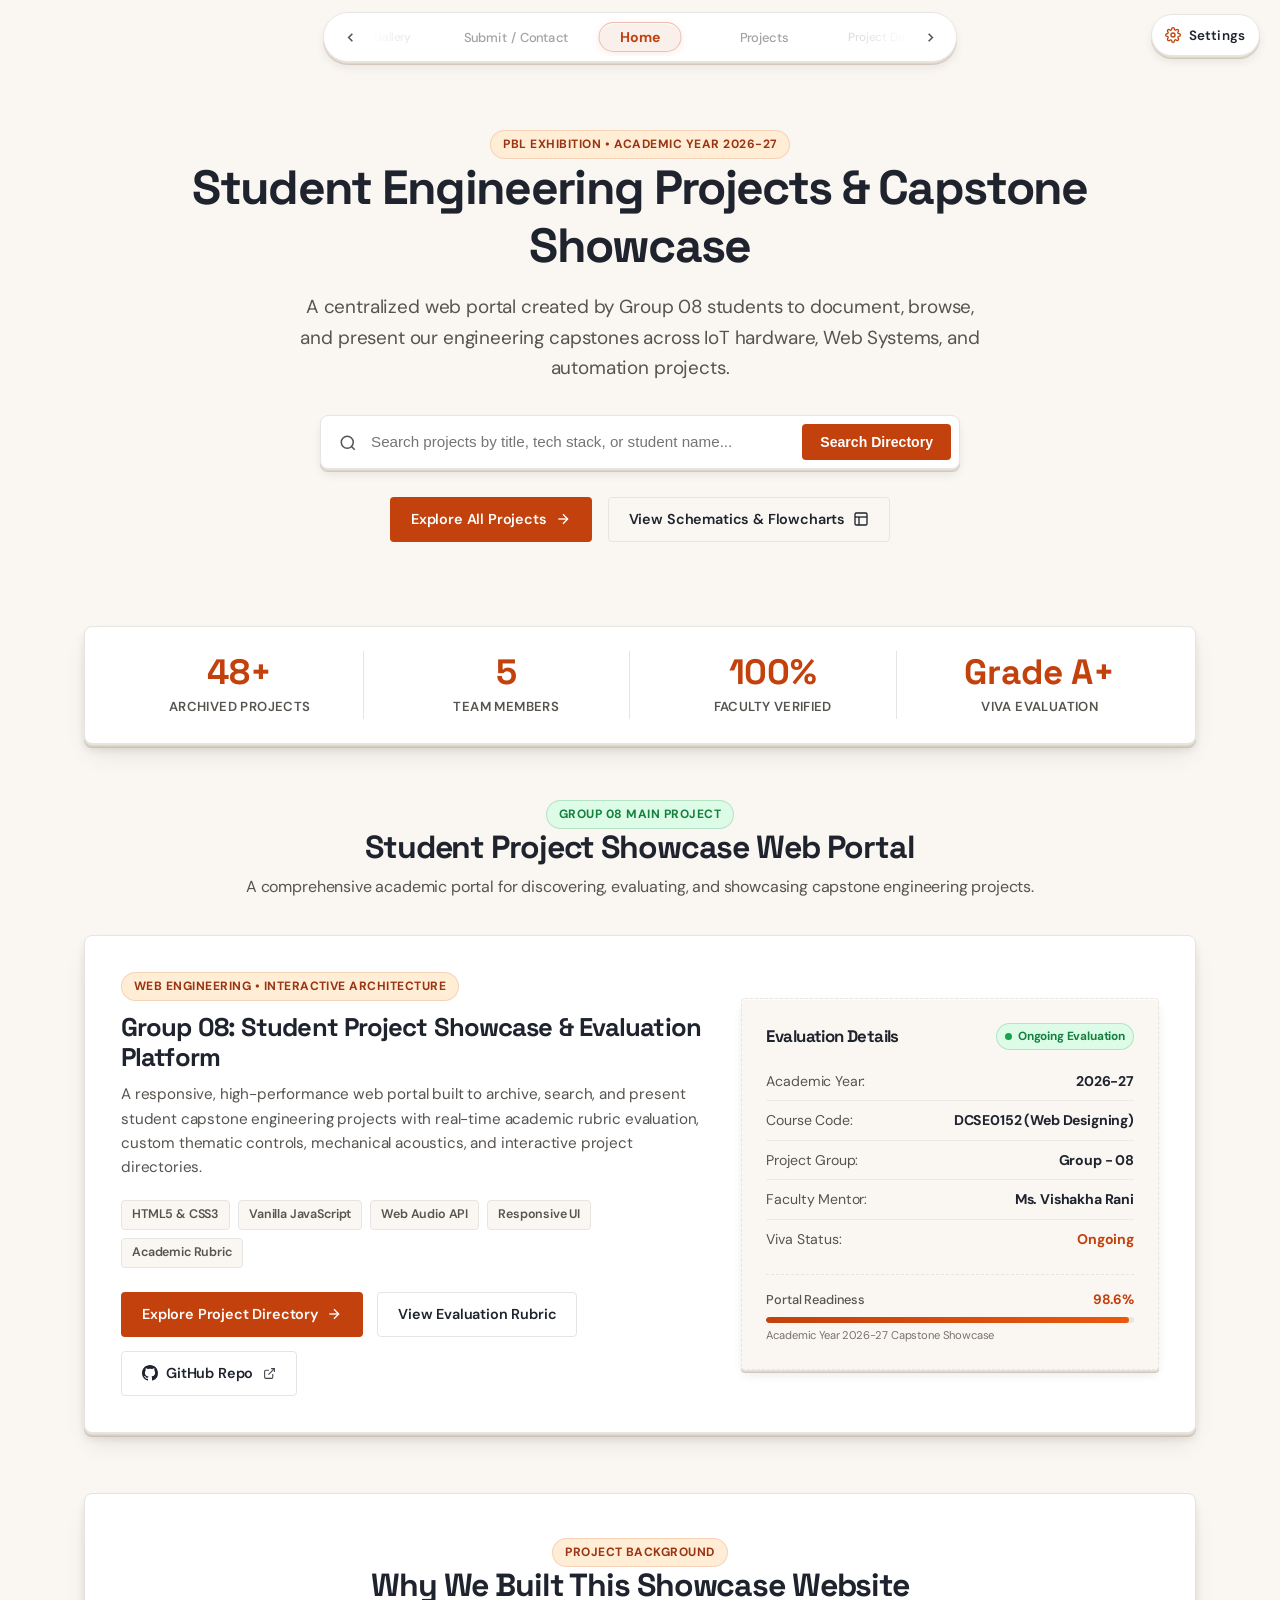
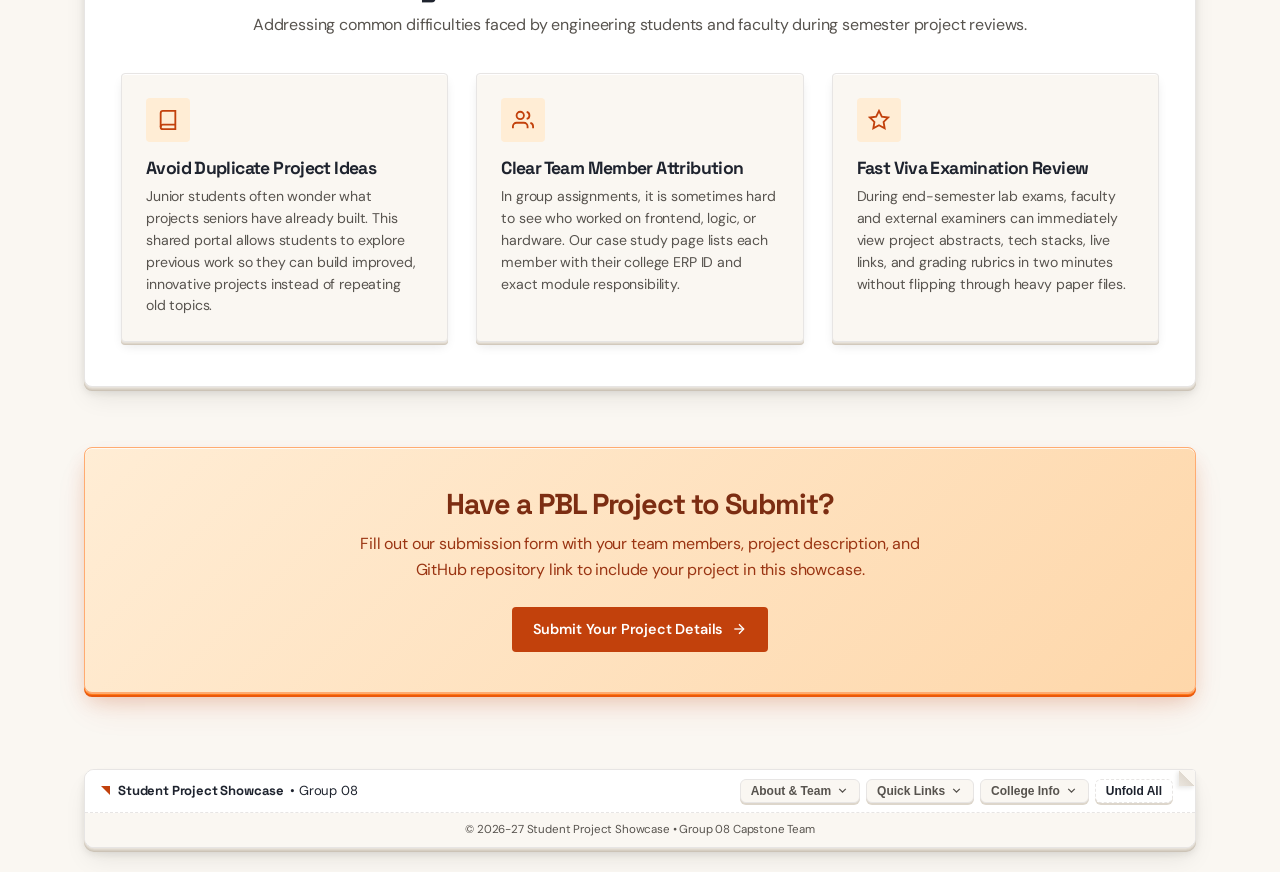
<file: index.html>
<!DOCTYPE html>
<html lang="en">
<head>
  <script>
    (function () {
      try {
        var theme = localStorage.getItem("site_theme") || "light";
        if (theme === "dark") {
          document.documentElement.setAttribute("data-theme", "dark");
        } else {
          document.documentElement.removeAttribute("data-theme");
        }
        var fontSize = localStorage.getItem("site_font_size");
        if (fontSize && fontSize !== "16") {
          document.documentElement.setAttribute("data-font-size", fontSize);
          document.documentElement.style.fontSize = fontSize + "px";
        }
        var fontPreset = localStorage.getItem("site_font_preset");
        if (fontPreset && fontPreset !== "architectural-lab") {
          document.documentElement.setAttribute("data-font-preset", fontPreset);
        }
      } catch (e) {}
    })();
  </script>
  <meta charset="UTF-8" />
  <meta name="viewport" content="width=device-width, initial-scale=1.0" />
  <title>Student Project Showcase | NIET Capstone Portal</title>
  <!-- Google Fonts: The Architectural Hardware Lab (Space Grotesk + DM Sans + Space Mono) -->
  <link rel="preconnect" href="https://fonts.googleapis.com" />
  <link rel="preconnect" href="https://fonts.gstatic.com" crossorigin />
  <link href="https://fonts.googleapis.com/css2?family=DM+Sans:ital,opsz,wght@0,9..40,400..700;1,9..40,400..700&family=Space+Grotesk:wght@400..700&family=Space+Mono:ital,wght@0,400;0,700;1,400;1,700&display=swap" rel="stylesheet" />
  <link rel="stylesheet" href="css/global.css" />
  <link rel="stylesheet" href="css/home.css" />
</head>
<body>
  <!-- Floating Navigation Bar (Pure Slider Feature Only) -->
  <header class="site-header">
    <div class="navbar">
      <!-- Mobile Bar Header (Shown only on small screens) -->
      <div class="mobile-nav-bar">
        <span class="mobile-current-page" id="mobileCurrentPage">Home</span>
        <button class="mobile-toggle" id="mobileNavToggle" aria-label="Toggle Navigation Menu" aria-expanded="false">
          <svg class="svg-icon" viewBox="0 0 24 24" width="20" height="20" fill="none" stroke="currentColor" stroke-width="2">
            <line x1="3" y1="12" x2="21" y2="12"></line>
            <line x1="3" y1="6" x2="21" y2="6"></line>
            <line x1="3" y1="18" x2="21" y2="18"></line>
          </svg>
        </button>
      </div>

      <!-- Pure Slider Navigation -->
      <nav class="nav-slider-nav" id="navSliderNav">
        <div class="mobile-slider-hint" aria-hidden="true">
          <span>Slide or tap to switch page</span>
        </div>

        <div class="nav-slider-container" id="navSliderContainer">
          <!-- Previous Page Button -->
          <button type="button" class="nav-arrow nav-arrow-prev" id="navSliderPrev" aria-label="Previous Page">
            <svg class="svg-icon" viewBox="0 0 24 24" width="15" height="15" fill="none" stroke="currentColor" stroke-width="2.5">
              <polyline points="15 18 9 12 15 6"></polyline>
            </svg>
          </button>

          <!-- Slider Viewport Window -->
          <div class="nav-slider-viewport" id="navSliderViewport" tabindex="0" aria-label="Page Slider Navigation">
            <div class="nav-slider-center-pill" id="navSliderCenterPill" aria-hidden="true"></div>

            <div class="nav-slider-track" id="navSliderTrack">
              <a href="index.html" class="nav-slider-item" data-index="0" data-page="index.html" draggable="false">Home</a>
              <a href="projects.html" class="nav-slider-item" data-index="1" data-page="projects.html" draggable="false">Projects</a>
              <a href="project-details.html" class="nav-slider-item" data-index="2" data-page="project-details.html" draggable="false">Project Details</a>
              <a href="gallery.html" class="nav-slider-item" data-index="3" data-page="gallery.html" draggable="false">Gallery</a>
              <a href="contact.html" class="nav-slider-item" data-index="4" data-page="contact.html" draggable="false">Submit / Contact</a>
            </div>
          </div>

          <!-- Next Page Button -->
          <button type="button" class="nav-arrow nav-arrow-next" id="navSliderNext" aria-label="Next Page">
            <svg class="svg-icon" viewBox="0 0 24 24" width="15" height="15" fill="none" stroke="currentColor" stroke-width="2.5">
              <polyline points="9 18 15 12 9 6"></polyline>
            </svg>
          </button>
        </div>

        <!-- Mobile Drawer Academic Metadata Card (Visible only inside mobile hamburger) -->
        <div class="mobile-drawer-academic-card" aria-label="Academic Information">
          <div class="drawer-academic-header">
            <div class="drawer-brand-wrap">
              <div class="drawer-brand-seal" aria-hidden="true">E</div>
              <span class="drawer-brand-title">Student Showcase</span>
            </div>
            <span class="drawer-badge-live">AY 2026-27 ONGOING</span>
          </div>

          <div class="drawer-chips-cluster">
            <div class="drawer-chip-item">
              <svg class="svg-icon" viewBox="0 0 24 24" width="13" height="13" fill="none" stroke="currentColor" stroke-width="2.2">
                <path d="M12 2L2 7l10 5 10-5-10-5z"></path>
                <path d="M2 17l10 5 10-5"></path>
                <path d="M2 12l10 5 10-5"></path>
              </svg>
              <div class="drawer-chip-text">
                <span><strong>NIET</strong> Greater Noida</span>
                <span class="drawer-chip-sub" style="color:var(--text-muted);">&bull; Autonomous</span>
              </div>
            </div>

            <div class="drawer-chip-item">
              <svg class="svg-icon" viewBox="0 0 24 24" width="13" height="13" fill="none" stroke="currentColor" stroke-width="2.2">
                <polyline points="16 18 22 12 16 6"></polyline>
                <polyline points="8 6 2 12 8 18"></polyline>
              </svg>
              <div class="drawer-chip-text">
                <code>DCSE0152</code>
                <span class="drawer-chip-sub" style="color:var(--text-muted);">&bull; Web Designing</span>
              </div>
            </div>

            <div class="drawer-chip-item">
              <svg class="svg-icon" viewBox="0 0 24 24" width="13" height="13" fill="none" stroke="currentColor" stroke-width="2.2">
                <path d="M12 22s8-4 8-10V5l-8-3-8 3v7c0 6 8 10 8 10z"></path>
                <polyline points="9 12 11 14 15 10"></polyline>
              </svg>
              <div class="drawer-chip-text">
                <span><strong>Ms. Vishakha Rani</strong></span>
                <span class="drawer-chip-sub" style="color:var(--text-muted);">&bull; Faculty Mentor</span>
              </div>
            </div>

            <div class="drawer-chip-item">
              <svg class="svg-icon" viewBox="0 0 24 24" width="13" height="13" fill="none" stroke="currentColor" stroke-width="2.2">
                <path d="M17 21v-2a4 4 0 0 0-4-4H5a4 4 0 0 0-4 4v2"></path>
                <circle cx="9" cy="7" r="4"></circle>
                <path d="M23 21v-2a4 4 0 0 0-3-3.87"></path>
                <path d="M16 3.13a4 4 0 0 1 0 7.75"></path>
              </svg>
              <div class="drawer-chip-text">
                <span><strong>Group 08</strong></span>
                <span class="drawer-chip-sub" style="color:var(--text-muted);">&bull; Capstone Cohort</span>
              </div>
            </div>
          </div>
        </div>
      </nav>
    </div>
  </header>

  <main class="container">
    <!-- Hero Section -->
    <section class="home-hero">
      <span class="pill-badge">PBL Exhibition &bull; Academic Year 2026-27</span>
      <h1>Student Engineering Projects &amp; Capstone Showcase</h1>
      <p class="lead">
        A centralized web portal created by Group 08 students to document, browse, and present our 
        engineering capstones across IoT hardware, Web Systems, and automation projects.
      </p>

      <!-- Search Bar -->
      <div class="hero-search-container">
        <span class="hero-search-icon">
          <svg class="svg-icon" viewBox="0 0 24 24" width="18" height="18" fill="none" stroke="currentColor" stroke-width="2">
            <circle cx="11" cy="11" r="8"></circle>
            <line x1="21" y1="21" x2="16.65" y2="16.65"></line>
          </svg>
        </span>
        <input type="text" id="heroSearchInput" class="hero-search-input" placeholder="Search projects by title, tech stack, or student name..." />
        <button id="heroSearchBtn" class="hero-search-btn">Search Directory</button>
      </div>

      <div class="hero-actions">
        <a href="projects.html" class="btn btn-primary">
          Explore All Projects
          <svg class="svg-icon" viewBox="0 0 24 24" width="16" height="16" fill="none" stroke="currentColor" stroke-width="2">
            <line x1="5" y1="12" x2="19" y2="12"></line>
            <polyline points="12 5 19 12 12 19"></polyline>
          </svg>
        </a>
        <a href="gallery.html" class="btn btn-outline">
          View Schematics &amp; Flowcharts
          <svg class="svg-icon" viewBox="0 0 24 24" width="16" height="16" fill="none" stroke="currentColor" stroke-width="2">
            <rect x="3" y="3" width="18" height="18" rx="2" ry="2"></rect>
            <line x1="3" y1="9" x2="21" y2="9"></line>
            <line x1="9" y1="21" x2="9" y2="9"></line>
          </svg>
        </a>
      </div>
    </section>

    <!-- Key Statistics -->
    <section class="metrics-strip">
      <div class="metric-item">
        <div class="metric-number">48+</div>
        <div class="metric-label">Archived Projects</div>
      </div>
      <div class="metric-item">
        <div class="metric-number">5</div>
        <div class="metric-label">Team Members</div>
      </div>
      <div class="metric-item">
        <div class="metric-number">100%</div>
        <div class="metric-label">Faculty Verified</div>
      </div>
      <div class="metric-item">
        <div class="metric-number">Grade A+</div>
        <div class="metric-label">Viva Evaluation</div>
      </div>
    </section>

    <!-- Featured Group 08 Capstone Project: Student Project Showcase Web Portal -->
    <section>
      <div class="section-title-wrap">
        <span class="pill-badge pill-success">Group 08 Main Project</span>
        <h2 class="section-title">Student Project Showcase Web Portal</h2>
        <p class="section-subtitle">A comprehensive academic portal for discovering, evaluating, and showcasing capstone engineering projects.</p>
      </div>

      <article class="featured-capstone-card">
        <div class="featured-content">
          <span class="pill-badge">Web Engineering &bull; Interactive Architecture</span>
          <h3>Group 08: Student Project Showcase &amp; Evaluation Platform</h3>
          <p>
            A responsive, high-performance web portal built to archive, search, and present student capstone engineering projects with real-time academic rubric evaluation, custom thematic controls, mechanical acoustics, and interactive project directories.
          </p>

          <div class="featured-tech-row">
            <span class="featured-tech-pill">HTML5 &amp; CSS3</span>
            <span class="featured-tech-pill">Vanilla JavaScript</span>
            <span class="featured-tech-pill">Web Audio API</span>
            <span class="featured-tech-pill">Responsive UI</span>
            <span class="featured-tech-pill">Academic Rubric</span>
          </div>

          <div style="display: flex; gap: 14px; flex-wrap: wrap;">
            <a href="projects.html" class="btn btn-primary">
              Explore Project Directory
              <svg class="svg-icon" viewBox="0 0 24 24" width="16" height="16" fill="none" stroke="currentColor" stroke-width="2">
                <line x1="5" y1="12" x2="19" y2="12"></line>
                <polyline points="12 5 19 12 12 19"></polyline>
              </svg>
            </a>
            <a href="project-details.html#tab-rubric" class="btn btn-outline">
              View Evaluation Rubric
            </a>
            <a href="https://github.com/Pcwhat/student-project" target="_blank" rel="noopener noreferrer" class="btn btn-outline" id="heroGithubBtn">
              <svg class="svg-icon" viewBox="0 0 24 24" width="16" height="16" fill="currentColor">
                <path d="M12 0C5.37 0 0 5.37 0 12c0 5.31 3.435 9.795 8.205 11.385.6.105.825-.255.825-.57 0-.285-.015-1.23-.015-2.235-3.015.555-3.795-.735-4.035-1.41-.135-.345-.72-1.41-1.23-1.695-.42-.225-1.02-.78-.015-.795.945-.015 1.62.87 1.845 1.23 1.08 1.815 2.805 1.305 3.495.99.105-.78.42-1.305.765-1.605-2.67-.3-5.46-1.335-5.46-5.925 0-1.305.465-2.385 1.23-3.225-.12-.3-.54-1.53.12-3.18 0 0 1.005-.315 3.3 1.23.96-.27 1.98-.405 3-.405s2.04.135 3 .405c2.295-1.56 3.3-1.23 3.3-1.23.66 1.65.24 2.88.12 3.18.765.84 1.23 1.905 1.23 3.225 0 4.605-2.805 5.625-5.475 5.925.435.375.81 1.095.81 2.22 0 1.605-.015 2.895-.015 3.3 0 .315.225.69.825.57A12.02 12.02 0 0 0 24 12c0-6.63-5.37-12-12-12z"/>
              </svg>
              GitHub Repo
              <svg class="svg-icon" viewBox="0 0 24 24" width="13" height="13" fill="none" stroke="currentColor" stroke-width="2" style="opacity:0.85; margin-left:2px;">
                <path d="M18 13v6a2 2 0 0 1-2 2H5a2 2 0 0 1-2-2V8a2 2 0 0 1 2-2h6"></path>
                <polyline points="15 3 21 3 21 9"></polyline>
                <line x1="10" y1="14" x2="21" y2="3"></line>
              </svg>
            </a>
          </div>
        </div>

        <aside class="featured-meta-card">
          <div class="meta-card-header">
            <h4 style="font-size: 1.05rem; font-family: var(--font-serif); margin-bottom: 0;">Evaluation Details</h4>
            <span class="live-status-pill"><span class="pulse-dot"></span> Ongoing Evaluation</span>
          </div>
          <ul class="meta-spec-list">
            <li>
              <span style="color:var(--text-secondary);">Academic Year:</span>
              <strong>2026-27</strong>
            </li>
            <li>
              <span style="color:var(--text-secondary);">Course Code:</span>
              <strong>DCSE0152 (Web Designing)</strong>
            </li>
            <li>
              <span style="color:var(--text-secondary);">Project Group:</span>
              <strong>Group - 08</strong>
            </li>
            <li>
              <span style="color:var(--text-secondary);">Faculty Mentor:</span>
              <strong>Ms. Vishakha Rani</strong>
            </li>
            <li>
              <span style="color:var(--text-secondary);">Viva Status:</span>
              <span style="color: var(--accent); font-weight: 700;">Ongoing</span>
            </li>
          </ul>

          <!-- Mini live telemetry meter -->
          <div class="live-telemetry-box">
            <div class="telemetry-row">
              <span class="telemetry-label">Portal Readiness</span>
              <span class="telemetry-val">98.6%</span>
            </div>
            <div class="telemetry-track">
              <div class="telemetry-bar" style="width: 98.6%;"></div>
            </div>
            <span class="telemetry-subtext">Academic Year 2026-27 Capstone Showcase</span>
          </div>
        </aside>
      </article>
    </section>

    <!-- Why We Built This Website -->
    <section class="problems-section">
      <div class="section-title-wrap">
        <span class="pill-badge">Project Background</span>
        <h2 class="section-title">Why We Built This Showcase Website</h2>
        <p class="section-subtitle">Addressing common difficulties faced by engineering students and faculty during semester project reviews.</p>
      </div>

      <div class="problems-grid">
        <div class="problem-card">
          <div class="problem-card-icon">
            <svg class="svg-icon" viewBox="0 0 24 24" width="22" height="22" fill="none" stroke="currentColor" stroke-width="2">
              <path d="M4 19.5A2.5 2.5 0 0 1 6.5 17H20"></path>
              <path d="M6.5 2H20v20H6.5A2.5 2.5 0 0 1 4 19.5v-15A2.5 2.5 0 0 1 6.5 2z"></path>
            </svg>
          </div>
          <h4>Avoid Duplicate Project Ideas</h4>
          <p>Junior students often wonder what projects seniors have already built. This shared portal allows students to explore previous work so they can build improved, innovative projects instead of repeating old topics.</p>
        </div>

        <div class="problem-card">
          <div class="problem-card-icon">
            <svg class="svg-icon" viewBox="0 0 24 24" width="22" height="22" fill="none" stroke="currentColor" stroke-width="2">
              <path d="M17 21v-2a4 4 0 0 0-4-4H5a4 4 0 0 0-4 4v2"></path>
              <circle cx="9" cy="7" r="4"></circle>
              <path d="M23 21v-2a4 4 0 0 0-3-3.87"></path>
              <path d="M16 3.13a4 4 0 0 1 0 7.75"></path>
            </svg>
          </div>
          <h4>Clear Team Member Attribution</h4>
          <p>In group assignments, it is sometimes hard to see who worked on frontend, logic, or hardware. Our case study page lists each member with their college ERP ID and exact module responsibility.</p>
        </div>

        <div class="problem-card">
          <div class="problem-card-icon">
            <svg class="svg-icon" viewBox="0 0 24 24" width="22" height="22" fill="none" stroke="currentColor" stroke-width="2">
              <polygon points="12 2 15.09 8.26 22 9.27 17 14.14 18.18 21.02 12 17.77 5.82 21.02 7 14.14 2 9.27 8.91 8.26 12 2"></polygon>
            </svg>
          </div>
          <h4>Fast Viva Examination Review</h4>
          <p>During end-semester lab exams, faculty and external examiners can immediately view project abstracts, tech stacks, live links, and grading rubrics in two minutes without flipping through heavy paper files.</p>
        </div>
      </div>
    </section>

    <!-- Submission Call to Action -->
    <section class="cta-banner">
      <h3>Have a PBL Project to Submit?</h3>
      <p>Fill out our submission form with your team members, project description, and GitHub repository link to include your project in this showcase.</p>
      <a href="contact.html" class="btn btn-primary" style="background-color: var(--accent); color: #fff;">
        Submit Your Project Details
        <svg class="svg-icon" viewBox="0 0 24 24" width="16" height="16" fill="none" stroke="currentColor" stroke-width="2">
          <line x1="5" y1="12" x2="19" y2="12"></line>
          <polyline points="12 5 19 12 12 19"></polyline>
        </svg>
      </a>
    </section>
  </main>

  <!-- Compact 3D Origami-Folded Footer -->
  <footer class="site-footer origami-footer" id="origamiFooter">
    <div class="origami-shell">
      <div class="origami-bar">
        <div class="origami-brand-mini">
          <span class="origami-crease-mark" aria-hidden="true"></span>
          <span class="origami-title"><strong>Student Project Showcase</strong> &bull; Group 08</span>
        </div>

        <div class="origami-flaps" role="tablist" aria-label="Footer Information Flaps">
          <button type="button" class="origami-flap-btn" data-flap="about" aria-expanded="false">
            <span>About &amp; Team</span>
            <svg class="svg-icon flap-chevron" viewBox="0 0 24 24" width="13" height="13" fill="none" stroke="currentColor" stroke-width="2.5">
              <polyline points="6 9 12 15 18 9"></polyline>
            </svg>
          </button>

          <button type="button" class="origami-flap-btn" data-flap="links" aria-expanded="false">
            <span>Quick Links</span>
            <svg class="svg-icon flap-chevron" viewBox="0 0 24 24" width="13" height="13" fill="none" stroke="currentColor" stroke-width="2.5">
              <polyline points="6 9 12 15 18 9"></polyline>
            </svg>
          </button>

          <button type="button" class="origami-flap-btn" data-flap="college" aria-expanded="false">
            <span>College Info</span>
            <svg class="svg-icon flap-chevron" viewBox="0 0 24 24" width="13" height="13" fill="none" stroke="currentColor" stroke-width="2.5">
              <polyline points="6 9 12 15 18 9"></polyline>
            </svg>
          </button>

          <button type="button" class="origami-flap-btn origami-unfold-all" data-flap="all" aria-expanded="false" title="Unfold all origami panels">
            <span>Unfold All</span>
          </button>
        </div>
      </div>

      <div class="origami-stage">
        <div class="origami-panel" data-panel="about">
          <div class="origami-panel-inner">
            <div class="origami-panel-tag">01 / Project &amp; Team</div>
            <p class="origami-desc">
              A Web Designing (DCSE0152) Capstone Project developed by Group 08 students, Department of Computer Science &amp; Engineering (IoT), NIET Greater Noida.
            </p>
            <div class="origami-team-chips">
              <span class="origami-chip-label">Team:</span>
              <span class="origami-chip">Ashish Ranjan</span>
              <span class="origami-chip">Ashish Prajapati</span>
              <span class="origami-chip">Arunima Bhardwaj</span>
              <span class="origami-chip">Aryan</span>
              <span class="origami-chip">Ashmit Tiwari</span>
            </div>
          </div>
        </div>

        <div class="origami-panel" data-panel="links">
          <div class="origami-panel-inner">
            <div class="origami-panel-tag">02 / Quick Links</div>
            <ul class="origami-links-row">
              <li><a href="index.html">Home</a></li>
              <li><a href="projects.html">Project Directory</a></li>
              <li><a href="project-details.html">Case Study &amp; Rubric</a></li>
              <li><a href="gallery.html">Circuit Schematics</a></li>
              <li><a href="contact.html">Submit Project</a></li>
            </ul>
          </div>
        </div>

        <div class="origami-panel" data-panel="college">
          <div class="origami-panel-inner">
            <div class="origami-panel-tag">03 / College Information</div>
            <div class="origami-meta-grid">
              <div class="origami-meta-cell">
                <span>Course</span>
                <strong>DCSE0152 (Web Designing)</strong>
              </div>
              <div class="origami-meta-cell">
                <span>Faculty Mentor</span>
                <strong>Ms. Vishakha Rani</strong>
              </div>
              <div class="origami-meta-cell">
                <span>Institution</span>
                <strong>Noida Institute of Engineering &amp; Technology, Knowledge Park II, Greater Noida</strong>
              </div>
            </div>
          </div>
        </div>
      </div>

      <div class="origami-bottom-strip">
        <span>&copy; 2026-27 Student Project Showcase &bull; Group 08 Capstone Team</span>
      </div>
    </div>
  </footer>

  <script src="js/main.js"></script>
  <script src="js/home.js"></script>
</body>
</html>
</file>
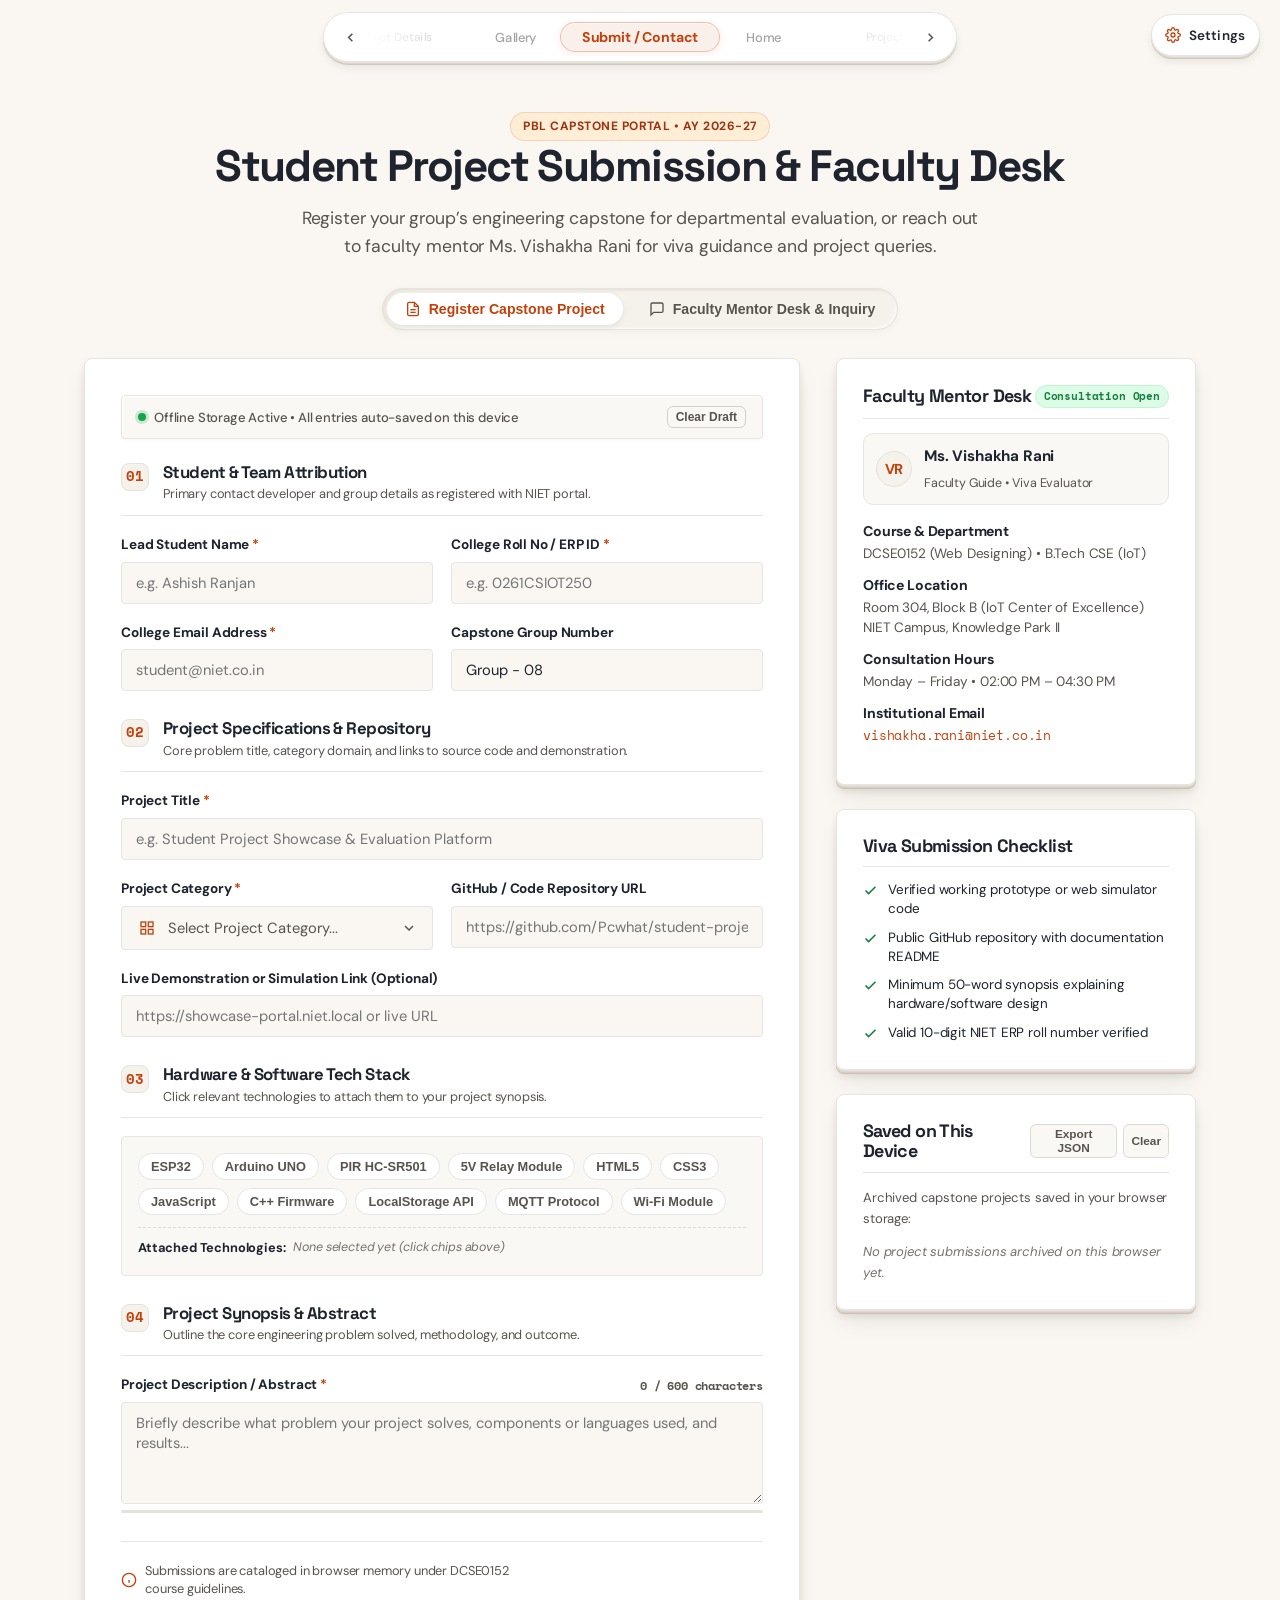
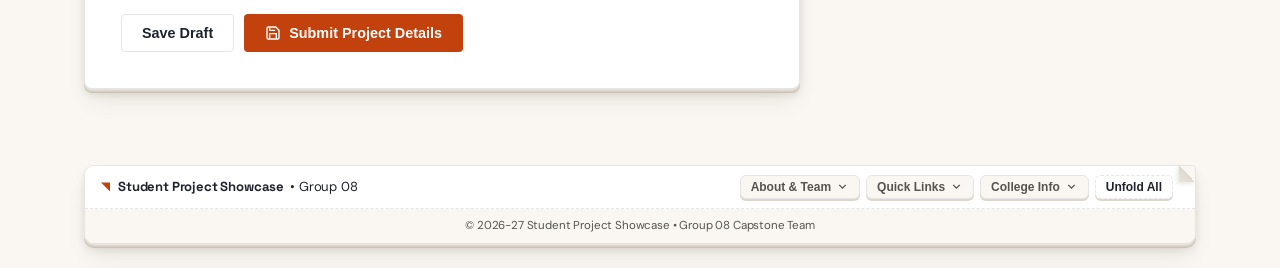
<file: contact.html>
<!DOCTYPE html>
<html lang="en">
<head>
  <script>
    (function () {
      try {
        var theme = localStorage.getItem("site_theme") || "light";
        if (theme === "dark") {
          document.documentElement.setAttribute("data-theme", "dark");
        } else {
          document.documentElement.removeAttribute("data-theme");
        }
        var fontSize = localStorage.getItem("site_font_size");
        if (fontSize && fontSize !== "16") {
          document.documentElement.setAttribute("data-font-size", fontSize);
          document.documentElement.style.fontSize = fontSize + "px";
        }
        var fontPreset = localStorage.getItem("site_font_preset");
        if (fontPreset && fontPreset !== "architectural-lab") {
          document.documentElement.setAttribute("data-font-preset", fontPreset);
        }
      } catch (e) {}
    })();
  </script>
  <meta charset="UTF-8" />
  <meta name="viewport" content="width=device-width, initial-scale=1.0" />
  <title>Submit Project | Student Project Showcase</title>
  <!-- Google Fonts: The Architectural Hardware Lab (Space Grotesk + DM Sans + Space Mono) -->
  <link rel="preconnect" href="https://fonts.googleapis.com" />
  <link rel="preconnect" href="https://fonts.gstatic.com" crossorigin />
  <link href="https://fonts.googleapis.com/css2?family=DM+Sans:ital,opsz,wght@0,9..40,400..700;1,9..40,400..700&family=Space+Grotesk:wght@400..700&family=Space+Mono:ital,wght@0,400;0,700;1,400;1,700&display=swap" rel="stylesheet" />
  <link rel="stylesheet" href="css/global.css" />
  <link rel="stylesheet" href="css/contact.css" />
</head>
<body>
  <!-- Floating Navigation Bar (Pure Slider Feature Only) -->
  <header class="site-header">
    <div class="navbar">
      <!-- Mobile Bar Header (Shown only on small screens) -->
      <div class="mobile-nav-bar">
        <span class="mobile-current-page" id="mobileCurrentPage">Submit / Contact</span>
        <button class="mobile-toggle" id="mobileNavToggle" aria-label="Toggle Navigation Menu" aria-expanded="false">
          <svg class="svg-icon" viewBox="0 0 24 24" width="20" height="20" fill="none" stroke="currentColor" stroke-width="2">
            <line x1="3" y1="12" x2="21" y2="12"></line>
            <line x1="3" y1="6" x2="21" y2="6"></line>
            <line x1="3" y1="18" x2="21" y2="18"></line>
          </svg>
        </button>
      </div>

      <!-- Pure Slider Navigation -->
      <nav class="nav-slider-nav" id="navSliderNav">
        <div class="mobile-slider-hint" aria-hidden="true">
          <span>Slide or tap to switch page</span>
        </div>

        <div class="nav-slider-container" id="navSliderContainer">
          <!-- Previous Page Button -->
          <button type="button" class="nav-arrow nav-arrow-prev" id="navSliderPrev" aria-label="Previous Page">
            <svg class="svg-icon" viewBox="0 0 24 24" width="15" height="15" fill="none" stroke="currentColor" stroke-width="2.5">
              <polyline points="15 18 9 12 15 6"></polyline>
            </svg>
          </button>

          <!-- Slider Viewport Window -->
          <div class="nav-slider-viewport" id="navSliderViewport" tabindex="0" aria-label="Page Slider Navigation">
            <div class="nav-slider-center-pill" id="navSliderCenterPill" aria-hidden="true"></div>

            <div class="nav-slider-track" id="navSliderTrack">
              <a href="index.html" class="nav-slider-item" data-index="0" data-page="index.html" draggable="false">Home</a>
              <a href="projects.html" class="nav-slider-item" data-index="1" data-page="projects.html" draggable="false">Projects</a>
              <a href="project-details.html" class="nav-slider-item" data-index="2" data-page="project-details.html" draggable="false">Project Details</a>
              <a href="gallery.html" class="nav-slider-item" data-index="3" data-page="gallery.html" draggable="false">Gallery</a>
              <a href="contact.html" class="nav-slider-item" data-index="4" data-page="contact.html" draggable="false">Submit / Contact</a>
            </div>
          </div>

          <!-- Next Page Button -->
          <button type="button" class="nav-arrow nav-arrow-next" id="navSliderNext" aria-label="Next Page">
            <svg class="svg-icon" viewBox="0 0 24 24" width="15" height="15" fill="none" stroke="currentColor" stroke-width="2.5">
              <polyline points="9 18 15 12 9 6"></polyline>
            </svg>
          </button>
        </div>

        <!-- Mobile Drawer Academic Metadata Card (Visible only inside mobile hamburger) -->
        <div class="mobile-drawer-academic-card" aria-label="Academic Information">
          <div class="drawer-academic-header">
            <div class="drawer-brand-wrap">
              <div class="drawer-brand-seal" aria-hidden="true">E</div>
              <span class="drawer-brand-title">Student Showcase</span>
            </div>
            <span class="drawer-badge-live">AY 2026-27 ONGOING</span>
          </div>

          <div class="drawer-chips-cluster">
            <div class="drawer-chip-item">
              <svg class="svg-icon" viewBox="0 0 24 24" width="13" height="13" fill="none" stroke="currentColor" stroke-width="2.2">
                <path d="M12 2L2 7l10 5 10-5-10-5z"></path>
                <path d="M2 17l10 5 10-5"></path>
                <path d="M2 12l10 5 10-5"></path>
              </svg>
              <div class="drawer-chip-text">
                <span><strong>NIET</strong> Greater Noida</span>
                <span class="drawer-chip-sub" style="color:var(--text-muted);">&bull; Autonomous</span>
              </div>
            </div>

            <div class="drawer-chip-item">
              <svg class="svg-icon" viewBox="0 0 24 24" width="13" height="13" fill="none" stroke="currentColor" stroke-width="2.2">
                <polyline points="16 18 22 12 16 6"></polyline>
                <polyline points="8 6 2 12 8 18"></polyline>
              </svg>
              <div class="drawer-chip-text">
                <code>DCSE0152</code>
                <span class="drawer-chip-sub" style="color:var(--text-muted);">&bull; Web Designing</span>
              </div>
            </div>

            <div class="drawer-chip-item">
              <svg class="svg-icon" viewBox="0 0 24 24" width="13" height="13" fill="none" stroke="currentColor" stroke-width="2.2">
                <path d="M12 22s8-4 8-10V5l-8-3-8 3v7c0 6 8 10 8 10z"></path>
                <polyline points="9 12 11 14 15 10"></polyline>
              </svg>
              <div class="drawer-chip-text">
                <span><strong>Ms. Vishakha Rani</strong></span>
                <span class="drawer-chip-sub" style="color:var(--text-muted);">&bull; Faculty Mentor</span>
              </div>
            </div>

            <div class="drawer-chip-item">
              <svg class="svg-icon" viewBox="0 0 24 24" width="13" height="13" fill="none" stroke="currentColor" stroke-width="2.2">
                <path d="M17 21v-2a4 4 0 0 0-4-4H5a4 4 0 0 0-4 4v2"></path>
                <circle cx="9" cy="7" r="4"></circle>
                <path d="M23 21v-2a4 4 0 0 0-3-3.87"></path>
                <path d="M16 3.13a4 4 0 0 1 0 7.75"></path>
              </svg>
              <div class="drawer-chip-text">
                <span><strong>Group 08</strong></span>
                <span class="drawer-chip-sub" style="color:var(--text-muted);">&bull; Capstone Cohort</span>
              </div>
            </div>
          </div>
        </div>
      </nav>
    </div>
  </header>

  <main class="container">
    <section class="contact-hero">
      <span class="pill-badge">PBL Capstone Portal &bull; AY 2026-27</span>
      <h1>Student Project Submission &amp; Faculty Desk</h1>
      <p>Register your group&rsquo;s engineering capstone for departmental evaluation, or reach out to faculty mentor Ms. Vishakha Rani for viva guidance and project queries.</p>

      <!-- Interactive Mode Switcher -->
      <div class="contact-mode-switcher" role="tablist" aria-label="Submission or Inquiry Mode">
        <button type="button" class="mode-switch-btn active" id="modeBtnProject" data-mode="project" role="tab" aria-selected="true">
          <svg class="svg-icon" viewBox="0 0 24 24" width="16" height="16" fill="none" stroke="currentColor" stroke-width="2">
            <path d="M14 2H6a2 2 0 0 0-2 2v16a2 2 0 0 0 2 2h12a2 2 0 0 0 2-2V8z"></path>
            <polyline points="14 2 14 8 20 8"></polyline>
            <line x1="16" y1="13" x2="8" y2="13"></line>
            <line x1="16" y1="17" x2="8" y2="17"></line>
          </svg>
          Register Capstone Project
        </button>
        <button type="button" class="mode-switch-btn" id="modeBtnQuery" data-mode="query" role="tab" aria-selected="false">
          <svg class="svg-icon" viewBox="0 0 24 24" width="16" height="16" fill="none" stroke="currentColor" stroke-width="2">
            <path d="M21 15a2 2 0 0 1-2 2H7l-4 4V5a2 2 0 0 1 2-2h14a2 2 0 0 1 2 2z"></path>
          </svg>
          Faculty Mentor Desk &amp; Inquiry
        </button>
      </div>
    </section>

    <div class="contact-layout">
      <!-- Main Content Form Section -->
      <section class="form-card">
        <!-- Unified Academic Draft & Storage Notice -->
        <div class="draft-sync-bar" id="draftSyncBar">
          <div class="draft-sync-left">
            <span class="draft-live-dot" aria-hidden="true"></span>
            <span class="draft-status-text" id="draftStatusText">Offline Storage Active &bull; All entries auto-saved on this device</span>
          </div>
          <button type="button" class="draft-clear-btn" id="draftClearBtn" title="Clear current draft">
            Clear Draft
          </button>
        </div>

        <!-- Success Toast Alert for Project Submission -->
        <div class="alert-box" id="submissionSuccessAlert" role="alert">
          <svg class="svg-icon alert-icon" viewBox="0 0 24 24" width="22" height="22" fill="none" stroke="currentColor" stroke-width="2.5">
            <polyline points="20 6 9 17 4 12"></polyline>
          </svg>
          <div class="alert-content">
            <strong class="alert-title">Project Submitted Successfully!</strong>
            <span class="alert-desc">Your project &ldquo;<span id="submittedProjectTitle"></span>&rdquo; has been registered and archived into local browser storage.</span>
            <div class="alert-actions">
              <span class="alert-ref-pill" id="submittedProjectRef">ID: PRJ-LIVE</span>
              <a href="projects.html" class="alert-link-btn">View Projects Directory &rarr;</a>
            </div>
          </div>
        </div>

        <!-- Success Toast Alert for Mentor Inquiry -->
        <div class="alert-box" id="inquirySuccessAlert" role="alert">
          <svg class="svg-icon alert-icon" viewBox="0 0 24 24" width="22" height="22" fill="none" stroke="currentColor" stroke-width="2.5">
            <polyline points="20 6 9 17 4 12"></polyline>
          </svg>
          <div class="alert-content">
            <strong class="alert-title">Inquiry Dispatched to Mentor Desk!</strong>
            <span class="alert-desc">Your query regarding &ldquo;<span id="submittedQuerySubject"></span>&rdquo; has been logged. Ms. Vishakha Rani can review it during lab consultation hours.</span>
          </div>
        </div>

        <!-- Form 1: Capstone Project Submission -->
        <form id="capstoneSubmissionForm" class="contact-active-form" novalidate>
          <!-- Section 1: Team Attribution -->
          <div class="form-section-header">
            <span class="section-step-num">01</span>
            <div class="section-step-text">
              <h3>Student &amp; Team Attribution</h3>
              <p>Primary contact developer and group details as registered with NIET portal.</p>
            </div>
          </div>

          <div class="form-grid-inner">
            <!-- Student Name -->
            <div class="form-group">
              <label class="form-label" for="studentName">
                <span>Lead Student Name <span class="required-indicator">*</span></span>
              </label>
              <input type="text" id="studentName" class="form-input" placeholder="e.g. Ashish Ranjan" required />
              <span class="field-error-msg" id="studentNameError"></span>
            </div>

            <!-- College ERP ID / Roll No -->
            <div class="form-group">
              <label class="form-label" for="erpId">
                <span>College Roll No / ERP ID <span class="required-indicator">*</span></span>
              </label>
              <input type="text" id="erpId" class="form-input" placeholder="e.g. 0261CSIOT250" required />
              <span class="field-error-msg" id="erpIdError"></span>
            </div>

            <!-- College Email -->
            <div class="form-group">
              <label class="form-label" for="studentEmail">
                <span>College Email Address <span class="required-indicator">*</span></span>
              </label>
              <input type="email" id="studentEmail" class="form-input" placeholder="student@niet.co.in" required />
              <span class="field-error-msg" id="studentEmailError"></span>
            </div>

            <!-- Group Number -->
            <div class="form-group">
              <label class="form-label" for="groupNo">
                <span>Capstone Group Number</span>
              </label>
              <input type="text" id="groupNo" class="form-input" placeholder="e.g. Group - 08" value="Group - 08" />
            </div>
          </div>

          <!-- Section 2: Project Specifications -->
          <div class="form-section-header">
            <span class="section-step-num">02</span>
            <div class="section-step-text">
              <h3>Project Specifications &amp; Repository</h3>
              <p>Core problem title, category domain, and links to source code and demonstration.</p>
            </div>
          </div>

          <div class="form-grid-inner">
            <!-- Project Title -->
            <div class="form-group col-span-2">
              <label class="form-label" for="projectTitle">
                <span>Project Title <span class="required-indicator">*</span></span>
              </label>
              <input type="text" id="projectTitle" class="form-input" placeholder="e.g. Student Project Showcase &amp; Evaluation Platform" required />
              <span class="field-error-msg" id="projectTitleError"></span>
            </div>

            <!-- Project Category -->
            <div class="form-group">
              <label class="form-label" for="projectDomainTrigger">
                <span>Project Category <span class="required-indicator">*</span></span>
              </label>
              <div class="custom-dropdown" id="projectDomainDropdown" data-select-id="projectDomain">
                <select id="projectDomain" class="form-select visually-hidden-select" required tabindex="-1" aria-hidden="true">
                  <option value="">Select Project Category...</option>
                  <option value="Internet of Things (IoT)">Internet of Things (IoT)</option>
                  <option value="Web Systems">Web Systems &amp; Portals</option>
                  <option value="Embedded Automation">Embedded Automation</option>
                  <option value="Hardware Architecture">Hardware Architecture</option>
                </select>

                <button type="button" 
                        class="custom-dropdown-trigger" 
                        id="projectDomainTrigger" 
                        aria-haspopup="listbox" 
                        aria-expanded="false" 
                        aria-controls="projectDomainMenu"
                        aria-label="Select Project Category">
                  <span class="custom-dropdown-leading-icon" id="projectDomainTriggerIcon" aria-hidden="true">
                    <svg class="svg-icon" viewBox="0 0 24 24" width="16" height="16" fill="none" stroke="currentColor" stroke-width="2">
                      <rect x="3" y="3" width="7" height="7"></rect>
                      <rect x="14" y="3" width="7" height="7"></rect>
                      <rect x="14" y="14" width="7" height="7"></rect>
                      <rect x="3" y="14" width="7" height="7"></rect>
                    </svg>
                  </span>
                  <span class="custom-dropdown-label is-placeholder" id="projectDomainTriggerLabel">Select Project Category...</span>
                  <span class="custom-dropdown-chevron" aria-hidden="true">
                    <svg class="svg-icon" viewBox="0 0 24 24" width="16" height="16" fill="none" stroke="currentColor" stroke-width="2.2">
                      <polyline points="6 9 12 15 18 9"></polyline>
                    </svg>
                  </span>
                </button>

                <div class="custom-dropdown-menu" id="projectDomainMenu" role="listbox" aria-labelledby="projectDomainTrigger" tabindex="-1">
                  <button type="button" class="custom-dropdown-option" role="option" data-value="Internet of Things (IoT)" aria-selected="false">
                    <span class="option-icon-box" aria-hidden="true">
                      <svg class="svg-icon" viewBox="0 0 24 24" width="15" height="15" fill="none" stroke="currentColor" stroke-width="2">
                        <path d="M5 12.55a11 11 0 0 1 14.08 0"></path>
                        <path d="M1.42 9a16 16 0 0 1 21.16 0"></path>
                        <path d="M8.53 16.11a6 6 0 0 1 6.95 0"></path>
                        <line x1="12" y1="20" x2="12.01" y2="20"></line>
                      </svg>
                    </span>
                    <span class="option-content">
                      <span class="option-label">Internet of Things (IoT)</span>
                      <span class="option-sub">Sensors, Microcontrollers &amp; Telemetry</span>
                    </span>
                    <span class="option-check" aria-hidden="true">
                      <svg class="svg-icon" viewBox="0 0 24 24" width="14" height="14" fill="none" stroke="currentColor" stroke-width="2.5">
                        <polyline points="20 6 9 17 4 12"></polyline>
                      </svg>
                    </span>
                  </button>

                  <button type="button" class="custom-dropdown-option" role="option" data-value="Web Systems" aria-selected="false">
                    <span class="option-icon-box" aria-hidden="true">
                      <svg class="svg-icon" viewBox="0 0 24 24" width="15" height="15" fill="none" stroke="currentColor" stroke-width="2">
                        <rect x="2" y="3" width="20" height="14" rx="2" ry="2"></rect>
                        <line x1="8" y1="21" x2="16" y2="21"></line>
                        <line x1="12" y1="17" x2="12" y2="21"></line>
                      </svg>
                    </span>
                    <span class="option-content">
                      <span class="option-label">Web Systems &amp; Portals</span>
                      <span class="option-sub">Dashboards, Cloud APIs &amp; Interfaces</span>
                    </span>
                    <span class="option-check" aria-hidden="true">
                      <svg class="svg-icon" viewBox="0 0 24 24" width="14" height="14" fill="none" stroke="currentColor" stroke-width="2.5">
                        <polyline points="20 6 9 17 4 12"></polyline>
                      </svg>
                    </span>
                  </button>

                  <button type="button" class="custom-dropdown-option" role="option" data-value="Embedded Automation" aria-selected="false">
                    <span class="option-icon-box" aria-hidden="true">
                      <svg class="svg-icon" viewBox="0 0 24 24" width="15" height="15" fill="none" stroke="currentColor" stroke-width="2">
                        <circle cx="12" cy="12" r="3"></circle>
                        <path d="M19.4 15a1.65 1.65 0 0 0 .33 1.82l.06.06a2 2 0 0 1 0 2.83 2 2 0 0 1-2.83 0l-.06-.06a1.65 1.65 0 0 0-1.82-.33 1.65 1.65 0 0 0-1 1.51V21a2 2 0 0 1-2 2 2 2 0 0 1-2-2v-.09A1.65 1.65 0 0 0 9 19.4a1.65 1.65 0 0 0-1.82.33l-.06.06a2 2 0 0 1-2.83 0 2 2 0 0 1 0-2.83l.06-.06a1.65 1.65 0 0 0 .33-1.82 1.65 1.65 0 0 0-1.51-1H3a2 2 0 0 1-2-2 2 2 0 0 1 2-2h.09A1.65 1.65 0 0 0 4.6 9a1.65 1.65 0 0 0-.33-1.82l-.06-.06a2 2 0 0 1 0-2.83 2 2 0 0 1 2.83 0l.06.06a1.65 1.65 0 0 0 1.82.33H9a1.65 1.65 0 0 0 1-1.51V3a2 2 0 0 1 2-2 2 2 0 0 1 2 2v.09a1.65 1.65 0 0 0 1 1.51 1.65 1.65 0 0 0 1.82-.33l.06-.06a2 2 0 0 1 2.83 0 2 2 0 0 1 0 2.83l-.06.06a1.65 1.65 0 0 0-.33 1.82V9a1.65 1.65 0 0 0 1.51 1H21a2 2 0 0 1 2 2 2 2 0 0 1-2 2h-.09a1.65 1.65 0 0 0-1.51 1z"></path>
                      </svg>
                    </span>
                    <span class="option-content">
                      <span class="option-label">Embedded Automation</span>
                      <span class="option-sub">Relays, Actuators &amp; Control Circuits</span>
                    </span>
                    <span class="option-check" aria-hidden="true">
                      <svg class="svg-icon" viewBox="0 0 24 24" width="14" height="14" fill="none" stroke="currentColor" stroke-width="2.5">
                        <polyline points="20 6 9 17 4 12"></polyline>
                      </svg>
                    </span>
                  </button>

                  <button type="button" class="custom-dropdown-option" role="option" data-value="Hardware Architecture" aria-selected="false">
                    <span class="option-icon-box" aria-hidden="true">
                      <svg class="svg-icon" viewBox="0 0 24 24" width="15" height="15" fill="none" stroke="currentColor" stroke-width="2">
                        <rect x="4" y="4" width="16" height="16" rx="2" ry="2"></rect>
                        <rect x="9" y="9" width="6" height="6"></rect>
                        <line x1="9" y1="1" x2="9" y2="4"></line>
                        <line x1="15" y1="1" x2="15" y2="4"></line>
                        <line x1="9" y1="20" x2="9" y2="23"></line>
                        <line x1="15" y1="20" x2="15" y2="23"></line>
                        <line x1="20" y1="9" x2="23" y2="9"></line>
                        <line x1="20" y1="14" x2="23" y2="14"></line>
                        <line x1="1" y1="9" x2="4" y2="9"></line>
                        <line x1="1" y1="14" x2="4" y2="14"></line>
                      </svg>
                    </span>
                    <span class="option-content">
                      <span class="option-label">Hardware Architecture</span>
                      <span class="option-sub">PCB Layouts, Power &amp; Microchips</span>
                    </span>
                    <span class="option-check" aria-hidden="true">
                      <svg class="svg-icon" viewBox="0 0 24 24" width="14" height="14" fill="none" stroke="currentColor" stroke-width="2.5">
                        <polyline points="20 6 9 17 4 12"></polyline>
                      </svg>
                    </span>
                  </button>
                </div>
              </div>
              <span class="field-error-msg" id="projectDomainError"></span>
            </div>

            <!-- GitHub Code Link -->
            <div class="form-group">
              <label class="form-label" for="repoUrl">
                <span>GitHub / Code Repository URL</span>
              </label>
              <input type="url" id="repoUrl" class="form-input" placeholder="https://github.com/Pcwhat/student-project" />
            </div>

            <!-- Live Demo Link -->
            <div class="form-group col-span-2">
              <label class="form-label" for="demoUrl">
                <span>Live Demonstration or Simulation Link (Optional)</span>
              </label>
              <input type="url" id="demoUrl" class="form-input" placeholder="https://showcase-portal.niet.local or live URL" />
            </div>
          </div>

          <!-- Section 3: Tech Stack Chips Selector -->
          <div class="form-section-header">
            <span class="section-step-num">03</span>
            <div class="section-step-text">
              <h3>Hardware &amp; Software Tech Stack</h3>
              <p>Click relevant technologies to attach them to your project synopsis.</p>
            </div>
          </div>

          <div class="tech-selector-box">
            <div class="tech-chips-palette" id="techChipsPalette">
              <button type="button" class="tech-chip-toggle" data-tag="ESP32">ESP32</button>
              <button type="button" class="tech-chip-toggle" data-tag="Arduino UNO">Arduino UNO</button>
              <button type="button" class="tech-chip-toggle" data-tag="PIR HC-SR501">PIR HC-SR501</button>
              <button type="button" class="tech-chip-toggle" data-tag="5V Relay Module">5V Relay Module</button>
              <button type="button" class="tech-chip-toggle" data-tag="HTML5">HTML5</button>
              <button type="button" class="tech-chip-toggle" data-tag="CSS3">CSS3</button>
              <button type="button" class="tech-chip-toggle" data-tag="JavaScript">JavaScript</button>
              <button type="button" class="tech-chip-toggle" data-tag="C++ Firmware">C++ Firmware</button>
              <button type="button" class="tech-chip-toggle" data-tag="LocalStorage API">LocalStorage API</button>
              <button type="button" class="tech-chip-toggle" data-tag="MQTT Protocol">MQTT Protocol</button>
              <button type="button" class="tech-chip-toggle" data-tag="Wi-Fi Module">Wi-Fi Module</button>
            </div>
            <div class="selected-tags-strip" id="selectedTagsStrip">
              <span class="tags-hint">Attached Technologies:</span>
              <div class="selected-tags-list" id="selectedTagsList">
                <span class="tags-empty-note">None selected yet (click chips above)</span>
              </div>
            </div>
            <input type="hidden" id="selectedTagsHidden" value="" />
          </div>

          <!-- Section 4: Synopsis & Abstract -->
          <div class="form-section-header">
            <span class="section-step-num">04</span>
            <div class="section-step-text">
              <h3>Project Synopsis &amp; Abstract</h3>
              <p>Outline the core engineering problem solved, methodology, and outcome.</p>
            </div>
          </div>

          <div class="form-group">
            <label class="form-label" for="projectAbstract">
              <span>Project Description / Abstract <span class="required-indicator">*</span></span>
              <span class="char-counter" id="charCounter">0 / 600 characters</span>
            </label>
            <textarea id="projectAbstract" class="form-textarea" rows="4" maxlength="600" placeholder="Briefly describe what problem your project solves, components or languages used, and results..." required></textarea>
            <div class="abstract-progress-rail">
              <div class="abstract-progress-fill" id="abstractProgressFill"></div>
            </div>
            <span class="field-error-msg" id="projectAbstractError"></span>
          </div>

          <!-- Form Submit Row -->
          <div class="form-submit-row">
            <div class="form-academic-disclaimer">
              <svg class="svg-icon" viewBox="0 0 24 24" width="16" height="16" fill="none" stroke="currentColor" stroke-width="2">
                <circle cx="12" cy="12" r="10"></circle>
                <line x1="12" y1="16" x2="12" y2="12"></line>
                <line x1="12" y1="8" x2="12.01" y2="8"></line>
              </svg>
              <span>Submissions are cataloged in browser memory under DCSE0152 course guidelines.</span>
            </div>
            <div class="form-actions-cluster">
              <button type="button" class="btn btn-outline" id="saveDraftManualBtn">
                Save Draft
              </button>
              <button type="submit" class="btn btn-primary" id="submitBtn">
                <svg class="svg-icon" viewBox="0 0 24 24" width="16" height="16" fill="none" stroke="currentColor" stroke-width="2">
                  <path d="M19 21H5a2 2 0 0 1-2-2V5a2 2 0 0 1 2-2h11l5 5v11a2 2 0 0 1-2 2z"></path>
                  <polyline points="17 21 17 13 7 13 7 21"></polyline>
                  <polyline points="7 3 7 8 15 8"></polyline>
                </svg>
                Submit Project Details
              </button>
            </div>
          </div>
        </form>

        <!-- Form 2: Mentor Inquiry Form (Initially Hidden) -->
        <form id="mentorInquiryForm" class="contact-inactive-form" novalidate>
          <div class="form-section-header">
            <span class="section-step-num">01</span>
            <div class="section-step-text">
              <h3>Faculty Mentor Inquiry Desk</h3>
              <p>Direct communication channel to Ms. Vishakha Rani for viva guidance and lab assistance.</p>
            </div>
          </div>

          <div class="form-grid-inner">
            <!-- Student Name -->
            <div class="form-group">
              <label class="form-label" for="queryStudentName">
                <span>Student Name <span class="required-indicator">*</span></span>
              </label>
              <input type="text" id="queryStudentName" class="form-input" placeholder="e.g. Arunima Bhardwaj" required />
              <span class="field-error-msg" id="queryStudentNameError"></span>
            </div>

            <!-- Roll Number -->
            <div class="form-group">
              <label class="form-label" for="queryErpId">
                <span>Roll No / ERP ID <span class="required-indicator">*</span></span>
              </label>
              <input type="text" id="queryErpId" class="form-input" placeholder="e.g. 0261CSIOT205" required />
              <span class="field-error-msg" id="queryErpIdError"></span>
            </div>

            <!-- College Email -->
            <div class="form-group">
              <label class="form-label" for="queryEmail">
                <span>College Email Address <span class="required-indicator">*</span></span>
              </label>
              <input type="email" id="queryEmail" class="form-input" placeholder="student@niet.co.in" required />
              <span class="field-error-msg" id="queryEmailError"></span>
            </div>

            <!-- Query Category -->
            <div class="form-group">
              <label class="form-label" for="queryCategoryTrigger">
                <span>Query Subject / Topic <span class="required-indicator">*</span></span>
              </label>
              <div class="custom-dropdown" id="queryCategoryDropdown" data-select-id="queryCategory">
                <select id="queryCategory" class="form-select visually-hidden-select" required tabindex="-1" aria-hidden="true">
                  <option value="">Select Topic...</option>
                  <option value="Viva Timetable &amp; Schedule">Viva Timetable &amp; Schedule</option>
                  <option value="Hardware Lab &amp; Component Request">Hardware Lab &amp; Component Request</option>
                  <option value="Project Synopsis Review">Project Synopsis Review</option>
                  <option value="Code Review &amp; Architecture Advice">Code Review &amp; Architecture Advice</option>
                  <option value="General Academic Guidance">General Academic Guidance</option>
                </select>

                <button type="button" 
                        class="custom-dropdown-trigger" 
                        id="queryCategoryTrigger" 
                        aria-haspopup="listbox" 
                        aria-expanded="false" 
                        aria-controls="queryCategoryMenu"
                        aria-label="Select Query Topic">
                  <span class="custom-dropdown-leading-icon" id="queryCategoryTriggerIcon" aria-hidden="true">
                    <svg class="svg-icon" viewBox="0 0 24 24" width="16" height="16" fill="none" stroke="currentColor" stroke-width="2">
                      <circle cx="12" cy="12" r="10"></circle>
                      <path d="M9.09 9a3 3 0 0 1 5.83 1c0 2-3 3-3 3"></path>
                      <line x1="12" y1="17" x2="12.01" y2="17"></line>
                    </svg>
                  </span>
                  <span class="custom-dropdown-label is-placeholder" id="queryCategoryTriggerLabel">Select Topic...</span>
                  <span class="custom-dropdown-chevron" aria-hidden="true">
                    <svg class="svg-icon" viewBox="0 0 24 24" width="16" height="16" fill="none" stroke="currentColor" stroke-width="2.2">
                      <polyline points="6 9 12 15 18 9"></polyline>
                    </svg>
                  </span>
                </button>

                <div class="custom-dropdown-menu" id="queryCategoryMenu" role="listbox" aria-labelledby="queryCategoryTrigger" tabindex="-1">
                  <button type="button" class="custom-dropdown-option" role="option" data-value="Viva Timetable &amp; Schedule" aria-selected="false">
                    <span class="option-icon-box" aria-hidden="true">
                      <svg class="svg-icon" viewBox="0 0 24 24" width="15" height="15" fill="none" stroke="currentColor" stroke-width="2">
                        <rect x="3" y="4" width="18" height="18" rx="2" ry="2"></rect>
                        <line x1="16" y1="2" x2="16" y2="6"></line>
                        <line x1="8" y1="2" x2="8" y2="6"></line>
                        <line x1="3" y1="10" x2="21" y2="10"></line>
                      </svg>
                    </span>
                    <span class="option-content">
                      <span class="option-label">Viva Timetable &amp; Schedule</span>
                      <span class="option-sub">Evaluation dates, batch timing &amp; slots</span>
                    </span>
                    <span class="option-check" aria-hidden="true">
                      <svg class="svg-icon" viewBox="0 0 24 24" width="14" height="14" fill="none" stroke="currentColor" stroke-width="2.5">
                        <polyline points="20 6 9 17 4 12"></polyline>
                      </svg>
                    </span>
                  </button>

                  <button type="button" class="custom-dropdown-option" role="option" data-value="Hardware Lab &amp; Component Request" aria-selected="false">
                    <span class="option-icon-box" aria-hidden="true">
                      <svg class="svg-icon" viewBox="0 0 24 24" width="15" height="15" fill="none" stroke="currentColor" stroke-width="2">
                        <path d="M14.7 6.3a1 1 0 0 0 0 1.4l1.6 1.6a1 1 0 0 0 1.4 0l3.77-3.77a6 6 0 0 1-7.94 7.94l-6.91 6.91a2.12 2.12 0 0 1-3-3l6.91-6.91a6 6 0 0 1 7.94-7.94l-3.76 3.76z"></path>
                      </svg>
                    </span>
                    <span class="option-content">
                      <span class="option-label">Hardware Lab &amp; Component Request</span>
                      <span class="option-sub">Sensors, breadboards &amp; lab instruments</span>
                    </span>
                    <span class="option-check" aria-hidden="true">
                      <svg class="svg-icon" viewBox="0 0 24 24" width="14" height="14" fill="none" stroke="currentColor" stroke-width="2.5">
                        <polyline points="20 6 9 17 4 12"></polyline>
                      </svg>
                    </span>
                  </button>

                  <button type="button" class="custom-dropdown-option" role="option" data-value="Project Synopsis Review" aria-selected="false">
                    <span class="option-icon-box" aria-hidden="true">
                      <svg class="svg-icon" viewBox="0 0 24 24" width="15" height="15" fill="none" stroke="currentColor" stroke-width="2">
                        <path d="M14 2H6a2 2 0 0 0-2 2v16a2 2 0 0 0 2 2h12a2 2 0 0 0 2-2V8z"></path>
                        <polyline points="14 2 14 8 20 8"></polyline>
                        <line x1="16" y1="13" x2="8" y2="13"></line>
                        <line x1="16" y1="17" x2="8" y2="17"></line>
                      </svg>
                    </span>
                    <span class="option-content">
                      <span class="option-label">Project Synopsis Review</span>
                      <span class="option-sub">Problem statement &amp; rubric alignment</span>
                    </span>
                    <span class="option-check" aria-hidden="true">
                      <svg class="svg-icon" viewBox="0 0 24 24" width="14" height="14" fill="none" stroke="currentColor" stroke-width="2.5">
                        <polyline points="20 6 9 17 4 12"></polyline>
                      </svg>
                    </span>
                  </button>

                  <button type="button" class="custom-dropdown-option" role="option" data-value="Code Review &amp; Architecture Advice" aria-selected="false">
                    <span class="option-icon-box" aria-hidden="true">
                      <svg class="svg-icon" viewBox="0 0 24 24" width="15" height="15" fill="none" stroke="currentColor" stroke-width="2">
                        <polyline points="16 18 22 12 16 6"></polyline>
                        <polyline points="8 6 2 12 8 18"></polyline>
                      </svg>
                    </span>
                    <span class="option-content">
                      <span class="option-label">Code Review &amp; Architecture Advice</span>
                      <span class="option-sub">Firmware, logic &amp; API structure</span>
                    </span>
                    <span class="option-check" aria-hidden="true">
                      <svg class="svg-icon" viewBox="0 0 24 24" width="14" height="14" fill="none" stroke="currentColor" stroke-width="2.5">
                        <polyline points="20 6 9 17 4 12"></polyline>
                      </svg>
                    </span>
                  </button>

                  <button type="button" class="custom-dropdown-option" role="option" data-value="General Academic Guidance" aria-selected="false">
                    <span class="option-icon-box" aria-hidden="true">
                      <svg class="svg-icon" viewBox="0 0 24 24" width="15" height="15" fill="none" stroke="currentColor" stroke-width="2">
                        <path d="M4 19.5A2.5 2.5 0 0 1 6.5 17H20"></path>
                        <path d="M6.5 2H20v20H6.5A2.5 2.5 0 0 1 4 19.5v-15A2.5 2.5 0 0 1 6.5 2z"></path>
                      </svg>
                    </span>
                    <span class="option-content">
                      <span class="option-label">General Academic Guidance</span>
                      <span class="option-sub">Capstone format, references &amp; citations</span>
                    </span>
                    <span class="option-check" aria-hidden="true">
                      <svg class="svg-icon" viewBox="0 0 24 24" width="14" height="14" fill="none" stroke="currentColor" stroke-width="2.5">
                        <polyline points="20 6 9 17 4 12"></polyline>
                      </svg>
                    </span>
                  </button>
                </div>
              </div>
              <span class="field-error-msg" id="queryCategoryError"></span>
            </div>

            <!-- Query Message -->
            <div class="form-group col-span-2">
              <label class="form-label" for="queryMessage">
                <span>Detailed Question / Request <span class="required-indicator">*</span></span>
              </label>
              <textarea id="queryMessage" class="form-textarea" rows="5" placeholder="Specify your group number, current project milestone, and exact guidance required..." required></textarea>
              <span class="field-error-msg" id="queryMessageError"></span>
            </div>
          </div>

          <div class="form-submit-row">
            <div class="form-academic-disclaimer">
              <svg class="svg-icon" viewBox="0 0 24 24" width="16" height="16" fill="none" stroke="currentColor" stroke-width="2">
                <circle cx="12" cy="12" r="10"></circle>
                <line x1="12" y1="16" x2="12" y2="12"></line>
                <line x1="12" y1="8" x2="12.01" y2="8"></line>
              </svg>
              <span>Faculty consultation hours: Monday &ndash; Friday, 2:00 PM &ndash; 4:30 PM (Room 304 Block B).</span>
            </div>
            <button type="submit" class="btn btn-primary" id="querySubmitBtn">
              <svg class="svg-icon" viewBox="0 0 24 24" width="16" height="16" fill="none" stroke="currentColor" stroke-width="2">
                <line x1="22" y1="2" x2="11" y2="13"></line>
                <polygon points="22 2 15 22 11 13 2 9 22 2"></polygon>
              </svg>
              Send Mentor Message
            </button>
          </div>
        </form>
      </section>

      <!-- Sidebar -->
      <aside class="contact-sidebar">
        <!-- Faculty Information Card -->
        <div class="info-card">
          <div class="info-card-header">
            <h3>Faculty Mentor Desk</h3>
            <span class="eval-live-badge">Consultation Open</span>
          </div>
          <div class="mentor-contact-profile">
            <div class="mentor-avatar-badge" aria-hidden="true">VR</div>
            <div>
              <strong class="mentor-profile-name">Ms. Vishakha Rani</strong>
              <span class="mentor-profile-sub">Faculty Guide &bull; Viva Evaluator</span>
            </div>
          </div>
          <ul class="contact-meta-list">
            <li>
              <strong>Course &amp; Department</strong>
              <span>DCSE0152 (Web Designing) &bull; B.Tech CSE (IoT)</span>
            </li>
            <li>
              <strong>Office Location</strong>
              <span>Room 304, Block B (IoT Center of Excellence)<br>NIET Campus, Knowledge Park II</span>
            </li>
            <li>
              <strong>Consultation Hours</strong>
              <span>Monday &ndash; Friday &bull; 02:00 PM &ndash; 04:30 PM</span>
            </li>
            <li>
              <strong>Institutional Email</strong>
              <span style="font-family:var(--font-mono); font-size:0.84rem; color:var(--accent);">vishakha.rani@niet.co.in</span>
            </li>
          </ul>
        </div>

        <!-- Viva Evaluation Checklist Card -->
        <div class="info-card">
          <h3>Viva Submission Checklist</h3>
          <ul class="checklist-items">
            <li>
              <svg class="svg-icon" viewBox="0 0 24 24" width="15" height="15" fill="none" stroke="#15803D" stroke-width="2.5">
                <polyline points="20 6 9 17 4 12"></polyline>
              </svg>
              <span>Verified working prototype or web simulator code</span>
            </li>
            <li>
              <svg class="svg-icon" viewBox="0 0 24 24" width="15" height="15" fill="none" stroke="#15803D" stroke-width="2.5">
                <polyline points="20 6 9 17 4 12"></polyline>
              </svg>
              <span>Public GitHub repository with documentation README</span>
            </li>
            <li>
              <svg class="svg-icon" viewBox="0 0 24 24" width="15" height="15" fill="none" stroke="#15803D" stroke-width="2.5">
                <polyline points="20 6 9 17 4 12"></polyline>
              </svg>
              <span>Minimum 50-word synopsis explaining hardware/software design</span>
            </li>
            <li>
              <svg class="svg-icon" viewBox="0 0 24 24" width="15" height="15" fill="none" stroke="#15803D" stroke-width="2.5">
                <polyline points="20 6 9 17 4 12"></polyline>
              </svg>
              <span>Valid 10-digit NIET ERP roll number verified</span>
            </li>
          </ul>
        </div>

        <!-- Saved Submissions in Local Storage -->
        <div class="info-card">
          <div class="info-card-header">
            <h3>Saved on This Device</h3>
            <div class="ledger-actions-strip">
              <button type="button" class="ledger-action-btn" id="exportSubmissionsBtn" title="Export as JSON">
                Export JSON
              </button>
              <button type="button" class="ledger-action-btn" id="clearAllSubmissionsBtn" title="Clear all local submissions">
                Clear
              </button>
            </div>
          </div>
          <p style="font-size:0.82rem; color:var(--text-secondary); margin-bottom:12px;">
            Archived capstone projects saved in your browser storage:
          </p>
          <div class="local-submissions-wrap" id="localSubmissionsList">
            <!-- Dynamically populated by contact.js -->
          </div>
        </div>
      </aside>
    </div>
  </main>

  <!-- Compact 3D Origami-Folded Footer -->
  <footer class="site-footer origami-footer" id="origamiFooter">
    <div class="origami-shell">
      <div class="origami-bar">
        <div class="origami-brand-mini">
          <span class="origami-crease-mark" aria-hidden="true"></span>
          <span class="origami-title"><strong>Student Project Showcase</strong> &bull; Group 08</span>
        </div>

        <div class="origami-flaps" role="tablist" aria-label="Footer Information Flaps">
          <button type="button" class="origami-flap-btn" data-flap="about" aria-expanded="false">
            <span>About &amp; Team</span>
            <svg class="svg-icon flap-chevron" viewBox="0 0 24 24" width="13" height="13" fill="none" stroke="currentColor" stroke-width="2.5">
              <polyline points="6 9 12 15 18 9"></polyline>
            </svg>
          </button>

          <button type="button" class="origami-flap-btn" data-flap="links" aria-expanded="false">
            <span>Quick Links</span>
            <svg class="svg-icon flap-chevron" viewBox="0 0 24 24" width="13" height="13" fill="none" stroke="currentColor" stroke-width="2.5">
              <polyline points="6 9 12 15 18 9"></polyline>
            </svg>
          </button>

          <button type="button" class="origami-flap-btn" data-flap="college" aria-expanded="false">
            <span>College Info</span>
            <svg class="svg-icon flap-chevron" viewBox="0 0 24 24" width="13" height="13" fill="none" stroke="currentColor" stroke-width="2.5">
              <polyline points="6 9 12 15 18 9"></polyline>
            </svg>
          </button>

          <button type="button" class="origami-flap-btn origami-unfold-all" data-flap="all" aria-expanded="false" title="Unfold all origami panels">
            <span>Unfold All</span>
          </button>
        </div>
      </div>

      <div class="origami-stage">
        <div class="origami-panel" data-panel="about">
          <div class="origami-panel-inner">
            <div class="origami-panel-tag">01 / Project &amp; Team</div>
            <p class="origami-desc">
              A Web Designing (DCSE0152) Capstone Project developed by Group 08 students, Department of Computer Science &amp; Engineering (IoT), NIET Greater Noida.
            </p>
            <div class="origami-team-chips">
              <span class="origami-chip-label">Team:</span>
              <span class="origami-chip">Ashish Ranjan</span>
              <span class="origami-chip">Ashish Prajapati</span>
              <span class="origami-chip">Arunima Bhardwaj</span>
              <span class="origami-chip">Aryan</span>
              <span class="origami-chip">Ashmit Tiwari</span>
            </div>
          </div>
        </div>

        <div class="origami-panel" data-panel="links">
          <div class="origami-panel-inner">
            <div class="origami-panel-tag">02 / Quick Links</div>
            <ul class="origami-links-row">
              <li><a href="index.html">Home</a></li>
              <li><a href="projects.html">Project Directory</a></li>
              <li><a href="project-details.html">Case Study &amp; Rubric</a></li>
              <li><a href="gallery.html">Circuit Schematics</a></li>
              <li><a href="contact.html">Submit Project</a></li>
            </ul>
          </div>
        </div>

        <div class="origami-panel" data-panel="college">
          <div class="origami-panel-inner">
            <div class="origami-panel-tag">03 / College Information</div>
            <div class="origami-meta-grid">
              <div class="origami-meta-cell">
                <span>Course</span>
                <strong>DCSE0152 (Web Designing)</strong>
              </div>
              <div class="origami-meta-cell">
                <span>Faculty Mentor</span>
                <strong>Ms. Vishakha Rani</strong>
              </div>
              <div class="origami-meta-cell">
                <span>Institution</span>
                <strong>Noida Institute of Engineering &amp; Technology, Knowledge Park II, Greater Noida</strong>
              </div>
            </div>
          </div>
        </div>
      </div>

      <div class="origami-bottom-strip">
        <span>&copy; 2026-27 Student Project Showcase &bull; Group 08 Capstone Team</span>
      </div>
    </div>
  </footer>

  <script src="js/main.js"></script>
  <script src="js/contact.js"></script>
</body>
</html>
</file>
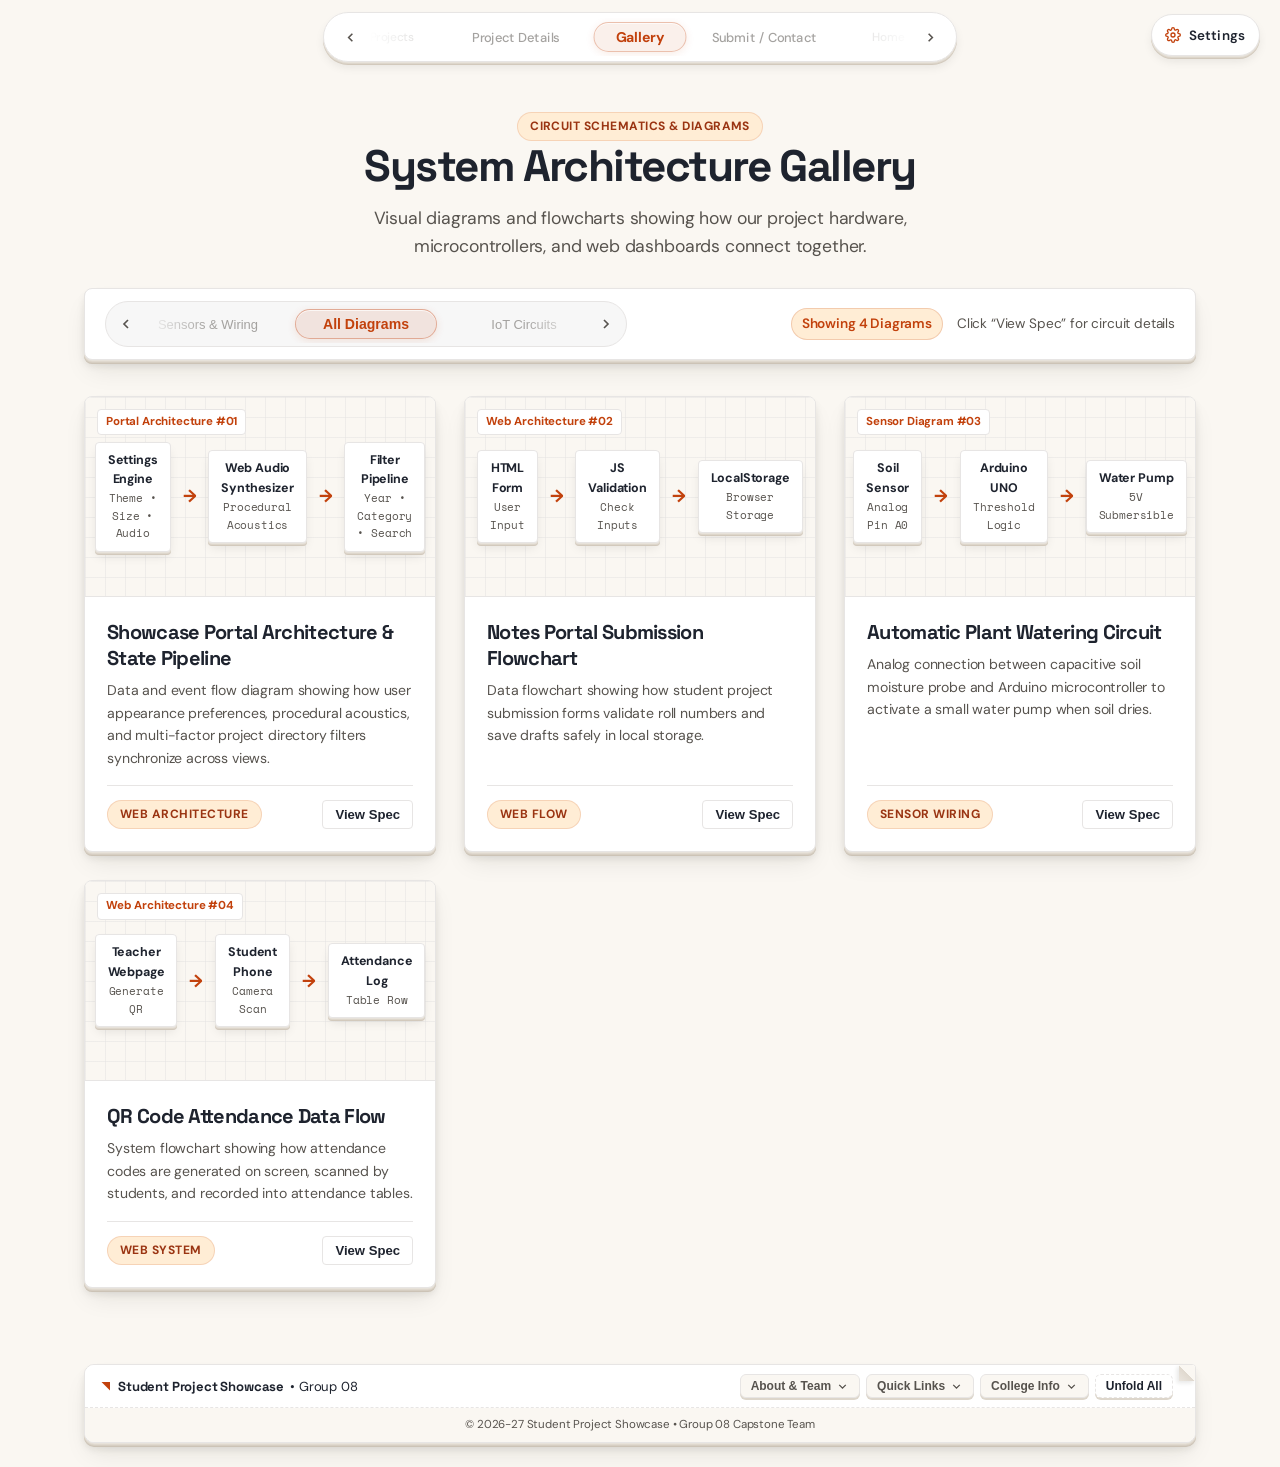
<file: gallery.html>
<!DOCTYPE html>
<html lang="en">
<head>
  <script>
    (function () {
      try {
        var theme = localStorage.getItem("site_theme") || "light";
        if (theme === "dark") {
          document.documentElement.setAttribute("data-theme", "dark");
        } else {
          document.documentElement.removeAttribute("data-theme");
        }
        var fontSize = localStorage.getItem("site_font_size");
        if (fontSize && fontSize !== "16") {
          document.documentElement.setAttribute("data-font-size", fontSize);
          document.documentElement.style.fontSize = fontSize + "px";
        }
        var fontPreset = localStorage.getItem("site_font_preset");
        if (fontPreset && fontPreset !== "architectural-lab") {
          document.documentElement.setAttribute("data-font-preset", fontPreset);
        }
      } catch (e) {}
    })();
  </script>
  <meta charset="UTF-8" />
  <meta name="viewport" content="width=device-width, initial-scale=1.0" />
  <title>Architecture &amp; Schematics Gallery | Student Project Showcase</title>
  <!-- Google Fonts: The Architectural Hardware Lab (Space Grotesk + DM Sans + Space Mono) -->
  <link rel="preconnect" href="https://fonts.googleapis.com" />
  <link rel="preconnect" href="https://fonts.gstatic.com" crossorigin />
  <link href="https://fonts.googleapis.com/css2?family=DM+Sans:ital,opsz,wght@0,9..40,400..700;1,9..40,400..700&family=Space+Grotesk:wght@400..700&family=Space+Mono:ital,wght@0,400;0,700;1,400;1,700&display=swap" rel="stylesheet" />
  <link rel="stylesheet" href="css/global.css" />
  <link rel="stylesheet" href="css/gallery.css" />
</head>
<body>
  <!-- Floating Navigation Bar (Pure Slider Feature Only) -->
  <header class="site-header">
    <div class="navbar">
      <!-- Mobile Bar Header (Shown only on small screens) -->
      <div class="mobile-nav-bar">
        <span class="mobile-current-page" id="mobileCurrentPage">Gallery</span>
        <button class="mobile-toggle" id="mobileNavToggle" aria-label="Toggle Navigation Menu" aria-expanded="false">
          <svg class="svg-icon" viewBox="0 0 24 24" width="20" height="20" fill="none" stroke="currentColor" stroke-width="2">
            <line x1="3" y1="12" x2="21" y2="12"></line>
            <line x1="3" y1="6" x2="21" y2="6"></line>
            <line x1="3" y1="18" x2="21" y2="18"></line>
          </svg>
        </button>
      </div>

      <!-- Pure Slider Navigation -->
      <nav class="nav-slider-nav" id="navSliderNav">
        <div class="mobile-slider-hint" aria-hidden="true">
          <span>Slide or tap to switch page</span>
        </div>

        <div class="nav-slider-container" id="navSliderContainer">
          <!-- Previous Page Button -->
          <button type="button" class="nav-arrow nav-arrow-prev" id="navSliderPrev" aria-label="Previous Page">
            <svg class="svg-icon" viewBox="0 0 24 24" width="15" height="15" fill="none" stroke="currentColor" stroke-width="2.5">
              <polyline points="15 18 9 12 15 6"></polyline>
            </svg>
          </button>

          <!-- Slider Viewport Window -->
          <div class="nav-slider-viewport" id="navSliderViewport" tabindex="0" aria-label="Page Slider Navigation">
            <div class="nav-slider-center-pill" id="navSliderCenterPill" aria-hidden="true"></div>

            <div class="nav-slider-track" id="navSliderTrack">
              <a href="index.html" class="nav-slider-item" data-index="0" data-page="index.html" draggable="false">Home</a>
              <a href="projects.html" class="nav-slider-item" data-index="1" data-page="projects.html" draggable="false">Projects</a>
              <a href="project-details.html" class="nav-slider-item" data-index="2" data-page="project-details.html" draggable="false">Project Details</a>
              <a href="gallery.html" class="nav-slider-item" data-index="3" data-page="gallery.html" draggable="false">Gallery</a>
              <a href="contact.html" class="nav-slider-item" data-index="4" data-page="contact.html" draggable="false">Submit / Contact</a>
            </div>
          </div>

          <!-- Next Page Button -->
          <button type="button" class="nav-arrow nav-arrow-next" id="navSliderNext" aria-label="Next Page">
            <svg class="svg-icon" viewBox="0 0 24 24" width="15" height="15" fill="none" stroke="currentColor" stroke-width="2.5">
              <polyline points="9 18 15 12 9 6"></polyline>
            </svg>
          </button>
        </div>

        <!-- Mobile Drawer Academic Metadata Card (Visible only inside mobile hamburger) -->
        <div class="mobile-drawer-academic-card" aria-label="Academic Information">
          <div class="drawer-academic-header">
            <div class="drawer-brand-wrap">
              <div class="drawer-brand-seal" aria-hidden="true">E</div>
              <span class="drawer-brand-title">Student Showcase</span>
            </div>
            <span class="drawer-badge-live">AY 2026-27 ONGOING</span>
          </div>

          <div class="drawer-chips-cluster">
            <div class="drawer-chip-item">
              <svg class="svg-icon" viewBox="0 0 24 24" width="13" height="13" fill="none" stroke="currentColor" stroke-width="2.2">
                <path d="M12 2L2 7l10 5 10-5-10-5z"></path>
                <path d="M2 17l10 5 10-5"></path>
                <path d="M2 12l10 5 10-5"></path>
              </svg>
              <div class="drawer-chip-text">
                <span><strong>NIET</strong> Greater Noida</span>
                <span class="drawer-chip-sub" style="color:var(--text-muted);">&bull; Autonomous</span>
              </div>
            </div>

            <div class="drawer-chip-item">
              <svg class="svg-icon" viewBox="0 0 24 24" width="13" height="13" fill="none" stroke="currentColor" stroke-width="2.2">
                <polyline points="16 18 22 12 16 6"></polyline>
                <polyline points="8 6 2 12 8 18"></polyline>
              </svg>
              <div class="drawer-chip-text">
                <code>DCSE0152</code>
                <span class="drawer-chip-sub" style="color:var(--text-muted);">&bull; Web Designing</span>
              </div>
            </div>

            <div class="drawer-chip-item">
              <svg class="svg-icon" viewBox="0 0 24 24" width="13" height="13" fill="none" stroke="currentColor" stroke-width="2.2">
                <path d="M12 22s8-4 8-10V5l-8-3-8 3v7c0 6 8 10 8 10z"></path>
                <polyline points="9 12 11 14 15 10"></polyline>
              </svg>
              <div class="drawer-chip-text">
                <span><strong>Ms. Vishakha Rani</strong></span>
                <span class="drawer-chip-sub" style="color:var(--text-muted);">&bull; Faculty Mentor</span>
              </div>
            </div>

            <div class="drawer-chip-item">
              <svg class="svg-icon" viewBox="0 0 24 24" width="13" height="13" fill="none" stroke="currentColor" stroke-width="2.2">
                <path d="M17 21v-2a4 4 0 0 0-4-4H5a4 4 0 0 0-4 4v2"></path>
                <circle cx="9" cy="7" r="4"></circle>
                <path d="M23 21v-2a4 4 0 0 0-3-3.87"></path>
                <path d="M16 3.13a4 4 0 0 1 0 7.75"></path>
              </svg>
              <div class="drawer-chip-text">
                <span><strong>Group 08</strong></span>
                <span class="drawer-chip-sub" style="color:var(--text-muted);">&bull; Capstone Cohort</span>
              </div>
            </div>
          </div>
        </div>
      </nav>
    </div>
  </header>

  <main class="container">
    <section class="gallery-header">
      <span class="pill-badge">Circuit Schematics &amp; Diagrams</span>
      <h1>System Architecture Gallery</h1>
      <p>Visual diagrams and flowcharts showing how our project hardware, microcontrollers, and web dashboards connect together.</p>
    </section>

    <!-- Mechanical Aperture Category Filter Slider -->
    <div class="gallery-mechanical-filter-bar" role="region" aria-label="Mechanical Category Filter Slider">
      <div class="gallery-slider-shell">
        <button type="button" class="gallery-slider-arrow gallery-slider-prev" id="gallerySliderPrev" aria-label="Previous Category">
          <svg class="svg-icon" viewBox="0 0 24 24" width="16" height="16" fill="none" stroke="currentColor" stroke-width="2.5">
            <polyline points="15 18 9 12 15 6"></polyline>
          </svg>
        </button>

        <div class="gallery-slider-viewport" id="gallerySliderViewport" tabindex="0" aria-label="Filter Categories Reel">
          <div class="gallery-slider-center-pill" id="gallerySliderCenterPill" aria-hidden="true"></div>

          <div class="gallery-slider-track" id="gallerySliderTrack">
            <button type="button" class="gallery-slider-item is-center" data-index="0" data-filter="all">All Diagrams</button>
            <button type="button" class="gallery-slider-item" data-index="1" data-filter="iot">IoT Circuits</button>
            <button type="button" class="gallery-slider-item" data-index="2" data-filter="web">Web Flowcharts</button>
            <button type="button" class="gallery-slider-item" data-index="3" data-filter="sensors">Sensors &amp; Wiring</button>
          </div>
        </div>

        <button type="button" class="gallery-slider-arrow gallery-slider-next" id="gallerySliderNext" aria-label="Next Category">
          <svg class="svg-icon" viewBox="0 0 24 24" width="16" height="16" fill="none" stroke="currentColor" stroke-width="2.5">
            <polyline points="9 18 15 12 9 6"></polyline>
          </svg>
        </button>
      </div>

      <div class="gallery-filter-meta">
        <span class="gallery-filter-counter" id="galleryFilterCounter">Showing 4 Diagrams</span>
        <span class="gallery-filter-hint">Click &ldquo;View Spec&rdquo; for circuit details</span>
      </div>
    </div>

    <!-- Gallery Grid -->
    <div class="gallery-grid">
      <!-- Diagram 1 (Main Project Architecture) -->
      <article class="gallery-card" data-category="web">
        <div class="schematic-display">
          <div class="blueprint-grid-bg"></div>
          <span class="schematic-badge">Portal Architecture #01</span>
          <div class="schematic-diagram-core">
            <div class="schematic-pill">Settings Engine<small>Theme &bull; Size &bull; Audio</small></div>
            <span class="schematic-arrow">&rarr;</span>
            <div class="schematic-pill">Web Audio Synthesizer<small>Procedural Acoustics</small></div>
            <span class="schematic-arrow">&rarr;</span>
            <div class="schematic-pill">Filter Pipeline<small>Year &bull; Category &bull; Search</small></div>
          </div>
        </div>
        <div class="gallery-card-body">
          <h2 class="gallery-card-title">Showcase Portal Architecture &amp; State Pipeline</h2>
          <p class="gallery-card-desc">
            Data and event flow diagram showing how user appearance preferences, procedural acoustics, and multi-factor project directory filters synchronize across views.
          </p>
          <div class="gallery-card-footer">
            <span class="pill-badge">Web Architecture</span>
            <button class="spec-trigger-btn" 
              data-title="Student Showcase Portal Architecture" 
              data-desc="Modular Vanilla JavaScript ES6 architecture coordinates persistent client preferences, procedural Web Audio API synthesis nodes, and reactive DOM viewports."
              data-stack="HTML5, CSS3 Custom Properties, Vanilla JS ES6, Web Audio API, LocalStorage">
              View Spec
            </button>
          </div>
        </div>
      </article>

      <!-- Diagram 2 -->
      <article class="gallery-card" data-category="web">
        <div class="schematic-display">
          <div class="blueprint-grid-bg"></div>
          <span class="schematic-badge">Web Architecture #02</span>
          <div class="schematic-diagram-core">
            <div class="schematic-pill">HTML Form<small>User Input</small></div>
            <span class="schematic-arrow">&rarr;</span>
            <div class="schematic-pill">JS Validation<small>Check Inputs</small></div>
            <span class="schematic-arrow">&rarr;</span>
            <div class="schematic-pill">LocalStorage<small>Browser Storage</small></div>
          </div>
        </div>
        <div class="gallery-card-body">
          <h2 class="gallery-card-title">Notes Portal Submission Flowchart</h2>
          <p class="gallery-card-desc">
            Data flowchart showing how student project submission forms validate roll numbers and save drafts safely in local storage.
          </p>
          <div class="gallery-card-footer">
            <span class="pill-badge">Web Flow</span>
            <button class="spec-trigger-btn"
              data-title="Form Validation &amp; Local Storage Flow"
              data-desc="Validates student roll number format (e.g. 0261CSIOTxxx), verifies required fields, and persists form drafts so data is not lost on reload."
              data-stack="HTML5 Form, JavaScript Validation, LocalStorage API">
              View Spec
            </button>
          </div>
        </div>
      </article>

      <!-- Diagram 3 -->
      <article class="gallery-card" data-category="sensors">
        <div class="schematic-display">
          <div class="blueprint-grid-bg"></div>
          <span class="schematic-badge">Sensor Diagram #03</span>
          <div class="schematic-diagram-core">
            <div class="schematic-pill">Soil Sensor<small>Analog Pin A0</small></div>
            <span class="schematic-arrow">&rarr;</span>
            <div class="schematic-pill">Arduino UNO<small>Threshold Logic</small></div>
            <span class="schematic-arrow">&rarr;</span>
            <div class="schematic-pill">Water Pump<small>5V Submersible</small></div>
          </div>
        </div>
        <div class="gallery-card-body">
          <h2 class="gallery-card-title">Automatic Plant Watering Circuit</h2>
          <p class="gallery-card-desc">
            Analog connection between capacitive soil moisture probe and Arduino microcontroller to activate a small water pump when soil dries.
          </p>
          <div class="gallery-card-footer">
            <span class="pill-badge">Sensor Wiring</span>
            <button class="spec-trigger-btn"
              data-title="Plant Watering Circuit Wiring"
              data-desc="Measures analog resistance of wet vs dry soil. When the value drops below 300 (dry soil), the relay triggers the 5V submersible pump for 4 seconds."
              data-stack="Arduino UNO, Capacitive Soil Probe, 5V DC Mini Pump, 1-Channel Relay">
              View Spec
            </button>
          </div>
        </div>
      </article>

      <!-- Diagram 4 -->
      <article class="gallery-card" data-category="web">
        <div class="schematic-display">
          <div class="blueprint-grid-bg"></div>
          <span class="schematic-badge">Web Architecture #04</span>
          <div class="schematic-diagram-core">
            <div class="schematic-pill">Teacher Webpage<small>Generate QR</small></div>
            <span class="schematic-arrow">&rarr;</span>
            <div class="schematic-pill">Student Phone<small>Camera Scan</small></div>
            <span class="schematic-arrow">&rarr;</span>
            <div class="schematic-pill">Attendance Log<small>Table Row</small></div>
          </div>
        </div>
        <div class="gallery-card-body">
          <h2 class="gallery-card-title">QR Code Attendance Data Flow</h2>
          <p class="gallery-card-desc">
            System flowchart showing how attendance codes are generated on screen, scanned by students, and recorded into attendance tables.
          </p>
          <div class="gallery-card-footer">
            <span class="pill-badge">Web System</span>
            <button class="spec-trigger-btn"
              data-title="QR Code Attendance Pipeline"
              data-desc="Generates dynamic time-expiring QR code every 30 seconds. Student scanner decodes the session token and sends student ID to register attendance."
              data-stack="HTML5 Canvas QR, JavaScript Fetch, Attendance Table">
              View Spec
            </button>
          </div>
        </div>
      </article>
    </div>
  </main>

  <!-- Component Specification Modal Popup -->
  <div class="modal-overlay" id="specModalOverlay" role="dialog" aria-modal="true">
    <div class="modal-dialog">
      <div class="modal-header">
        <h3 id="modalSpecTitle" style="font-size:1.3rem;">Circuit Specification</h3>
        <button class="modal-close-btn" id="modalCloseBtn" aria-label="Close Modal">&times;</button>
      </div>
      <div style="margin-bottom: 20px;">
        <span class="pill-badge" style="margin-bottom:12px;">Wiring &amp; Logic Details</span>
        <p id="modalSpecDesc" style="color:var(--text-secondary); font-size:0.95rem; line-height:1.6; margin-top:8px;"></p>
      </div>
      <div style="background-color: var(--bg-color); border:1px solid var(--border-color); border-radius:var(--radius-sm); padding:16px;">
        <strong style="font-size:0.85rem; color:var(--text-primary); display:block; margin-bottom:4px;">Hardware Components &amp; Libraries:</strong>
        <span id="modalSpecStack" style="font-family:var(--font-mono); font-size:0.82rem; color:var(--text-secondary);"></span>
      </div>
    </div>
  </div>

  <!-- Compact 3D Origami-Folded Footer -->
  <footer class="site-footer origami-footer" id="origamiFooter">
    <div class="origami-shell">
      <div class="origami-bar">
        <div class="origami-brand-mini">
          <span class="origami-crease-mark" aria-hidden="true"></span>
          <span class="origami-title"><strong>Student Project Showcase</strong> &bull; Group 08</span>
        </div>

        <div class="origami-flaps" role="tablist" aria-label="Footer Information Flaps">
          <button type="button" class="origami-flap-btn" data-flap="about" aria-expanded="false">
            <span>About &amp; Team</span>
            <svg class="svg-icon flap-chevron" viewBox="0 0 24 24" width="13" height="13" fill="none" stroke="currentColor" stroke-width="2.5">
              <polyline points="6 9 12 15 18 9"></polyline>
            </svg>
          </button>

          <button type="button" class="origami-flap-btn" data-flap="links" aria-expanded="false">
            <span>Quick Links</span>
            <svg class="svg-icon flap-chevron" viewBox="0 0 24 24" width="13" height="13" fill="none" stroke="currentColor" stroke-width="2.5">
              <polyline points="6 9 12 15 18 9"></polyline>
            </svg>
          </button>

          <button type="button" class="origami-flap-btn" data-flap="college" aria-expanded="false">
            <span>College Info</span>
            <svg class="svg-icon flap-chevron" viewBox="0 0 24 24" width="13" height="13" fill="none" stroke="currentColor" stroke-width="2.5">
              <polyline points="6 9 12 15 18 9"></polyline>
            </svg>
          </button>

          <button type="button" class="origami-flap-btn origami-unfold-all" data-flap="all" aria-expanded="false" title="Unfold all origami panels">
            <span>Unfold All</span>
          </button>
        </div>
      </div>

      <div class="origami-stage">
        <div class="origami-panel" data-panel="about">
          <div class="origami-panel-inner">
            <div class="origami-panel-tag">01 / Project &amp; Team</div>
            <p class="origami-desc">
              A Web Designing (DCSE0152) Capstone Project developed by Group 08 students, Department of Computer Science &amp; Engineering (IoT), NIET Greater Noida.
            </p>
            <div class="origami-team-chips">
              <span class="origami-chip-label">Team:</span>
              <span class="origami-chip">Ashish Ranjan</span>
              <span class="origami-chip">Ashish Prajapati</span>
              <span class="origami-chip">Arunima Bhardwaj</span>
              <span class="origami-chip">Aryan</span>
              <span class="origami-chip">Ashmit Tiwari</span>
            </div>
          </div>
        </div>

        <div class="origami-panel" data-panel="links">
          <div class="origami-panel-inner">
            <div class="origami-panel-tag">02 / Quick Links</div>
            <ul class="origami-links-row">
              <li><a href="index.html">Home</a></li>
              <li><a href="projects.html">Project Directory</a></li>
              <li><a href="project-details.html">Case Study &amp; Rubric</a></li>
              <li><a href="gallery.html">Circuit Schematics</a></li>
              <li><a href="contact.html">Submit Project</a></li>
            </ul>
          </div>
        </div>

        <div class="origami-panel" data-panel="college">
          <div class="origami-panel-inner">
            <div class="origami-panel-tag">03 / College Information</div>
            <div class="origami-meta-grid">
              <div class="origami-meta-cell">
                <span>Course</span>
                <strong>DCSE0152 (Web Designing)</strong>
              </div>
              <div class="origami-meta-cell">
                <span>Faculty Mentor</span>
                <strong>Ms. Vishakha Rani</strong>
              </div>
              <div class="origami-meta-cell">
                <span>Institution</span>
                <strong>Noida Institute of Engineering &amp; Technology, Knowledge Park II, Greater Noida</strong>
              </div>
            </div>
          </div>
        </div>
      </div>

      <div class="origami-bottom-strip">
        <span>&copy; 2026-27 Student Project Showcase &bull; Group 08 Capstone Team</span>
      </div>
    </div>
  </footer>

  <script src="js/main.js"></script>
  <script src="js/gallery.js"></script>
</body>
</html>
</file>
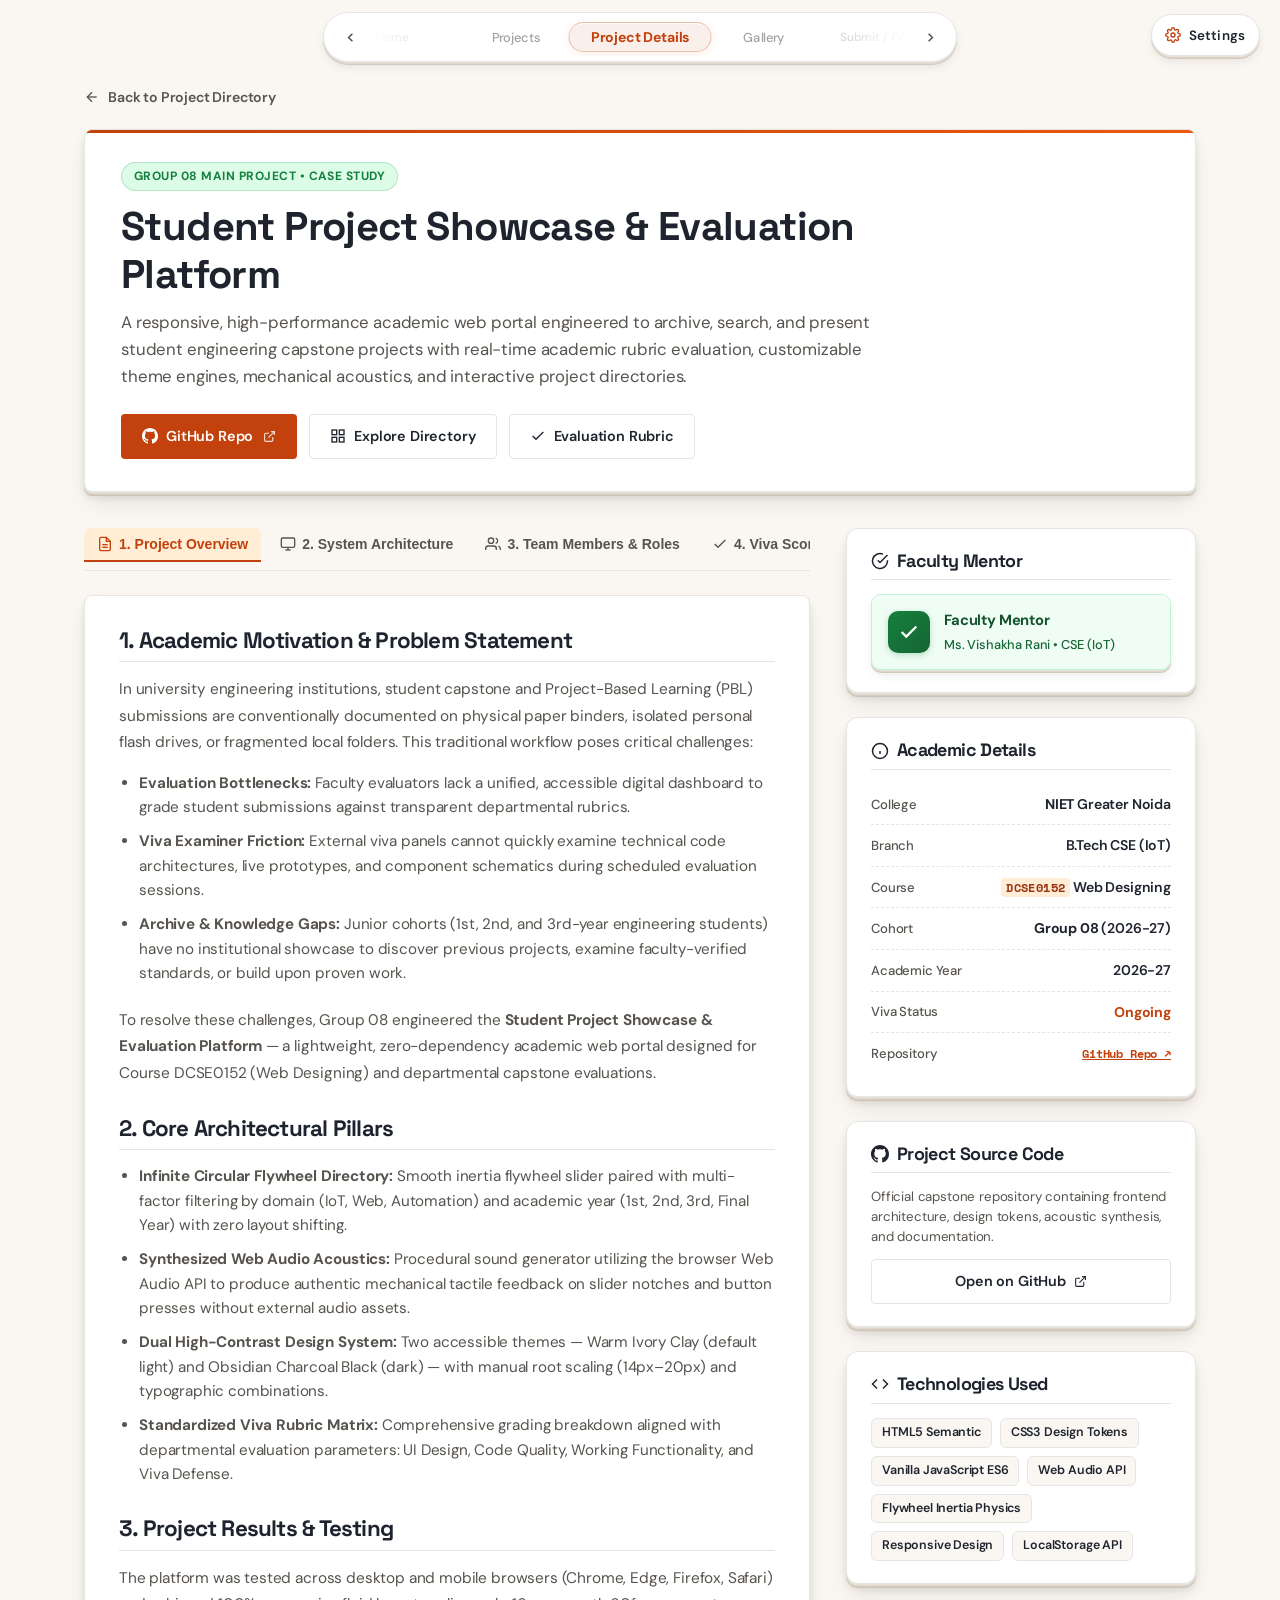
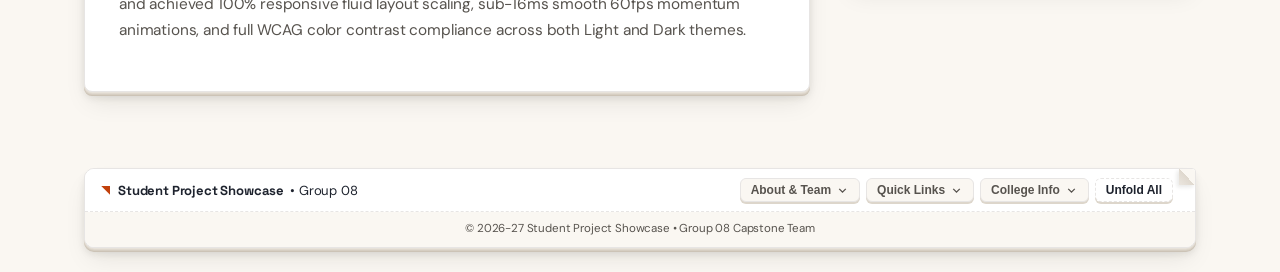
<file: project-details.html>
<!DOCTYPE html>
<html lang="en">
<head>
  <script>
    (function () {
      try {
        var theme = localStorage.getItem("site_theme") || "light";
        if (theme === "dark") {
          document.documentElement.setAttribute("data-theme", "dark");
        } else {
          document.documentElement.removeAttribute("data-theme");
        }
        var fontSize = localStorage.getItem("site_font_size");
        if (fontSize && fontSize !== "16") {
          document.documentElement.setAttribute("data-font-size", fontSize);
          document.documentElement.style.fontSize = fontSize + "px";
        }
        var fontPreset = localStorage.getItem("site_font_preset");
        if (fontPreset && fontPreset !== "architectural-lab") {
          document.documentElement.setAttribute("data-font-preset", fontPreset);
        }
      } catch (e) {}
    })();
  </script>
  <meta charset="UTF-8" />
  <meta name="viewport" content="width=device-width, initial-scale=1.0" />
  <title>Student Project Showcase &amp; Evaluation Platform | Group 08 Capstone</title>
  <!-- Google Fonts: The Architectural Hardware Lab (Space Grotesk + DM Sans + Space Mono) -->
  <link rel="preconnect" href="https://fonts.googleapis.com" />
  <link rel="preconnect" href="https://fonts.gstatic.com" crossorigin />
  <link href="https://fonts.googleapis.com/css2?family=DM+Sans:ital,opsz,wght@0,9..40,400..700;1,9..40,400..700&family=Space+Grotesk:wght@400..700&family=Space+Mono:ital,wght@0,400;0,700;1,400;1,700&display=swap" rel="stylesheet" />
  <link rel="stylesheet" href="css/global.css" />
  <link rel="stylesheet" href="css/project-details.css" />
</head>
<body>
  <!-- Floating Navigation Bar (Pure Slider Feature Only) -->
  <header class="site-header">
    <div class="navbar">
      <!-- Mobile Bar Header (Shown only on small screens) -->
      <div class="mobile-nav-bar">
        <span class="mobile-current-page" id="mobileCurrentPage">Project Details</span>
        <button class="mobile-toggle" id="mobileNavToggle" aria-label="Toggle Navigation Menu" aria-expanded="false">
          <svg class="svg-icon" viewBox="0 0 24 24" width="20" height="20" fill="none" stroke="currentColor" stroke-width="2">
            <line x1="3" y1="12" x2="21" y2="12"></line>
            <line x1="3" y1="6" x2="21" y2="6"></line>
            <line x1="3" y1="18" x2="21" y2="18"></line>
          </svg>
        </button>
      </div>

      <!-- Pure Slider Navigation -->
      <nav class="nav-slider-nav" id="navSliderNav">
        <div class="mobile-slider-hint" aria-hidden="true">
          <span>Slide or tap to switch page</span>
        </div>

        <div class="nav-slider-container" id="navSliderContainer">
          <!-- Previous Page Button -->
          <button type="button" class="nav-arrow nav-arrow-prev" id="navSliderPrev" aria-label="Previous Page">
            <svg class="svg-icon" viewBox="0 0 24 24" width="15" height="15" fill="none" stroke="currentColor" stroke-width="2.5">
              <polyline points="15 18 9 12 15 6"></polyline>
            </svg>
          </button>

          <!-- Slider Viewport Window -->
          <div class="nav-slider-viewport" id="navSliderViewport" tabindex="0" aria-label="Page Slider Navigation">
            <div class="nav-slider-center-pill" id="navSliderCenterPill" aria-hidden="true"></div>

            <div class="nav-slider-track" id="navSliderTrack">
              <a href="index.html" class="nav-slider-item" data-index="0" data-page="index.html" draggable="false">Home</a>
              <a href="projects.html" class="nav-slider-item" data-index="1" data-page="projects.html" draggable="false">Projects</a>
              <a href="project-details.html" class="nav-slider-item" data-index="2" data-page="project-details.html" draggable="false">Project Details</a>
              <a href="gallery.html" class="nav-slider-item" data-index="3" data-page="gallery.html" draggable="false">Gallery</a>
              <a href="contact.html" class="nav-slider-item" data-index="4" data-page="contact.html" draggable="false">Submit / Contact</a>
            </div>
          </div>

          <!-- Next Page Button -->
          <button type="button" class="nav-arrow nav-arrow-next" id="navSliderNext" aria-label="Next Page">
            <svg class="svg-icon" viewBox="0 0 24 24" width="15" height="15" fill="none" stroke="currentColor" stroke-width="2.5">
              <polyline points="9 18 15 12 9 6"></polyline>
            </svg>
          </button>
        </div>

        <!-- Mobile Drawer Academic Metadata Card (Visible only inside mobile hamburger) -->
        <div class="mobile-drawer-academic-card" aria-label="Academic Information">
          <div class="drawer-academic-header">
            <div class="drawer-brand-wrap">
              <div class="drawer-brand-seal" aria-hidden="true">E</div>
              <span class="drawer-brand-title">Student Showcase</span>
            </div>
            <span class="drawer-badge-live">AY 2026-27 ONGOING</span>
          </div>

          <div class="drawer-chips-cluster">
            <div class="drawer-chip-item">
              <svg class="svg-icon" viewBox="0 0 24 24" width="13" height="13" fill="none" stroke="currentColor" stroke-width="2.2">
                <path d="M12 2L2 7l10 5 10-5-10-5z"></path>
                <path d="M2 17l10 5 10-5"></path>
                <path d="M2 12l10 5 10-5"></path>
              </svg>
              <div class="drawer-chip-text">
                <span><strong>NIET</strong> Greater Noida</span>
                <span class="drawer-chip-sub" style="color:var(--text-muted);">&bull; Autonomous</span>
              </div>
            </div>

            <div class="drawer-chip-item">
              <svg class="svg-icon" viewBox="0 0 24 24" width="13" height="13" fill="none" stroke="currentColor" stroke-width="2.2">
                <polyline points="16 18 22 12 16 6"></polyline>
                <polyline points="8 6 2 12 8 18"></polyline>
              </svg>
              <div class="drawer-chip-text">
                <code class="academic-code">DCSE0152</code>
                <span>Web Designing</span>
              </div>
            </div>

            <div class="drawer-chip-item">
              <svg class="svg-icon" viewBox="0 0 24 24" width="13" height="13" fill="none" stroke="currentColor" stroke-width="2.2">
                <path d="M12 22s8-4 8-10V5l-8-3-8 3v7c0 6 8 10 8 10z"></path>
                <polyline points="9 12 11 14 15 10"></polyline>
              </svg>
              <div class="drawer-chip-text">
                <span>Mentor: <strong>Ms. Vishakha Rani</strong></span>
              </div>
            </div>

            <div class="drawer-chip-item">
              <svg class="svg-icon" viewBox="0 0 24 24" width="13" height="13" fill="none" stroke="currentColor" stroke-width="2.2">
                <path d="M17 21v-2a4 4 0 0 0-4-4H5a4 4 0 0 0-4 4v2"></path>
                <circle cx="9" cy="7" r="4"></circle>
                <path d="M23 21v-2a4 4 0 0 0-3-3.87"></path>
                <path d="M16 3.13a4 4 0 0 1 0 7.75"></path>
              </svg>
              <div class="drawer-chip-text">
                <span>Cohort: <strong>Group 08</strong> (CSE IoT)</span>
              </div>
            </div>
          </div>
        </div>
      </nav>
    </div>
  </header>

  <main class="container">
    <!-- Back Navigation Link -->
    <div class="detail-nav-back">
      <a href="projects.html" class="back-btn-link">
        <svg class="svg-icon" viewBox="0 0 24 24" width="16" height="16" fill="none" stroke="currentColor" stroke-width="2">
          <line x1="19" y1="12" x2="5" y2="12"></line>
          <polyline points="12 19 5 12 12 5"></polyline>
        </svg>
        Back to Project Directory
      </a>
    </div>

    <!-- Case Study Header -->
    <section class="case-study-hero">
      <div class="case-study-top">
        <div class="case-study-header-text">
          <span class="pill-badge pill-success">Group 08 Main Project &bull; Case Study</span>
          <h1 class="case-study-title">Student Project Showcase &amp; Evaluation Platform</h1>
          <p class="case-study-lead">
            A responsive, high-performance academic web portal engineered to archive, search, and present student engineering capstone projects with real-time academic rubric evaluation, customizable theme engines, mechanical acoustics, and interactive project directories.
          </p>
        </div>
        <div class="case-study-actions">
          <a href="https://github.com/Pcwhat/student-project" target="_blank" rel="noopener noreferrer" class="btn btn-primary" id="projectGithubHeroBtn" title="Open GitHub Repository (opens in new tab)">
            <svg class="svg-icon" viewBox="0 0 24 24" width="16" height="16" fill="currentColor">
              <path d="M12 0C5.37 0 0 5.37 0 12c0 5.31 3.435 9.795 8.205 11.385.6.105.825-.255.825-.57 0-.285-.015-1.23-.015-2.235-3.015.555-3.795-.735-4.035-1.41-.135-.345-.72-1.41-1.23-1.695-.42-.225-1.02-.78-.015-.795.945-.015 1.62.87 1.845 1.23 1.08 1.815 2.805 1.305 3.495.99.105-.78.42-1.305.765-1.605-2.67-.3-5.46-1.335-5.46-5.925 0-1.305.465-2.385 1.23-3.225-.12-.3-.54-1.53.12-3.18 0 0 1.005-.315 3.3 1.23.96-.27 1.98-.405 3-.405s2.04.135 3 .405c2.295-1.56 3.3-1.23 3.3-1.23.66 1.65.24 2.88.12 3.18.765.84 1.23 1.905 1.23 3.225 0 4.605-2.805 5.625-5.475 5.925.435.375.81 1.095.81 2.22 0 1.605-.015 2.895-.015 3.3 0 .315.225.69.825.57A12.02 12.02 0 0 0 24 12c0-6.63-5.37-12-12-12z"/>
            </svg>
            GitHub Repo
            <svg class="svg-icon" viewBox="0 0 24 24" width="13" height="13" fill="none" stroke="currentColor" stroke-width="2" style="opacity:0.85; margin-left:2px;">
              <path d="M18 13v6a2 2 0 0 1-2 2H5a2 2 0 0 1-2-2V8a2 2 0 0 1 2-2h6"></path>
              <polyline points="15 3 21 3 21 9"></polyline>
              <line x1="10" y1="14" x2="21" y2="3"></line>
            </svg>
          </a>
          <a href="projects.html" class="btn btn-outline">
            <svg class="svg-icon" viewBox="0 0 24 24" width="16" height="16" fill="none" stroke="currentColor" stroke-width="2">
              <rect x="3" y="3" width="7" height="7"></rect>
              <rect x="14" y="3" width="7" height="7"></rect>
              <rect x="14" y="14" width="7" height="7"></rect>
              <rect x="3" y="14" width="7" height="7"></rect>
            </svg>
            Explore Directory
          </a>
          <a href="#tab-rubric" class="btn btn-outline" id="viewRubricBtn" onclick="document.querySelector('[data-tab=\'tab-rubric\']').click(); return false;">
            <svg class="svg-icon" viewBox="0 0 24 24" width="16" height="16" fill="none" stroke="currentColor" stroke-width="2">
              <polyline points="20 6 9 17 4 12"></polyline>
            </svg>
            Evaluation Rubric
          </a>
        </div>
      </div>
    </section>

    <!-- Two-Column Case Study Layout -->
    <div class="case-study-layout">
      <!-- Main Content Tabs -->
      <section class="case-study-main">
        <div class="case-study-tabs" role="tablist">
          <button class="tab-btn active" data-tab="tab-overview" role="tab">
            <svg class="svg-icon" viewBox="0 0 24 24" width="16" height="16" fill="none" stroke="currentColor" stroke-width="2">
              <path d="M14 2H6a2 2 0 0 0-2 2v16a2 2 0 0 0 2 2h12a2 2 0 0 0 2-2V8z"></path>
              <polyline points="14 2 14 8 20 8"></polyline>
              <line x1="16" y1="13" x2="8" y2="13"></line>
              <line x1="16" y1="17" x2="8" y2="17"></line>
            </svg>
            1. Project Overview
          </button>
          <button class="tab-btn" data-tab="tab-architecture" role="tab">
            <svg class="svg-icon" viewBox="0 0 24 24" width="16" height="16" fill="none" stroke="currentColor" stroke-width="2">
              <rect x="2" y="3" width="20" height="14" rx="2" ry="2"></rect>
              <line x1="8" y1="21" x2="16" y2="21"></line>
              <line x1="12" y1="17" x2="12" y2="21"></line>
            </svg>
            2. System Architecture
          </button>
          <button class="tab-btn" data-tab="tab-team" role="tab">
            <svg class="svg-icon" viewBox="0 0 24 24" width="16" height="16" fill="none" stroke="currentColor" stroke-width="2">
              <path d="M17 21v-2a4 4 0 0 0-4-4H5a4 4 0 0 0-4 4v2"></path>
              <circle cx="9" cy="7" r="4"></circle>
              <path d="M23 21v-2a4 4 0 0 0-3-3.87"></path>
              <path d="M16 3.13a4 4 0 0 1 0 7.75"></path>
            </svg>
            3. Team Members &amp; Roles
          </button>
          <button class="tab-btn" data-tab="tab-rubric" role="tab">
            <svg class="svg-icon" viewBox="0 0 24 24" width="16" height="16" fill="none" stroke="currentColor" stroke-width="2">
              <polyline points="20 6 9 17 4 12"></polyline>
            </svg>
            4. Viva Scoring Rubric
          </button>
        </div>

        <!-- Tab 1: Project Overview -->
        <article class="tab-pane active article-body" id="tab-overview">
          <h2>1. Academic Motivation &amp; Problem Statement</h2>
          <p>
            In university engineering institutions, student capstone and Project-Based Learning (PBL) submissions are conventionally documented on physical paper binders, isolated personal flash drives, or fragmented local folders. This traditional workflow poses critical challenges:
          </p>
          <ul>
            <li><strong>Evaluation Bottlenecks:</strong> Faculty evaluators lack a unified, accessible digital dashboard to grade student submissions against transparent departmental rubrics.</li>
            <li><strong>Viva Examiner Friction:</strong> External viva panels cannot quickly examine technical code architectures, live prototypes, and component schematics during scheduled evaluation sessions.</li>
            <li><strong>Archive &amp; Knowledge Gaps:</strong> Junior cohorts (1st, 2nd, and 3rd-year engineering students) have no institutional showcase to discover previous projects, examine faculty-verified standards, or build upon proven work.</li>
          </ul>
          <p>
            To resolve these challenges, Group 08 engineered the <strong>Student Project Showcase &amp; Evaluation Platform</strong> — a lightweight, zero-dependency academic web portal designed for Course DCSE0152 (Web Designing) and departmental capstone evaluations.
          </p>

          <h2>2. Core Architectural Pillars</h2>
          <ul>
            <li><strong>Infinite Circular Flywheel Directory:</strong> Smooth inertia flywheel slider paired with multi-factor filtering by domain (IoT, Web, Automation) and academic year (1st, 2nd, 3rd, Final Year) with zero layout shifting.</li>
            <li><strong>Synthesized Web Audio Acoustics:</strong> Procedural sound generator utilizing the browser Web Audio API to produce authentic mechanical tactile feedback on slider notches and button presses without external audio assets.</li>
            <li><strong>Dual High-Contrast Design System:</strong> Two accessible themes — Warm Ivory Clay (default light) and Obsidian Charcoal Black (dark) — with manual root scaling (14px–20px) and typographic combinations.</li>
            <li><strong>Standardized Viva Rubric Matrix:</strong> Comprehensive grading breakdown aligned with departmental evaluation parameters: UI Design, Code Quality, Working Functionality, and Viva Defense.</li>
          </ul>

          <h2>3. Project Results &amp; Testing</h2>
          <p>
            The platform was tested across desktop and mobile browsers (Chrome, Edge, Firefox, Safari) and achieved 100% responsive fluid layout scaling, sub-16ms smooth 60fps momentum animations, and full WCAG color contrast compliance across both Light and Dark themes.
          </p>
        </article>

        <!-- Tab 2: System Architecture -->
        <article class="tab-pane article-body" id="tab-architecture">
          <h2>Frontend Architecture &amp; State Pipeline</h2>
          <p>
            The project follows clean architectural modularity with zero third-party framework overhead:
          </p>

          <div class="blueprint-box">
            <span class="pill-badge">System Data Flow</span>
            <div class="blueprint-diagram">
              <div class="diagram-node">
                <strong>Settings State</strong>
                <span>Theme &bull; Font &bull; Audio</span>
              </div>
              <div class="diagram-arrow">&rarr;</div>
              <div class="diagram-node">
                <strong>Web Audio API</strong>
                <span>Synthesized Feedback</span>
              </div>
              <div class="diagram-arrow">&rarr;</div>
              <div class="diagram-node">
                <strong>Filter Controller</strong>
                <span>Search &bull; Year &bull; Domain</span>
              </div>
              <div class="diagram-arrow">&rarr;</div>
              <div class="diagram-node">
                <strong>Responsive DOM</strong>
                <span>Card Grid &bull; Rubric</span>
              </div>
            </div>
            <span style="font-size:0.8rem; color:var(--text-secondary);">Pure Client-Side Architecture &bull; Vanilla JavaScript ES6 &bull; Web Audio API &bull; CSS Custom Properties</span>
          </div>

          <h2>Key Engineering Components</h2>
          <ul>
            <li><strong>Semantic HTML5 &amp; WCAG Accessibility:</strong> Native modal overlays, accessible ARIA radio-groups, proper tab semantics, and clean keyboard navigation.</li>
            <li><strong>CSS Custom Property Design Tokens:</strong> Three-layer variable token architecture ensuring instant, zero-flicker transitions between Warm Ivory and Charcoal Black.</li>
            <li><strong>Procedural Acoustics Generator:</strong> Dynamic Web Audio API biquad filters and exponential gain envelopes that synthesize mechanical clicks without external audio files.</li>
            <li><strong>Multi-Factor Search &amp; Year Filter:</strong> Live regex word matching with highlight markers that seamlessly combines category and student academic year filters.</li>
          </ul>

          <h2>Core Web Audio Synthesizer Code</h2>
          <p>
            The procedural acoustic synthesizer powers mechanical feedback across all sliders and interactive elements:
          </p>

          <div class="code-showcase-box">
            <div class="code-showcase-header">
              <div class="code-filename">
                <svg class="svg-icon" viewBox="0 0 24 24" width="16" height="16" fill="none" stroke="currentColor" stroke-width="2">
                  <polyline points="16 18 22 12 16 6"></polyline>
                  <polyline points="8 6 2 12 8 18"></polyline>
                </svg>
                <span>MechanicalAudioEngine.js</span>
              </div>
              <span class="code-badge">JavaScript / Web Audio API</span>
            </div>
            <pre class="code-block-pre"><code><span class="code-c-cm">// Group 08 - Procedural Web Audio API Sound Synthesizer</span>
<span class="code-c-cm">// Zero external audio files; 100% procedurally synthesized acoustics</span>
<span class="code-c-kw">const</span> audioCtx = <span class="code-c-kw">new</span> (<span class="code-c-kw">window</span>.AudioContext || <span class="code-c-kw">window</span>.webkitAudioContext)();

<span class="code-c-kw">function</span> <span class="code-c-fn">playScrollTick</span>(volumeScale = <span class="code-c-num">1.0</span>) {
  <span class="code-c-kw">if</span> (audioCtx.state === <span class="code-c-str">"suspended"</span>) audioCtx.<span class="code-c-fn">resume</span>();
  <span class="code-c-kw">const</span> now = audioCtx.currentTime;

  <span class="code-c-cm">// High-frequency mechanical contact transient</span>
  <span class="code-c-kw">const</span> osc = audioCtx.<span class="code-c-fn">createOscillator</span>();
  <span class="code-c-kw">const</span> gain = audioCtx.<span class="code-c-fn">createGain</span>();
  <span class="code-c-kw">const</span> filter = audioCtx.<span class="code-c-fn">createBiquadFilter</span>();

  filter.type = <span class="code-c-str">"bandpass"</span>;
  filter.frequency.<span class="code-c-fn">setValueAtTime</span>(<span class="code-c-num">2400</span>, now);
  filter.Q.<span class="code-c-fn">setValueAtTime</span>(<span class="code-c-num">4.2</span>, now);

  osc.type = <span class="code-c-str">"sine"</span>;
  osc.frequency.<span class="code-c-fn">setValueAtTime</span>(<span class="code-c-num">1850</span>, now);
  osc.frequency.<span class="code-c-fn">exponentialRampToValueAtTime</span>(<span class="code-c-num">320</span>, now + <span class="code-c-num">0.022</span>);

  gain.gain.<span class="code-c-fn">setValueAtTime</span>(<span class="code-c-num">0.09</span> * volumeScale, now);
  gain.gain.<span class="code-c-fn">exponentialRampToValueAtTime</span>(<span class="code-c-num">0.0001</span>, now + <span class="code-c-num">0.028</span>);

  osc.<span class="code-c-fn">connect</span>(filter);
  filter.<span class="code-c-fn">connect</span>(gain);
  gain.<span class="code-c-fn">connect</span>(audioCtx.destination);

  osc.<span class="code-c-fn">start</span>(now);
  osc.<span class="code-c-fn">stop</span>(now + <span class="code-c-num">0.03</span>);
}</code></pre>
          </div>
        </article>

        <!-- Tab 3: Team Attribution -->
        <article class="tab-pane article-body" id="tab-team">
          <h2>Group 08 - Team Members &amp; Contributions</h2>
          <p>
            Capstone Engineering Project submitted for Course Web Designing (DCSE0152), B.Tech CSE (IoT) at NIET Greater Noida under the faculty mentorship of Ms. Vishakha Rani:
          </p>

          <!-- Responsive Student Team Contributor Cards Grid -->
          <div class="student-team-grid">
            <!-- Student 1 -->
            <div class="student-card">
              <div class="student-card-top">
                <div class="student-avatar" aria-hidden="true">AR</div>
                <div class="student-identity">
                  <span class="student-name">Ashish Ranjan</span>
                  <span class="student-erp-pill">0261CSIOT250</span>
                </div>
              </div>
              <span class="student-role-badge">Team Lead &bull; Architecture</span>
              <p class="student-task-desc">
                Project systems architecture, Web Audio API synthesis engine, flywheel inertia physics, and state coordination.
              </p>
            </div>

            <!-- Student 2 -->
            <div class="student-card">
              <div class="student-card-top">
                <div class="student-avatar" aria-hidden="true">AP</div>
                <div class="student-identity">
                  <span class="student-name">Ashish Prajapati</span>
                  <span class="student-erp-pill">0261CSIOT206</span>
                </div>
              </div>
              <span class="student-role-badge">Frontend UI Lead</span>
              <p class="student-task-desc">
                Responsive design token system, CSS Grid/Flex layouts, floating slider navigation bar, and dual-theme styling.
              </p>
            </div>

            <!-- Student 3 -->
            <div class="student-card">
              <div class="student-card-top">
                <div class="student-avatar" aria-hidden="true">AB</div>
                <div class="student-identity">
                  <span class="student-name">Arunima Bhardwaj</span>
                  <span class="student-erp-pill">0261CSIOT038</span>
                </div>
              </div>
              <span class="student-role-badge">Technical Documentation</span>
              <p class="student-task-desc">
                PBL capstone report compilation, syllabus alignment, viva defense questionnaire, and rubric criteria drafting.
              </p>
            </div>

            <!-- Student 4 -->
            <div class="student-card">
              <div class="student-card-top">
                <div class="student-avatar" aria-hidden="true">A</div>
                <div class="student-identity">
                  <span class="student-name">Aryan</span>
                  <span class="student-erp-pill">0261CSIOT058</span>
                </div>
              </div>
              <span class="student-role-badge">JS Interactivity Lead</span>
              <p class="student-task-desc">
                Dynamic regex search highlighting, student academic year filtering logic, and tabbed view state management.
              </p>
            </div>

            <!-- Student 5 -->
            <div class="student-card">
              <div class="student-card-top">
                <div class="student-avatar" aria-hidden="true">AT</div>
                <div class="student-identity">
                  <span class="student-name">Ashmit Tiwari</span>
                  <span class="student-erp-pill">0261CSIOT219</span>
                </div>
              </div>
              <span class="student-role-badge">Member</span>
            </div>
          </div>

          <h3>Official Assessment Record Table</h3>
          <div class="table-responsive-wrapper">
            <table class="team-table">
              <thead>
                <tr>
                  <th>Student Name</th>
                  <th>College ERP ID</th>
                  <th>Project Role</th>
                  <th>Key Tasks Completed</th>
                </tr>
              </thead>
              <tbody>
                <tr>
                  <td><strong>Ashish Ranjan</strong></td>
                  <td><code class="academic-code">0261CSIOT250</code></td>
                  <td>Team Lead &amp; Architecture</td>
                  <td>Systems architecture, Web Audio API synthesis, flywheel inertia physics, and state coordination.</td>
                </tr>
                <tr>
                  <td><strong>Ashish Prajapati</strong></td>
                  <td><code class="academic-code">0261CSIOT206</code></td>
                  <td>Frontend UI Lead</td>
                  <td>Responsive design tokens, CSS Grid/Flex layouts, floating navigation bar, and dual-theme styling.</td>
                </tr>
                <tr>
                  <td><strong>Arunima Bhardwaj</strong></td>
                  <td><code class="academic-code">0261CSIOT038</code></td>
                  <td>Technical Documentation</td>
                  <td>Capstone documentation, syllabus mapping, viva defense questionnaire, and rubric criteria drafting.</td>
                </tr>
                <tr>
                  <td><strong>Aryan</strong></td>
                  <td><code class="academic-code">0261CSIOT058</code></td>
                  <td>JS Interactivity Lead</td>
                  <td>Dynamic regex search highlights, student academic year filtering logic, and tabbed view switching.</td>
                </tr>
                <tr>
                  <td><strong>Ashmit Tiwari</strong></td>
                  <td><code class="academic-code">0261CSIOT219</code></td>
                  <td>Member</td>
                  <td>Member</td>
                </tr>
              </tbody>
            </table>
          </div>
          <p style="font-size:0.85rem; color:var(--text-secondary); margin-top:10px;">
            Academic Year: <strong>2026-27</strong> &bull; Department of Computer Science &amp; Engineering (IoT).
          </p>
        </article>

        <!-- Tab 4: Viva Rubric -->
        <article class="tab-pane article-body" id="tab-rubric">
          <h2>Capstone Viva Evaluation Rubric (Academic Year 2026-27)</h2>
          <p>Assessment criteria used during faculty review:</p>

          <div class="table-responsive-wrapper">
            <table class="team-table">
              <thead>
                <tr>
                  <th>Assessment Component</th>
                  <th>Evaluation Criteria</th>
                  <th>Current Status</th>
                </tr>
              </thead>
              <tbody>
                <tr>
                  <td><strong>UI Design &amp; Responsiveness</strong></td>
                  <td>Clean layout, mobile responsiveness, accessible typography, and dual high-contrast themes.</td>
                  <td><span class="pill-badge pill-success">Under Review</span></td>
                </tr>
                <tr>
                  <td><strong>HTML, CSS &amp; JS Code Quality</strong></td>
                  <td>Semantic HTML5 tags, CSS variable token system, modular zero-dependency vanilla JS, clean comments.</td>
                  <td><span class="pill-badge pill-success">Under Review</span></td>
                </tr>
                <tr>
                  <td><strong>Working Logic &amp; Functionality</strong></td>
                  <td>Infinite flywheel category discovery, multi-factor year filtering, Web Audio synthesizer, and modal dialogs.</td>
                  <td><span class="pill-badge pill-success">Under Review</span></td>
                </tr>
                <tr>
                  <td><strong>Viva Defense &amp; Documentation</strong></td>
                  <td>Live architecture presentation, comprehensive case study documentation, and technical questionnaire defense.</td>
                  <td><span class="pill-badge pill-success">Under Review</span></td>
                </tr>
              </tbody>
            </table>
          </div>
          <p style="margin-top:14px; font-weight:700; color:var(--accent);">
            Viva Evaluation Status: Ongoing &bull; Academic Year 2026-27
          </p>
        </article>
      </section>

      <!-- Sidebar (Comfortable 350px Column with Zero Congestion) -->
      <aside class="case-study-sidebar">
        <!-- Faculty Mentor Card -->
        <div class="sidebar-widget">
          <h3>
            <svg class="svg-icon" viewBox="0 0 24 24" width="18" height="18" fill="none" stroke="currentColor" stroke-width="2">
              <path d="M22 11.08V12a10 10 0 1 1-5.93-9.14"></path>
              <polyline points="22 4 12 14.01 9 11.01"></polyline>
            </svg>
            Faculty Mentor
          </h3>
          <div class="mentor-stamp-box">
            <div class="mentor-stamp-icon" aria-hidden="true">
              <svg class="svg-icon" viewBox="0 0 24 24" width="22" height="22" fill="none" stroke="#fff" stroke-width="2.5">
                <polyline points="20 6 9 17 4 12"></polyline>
              </svg>
            </div>
            <div class="mentor-stamp-text">
              <span class="mentor-status-title">Faculty Mentor</span>
              <span class="mentor-status-sub">Ms. Vishakha Rani &bull; CSE (IoT)</span>
            </div>
          </div>
        </div>

        <!-- Academic Info Widget -->
        <div class="sidebar-widget">
          <h3>
            <svg class="svg-icon" viewBox="0 0 24 24" width="18" height="18" fill="none" stroke="currentColor" stroke-width="2">
              <circle cx="12" cy="12" r="10"></circle>
              <line x1="12" y1="16" x2="12" y2="12"></line>
              <line x1="12" y1="8" x2="12.01" y2="8"></line>
            </svg>
            Academic Details
          </h3>
          <ul class="spec-list">
            <li>
              <span class="spec-label">College</span>
              <span class="spec-val"><strong>NIET</strong> Greater Noida</span>
            </li>
            <li>
              <span class="spec-label">Branch</span>
              <span class="spec-val">B.Tech CSE (IoT)</span>
            </li>
            <li>
              <span class="spec-label">Course</span>
              <span class="spec-val"><code class="academic-code">DCSE0152</code> Web Designing</span>
            </li>
            <li>
              <span class="spec-label">Cohort</span>
              <span class="spec-val"><strong>Group 08</strong> (2026-27)</span>
            </li>
            <li>
              <span class="spec-label">Academic Year</span>
              <span class="spec-val">2026-27</span>
            </li>
            <li>
              <span class="spec-label">Viva Status</span>
              <span class="spec-val spec-grade" style="color:var(--accent);">Ongoing</span>
            </li>
            <li>
              <span class="spec-label">Repository</span>
              <span class="spec-val">
                <a href="https://github.com/Pcwhat/student-project" target="_blank" rel="noopener noreferrer" style="color:var(--accent); font-family:var(--font-mono); font-size:0.75rem; text-decoration:underline;">
                  GitHub Repo &nearr;
                </a>
              </span>
            </li>
          </ul>
        </div>

        <!-- Source Code Repository Widget -->
        <div class="sidebar-widget">
          <h3>
            <svg class="svg-icon" viewBox="0 0 24 24" width="18" height="18" fill="currentColor">
              <path d="M12 0C5.37 0 0 5.37 0 12c0 5.31 3.435 9.795 8.205 11.385.6.105.825-.255.825-.57 0-.285-.015-1.23-.015-2.235-3.015.555-3.795-.735-4.035-1.41-.135-.345-.72-1.41-1.23-1.695-.42-.225-1.02-.78-.015-.795.945-.015 1.62.87 1.845 1.23 1.08 1.815 2.805 1.305 3.495.99.105-.78.42-1.305.765-1.605-2.67-.3-5.46-1.335-5.46-5.925 0-1.305.465-2.385 1.23-3.225-.12-.3-.54-1.53.12-3.18 0 0 1.005-.315 3.3 1.23.96-.27 1.98-.405 3-.405s2.04.135 3 .405c2.295-1.56 3.3-1.23 3.3-1.23.66 1.65.24 2.88.12 3.18.765.84 1.23 1.905 1.23 3.225 0 4.605-2.805 5.625-5.475 5.925.435.375.81 1.095.81 2.22 0 1.605-.015 2.895-.015 3.3 0 .315.225.69.825.57A12.02 12.02 0 0 0 24 12c0-6.63-5.37-12-12-12z"/>
            </svg>
            Project Source Code
          </h3>
          <p style="font-size:0.83rem; color:var(--text-secondary); line-height:1.5; margin-bottom:12px;">
            Official capstone repository containing frontend architecture, design tokens, acoustic synthesis, and documentation.
          </p>
          <a href="https://github.com/Pcwhat/student-project" target="_blank" rel="noopener noreferrer" class="btn btn-outline" style="width:100%; justify-content:center;">
            <span>Open on GitHub</span>
            <svg class="svg-icon" viewBox="0 0 24 24" width="13" height="13" fill="none" stroke="currentColor" stroke-width="2">
              <path d="M18 13v6a2 2 0 0 1-2 2H5a2 2 0 0 1-2-2V8a2 2 0 0 1 2-2h6"></path>
              <polyline points="15 3 21 3 21 9"></polyline>
              <line x1="10" y1="14" x2="21" y2="3"></line>
            </svg>
          </a>
        </div>

        <!-- Tech Stack Widget -->
        <div class="sidebar-widget">
          <h3>
            <svg class="svg-icon" viewBox="0 0 24 24" width="18" height="18" fill="none" stroke="currentColor" stroke-width="2">
              <polyline points="16 18 22 12 16 6"></polyline>
              <polyline points="8 6 2 12 8 18"></polyline>
            </svg>
            Technologies Used
          </h3>
          <div class="tech-pills-wrap">
            <span class="tech-pill">HTML5 Semantic</span>
            <span class="tech-pill">CSS3 Design Tokens</span>
            <span class="tech-pill">Vanilla JavaScript ES6</span>
            <span class="tech-pill">Web Audio API</span>
            <span class="tech-pill">Flywheel Inertia Physics</span>
            <span class="tech-pill">Responsive Design</span>
            <span class="tech-pill">LocalStorage API</span>
          </div>
        </div>
      </aside>
    </div>
  </main>

  <!-- Compact 3D Origami-Folded Footer -->
  <footer class="site-footer origami-footer" id="origamiFooter">
    <div class="origami-shell">
      <div class="origami-bar">
        <div class="origami-brand-mini">
          <span class="origami-crease-mark" aria-hidden="true"></span>
          <span class="origami-title"><strong>Student Project Showcase</strong> &bull; Group 08</span>
        </div>

        <div class="origami-flaps" role="tablist" aria-label="Footer Information Flaps">
          <button type="button" class="origami-flap-btn" data-flap="about" aria-expanded="false">
            <span>About &amp; Team</span>
            <svg class="svg-icon flap-chevron" viewBox="0 0 24 24" width="13" height="13" fill="none" stroke="currentColor" stroke-width="2.5">
              <polyline points="6 9 12 15 18 9"></polyline>
            </svg>
          </button>

          <button type="button" class="origami-flap-btn" data-flap="links" aria-expanded="false">
            <span>Quick Links</span>
            <svg class="svg-icon flap-chevron" viewBox="0 0 24 24" width="13" height="13" fill="none" stroke="currentColor" stroke-width="2.5">
              <polyline points="6 9 12 15 18 9"></polyline>
            </svg>
          </button>

          <button type="button" class="origami-flap-btn" data-flap="college" aria-expanded="false">
            <span>College Info</span>
            <svg class="svg-icon flap-chevron" viewBox="0 0 24 24" width="13" height="13" fill="none" stroke="currentColor" stroke-width="2.5">
              <polyline points="6 9 12 15 18 9"></polyline>
            </svg>
          </button>

          <button type="button" class="origami-flap-btn origami-unfold-all" data-flap="all" aria-expanded="false" title="Unfold all origami panels">
            <span>Unfold All</span>
          </button>
        </div>
      </div>

      <div class="origami-stage">
        <div class="origami-panel" data-panel="about">
          <div class="origami-panel-inner">
            <div class="origami-panel-tag">01 / Project &amp; Team</div>
            <p class="origami-desc">
              A Web Designing (DCSE0152) Capstone Project developed by Group 08 students, Department of Computer Science &amp; Engineering (IoT), NIET Greater Noida.
            </p>
            <div class="origami-team-chips">
              <span class="origami-chip-label">Team:</span>
              <span class="origami-chip">Ashish Ranjan</span>
              <span class="origami-chip">Ashish Prajapati</span>
              <span class="origami-chip">Arunima Bhardwaj</span>
              <span class="origami-chip">Aryan</span>
              <span class="origami-chip">Ashmit Tiwari</span>
            </div>
          </div>
        </div>

        <div class="origami-panel" data-panel="links">
          <div class="origami-panel-inner">
            <div class="origami-panel-tag">02 / Quick Links</div>
            <ul class="origami-links-row">
              <li><a href="index.html">Home</a></li>
              <li><a href="projects.html">Project Directory</a></li>
              <li><a href="project-details.html">Case Study &amp; Rubric</a></li>
              <li><a href="gallery.html">Circuit Schematics</a></li>
              <li><a href="contact.html">Submit Project</a></li>
            </ul>
          </div>
        </div>

        <div class="origami-panel" data-panel="college">
          <div class="origami-panel-inner">
            <div class="origami-panel-tag">03 / College Information</div>
            <div class="origami-meta-grid">
              <div class="origami-meta-cell">
                <span>Course</span>
                <strong>DCSE0152 (Web Designing)</strong>
              </div>
              <div class="origami-meta-cell">
                <span>Faculty Mentor</span>
                <strong>Ms. Vishakha Rani</strong>
              </div>
              <div class="origami-meta-cell">
                <span>Institution</span>
                <strong>Noida Institute of Engineering &amp; Technology, Knowledge Park II, Greater Noida</strong>
              </div>
            </div>
          </div>
        </div>
      </div>

      <div class="origami-bottom-strip">
        <span>&copy; 2026-27 Student Project Showcase &bull; Group 08 Capstone Team</span>
      </div>
    </div>
  </footer>

  <script src="js/main.js"></script>
  <script src="js/project-details.js"></script>
</body>
</html>
</file>
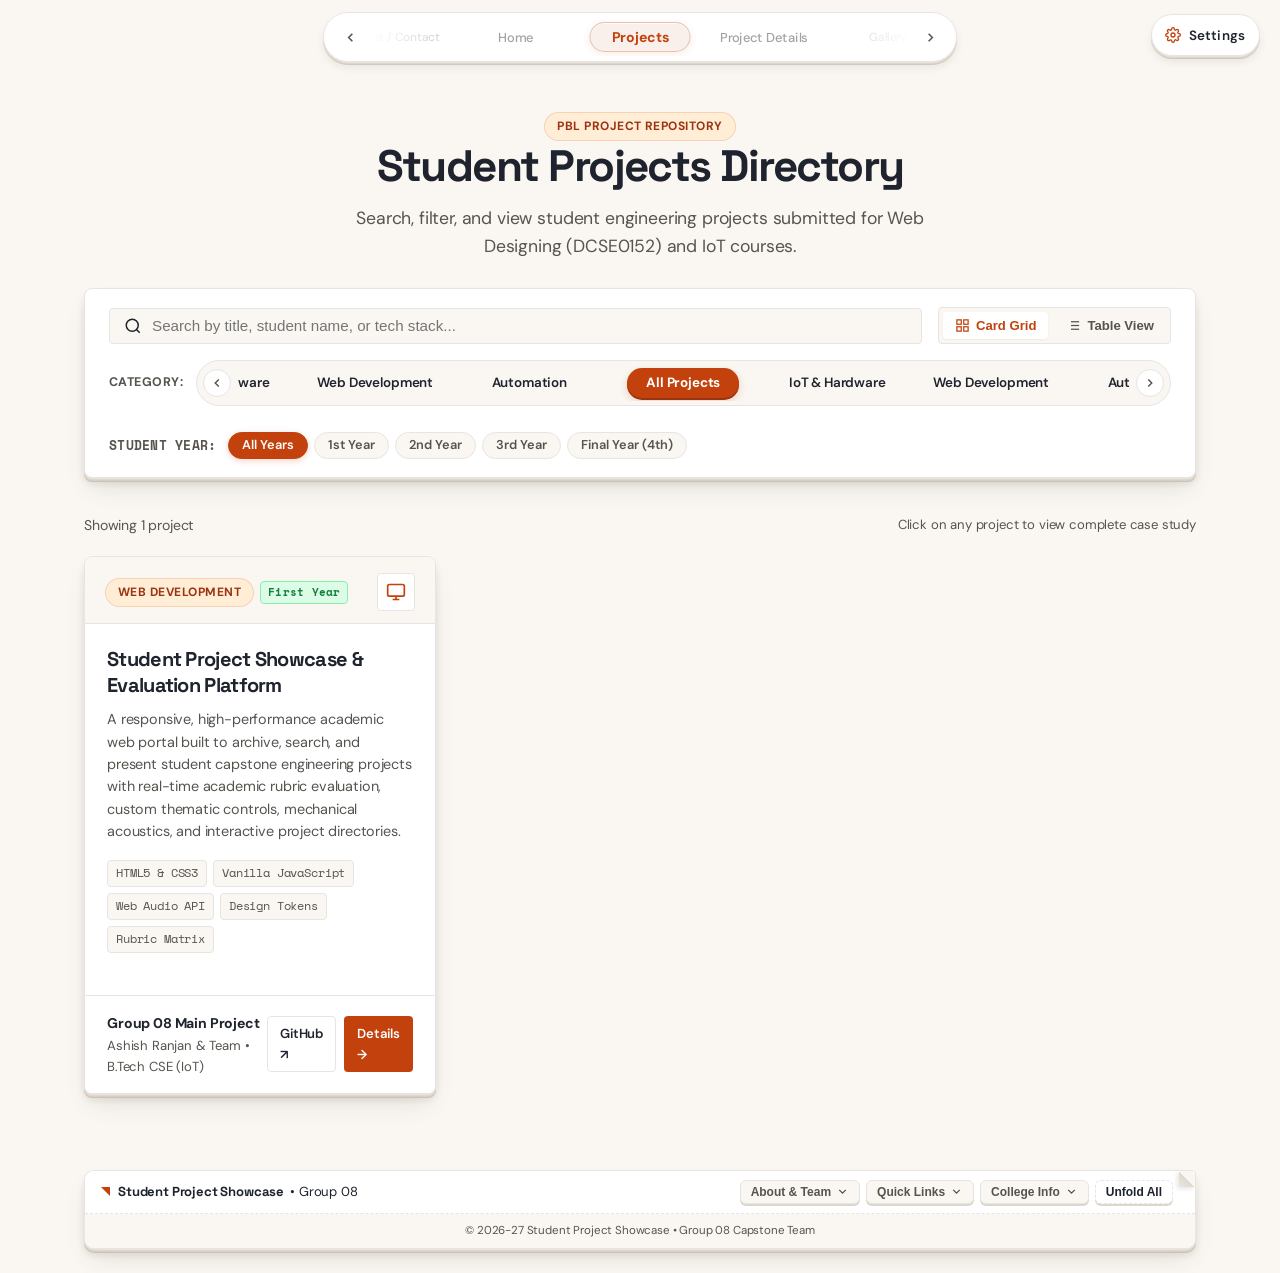
<file: projects.html>
<!DOCTYPE html>
<html lang="en">
<head>
  <script>
    (function () {
      try {
        var theme = localStorage.getItem("site_theme") || "light";
        if (theme === "dark") {
          document.documentElement.setAttribute("data-theme", "dark");
        } else {
          document.documentElement.removeAttribute("data-theme");
        }
        var fontSize = localStorage.getItem("site_font_size");
        if (fontSize && fontSize !== "16") {
          document.documentElement.setAttribute("data-font-size", fontSize);
          document.documentElement.style.fontSize = fontSize + "px";
        }
        var fontPreset = localStorage.getItem("site_font_preset");
        if (fontPreset && fontPreset !== "architectural-lab") {
          document.documentElement.setAttribute("data-font-preset", fontPreset);
        }
      } catch (e) {}
    })();
  </script>
  <meta charset="UTF-8" />
  <meta name="viewport" content="width=device-width, initial-scale=1.0" />
  <title>Projects Directory | Student Project Showcase</title>
  <!-- Google Fonts: The Architectural Hardware Lab (Space Grotesk + DM Sans + Space Mono) -->
  <link rel="preconnect" href="https://fonts.googleapis.com" />
  <link rel="preconnect" href="https://fonts.gstatic.com" crossorigin />
  <link href="https://fonts.googleapis.com/css2?family=DM+Sans:ital,opsz,wght@0,9..40,400..700;1,9..40,400..700&family=Space+Grotesk:wght@400..700&family=Space+Mono:ital,wght@0,400;0,700;1,400;1,700&display=swap" rel="stylesheet" />
  <link rel="stylesheet" href="css/global.css" />
  <link rel="stylesheet" href="css/projects.css" />
</head>
<body>
  <!-- Floating Navigation Bar (Pure Slider Feature Only) -->
  <header class="site-header">
    <div class="navbar">
      <!-- Mobile Bar Header (Shown only on small screens) -->
      <div class="mobile-nav-bar">
        <span class="mobile-current-page" id="mobileCurrentPage">Projects</span>
        <button class="mobile-toggle" id="mobileNavToggle" aria-label="Toggle Navigation Menu" aria-expanded="false">
          <svg class="svg-icon" viewBox="0 0 24 24" width="20" height="20" fill="none" stroke="currentColor" stroke-width="2">
            <line x1="3" y1="12" x2="21" y2="12"></line>
            <line x1="3" y1="6" x2="21" y2="6"></line>
            <line x1="3" y1="18" x2="21" y2="18"></line>
          </svg>
        </button>
      </div>

      <!-- Pure Slider Navigation -->
      <nav class="nav-slider-nav" id="navSliderNav">
        <div class="mobile-slider-hint" aria-hidden="true">
          <span>Slide or tap to switch page</span>
        </div>

        <div class="nav-slider-container" id="navSliderContainer">
          <!-- Previous Page Button -->
          <button type="button" class="nav-arrow nav-arrow-prev" id="navSliderPrev" aria-label="Previous Page">
            <svg class="svg-icon" viewBox="0 0 24 24" width="15" height="15" fill="none" stroke="currentColor" stroke-width="2.5">
              <polyline points="15 18 9 12 15 6"></polyline>
            </svg>
          </button>

          <!-- Slider Viewport Window -->
          <div class="nav-slider-viewport" id="navSliderViewport" tabindex="0" aria-label="Page Slider Navigation">
            <div class="nav-slider-center-pill" id="navSliderCenterPill" aria-hidden="true"></div>

            <div class="nav-slider-track" id="navSliderTrack">
              <a href="index.html" class="nav-slider-item" data-index="0" data-page="index.html" draggable="false">Home</a>
              <a href="projects.html" class="nav-slider-item" data-index="1" data-page="projects.html" draggable="false">Projects</a>
              <a href="project-details.html" class="nav-slider-item" data-index="2" data-page="project-details.html" draggable="false">Project Details</a>
              <a href="gallery.html" class="nav-slider-item" data-index="3" data-page="gallery.html" draggable="false">Gallery</a>
              <a href="contact.html" class="nav-slider-item" data-index="4" data-page="contact.html" draggable="false">Submit / Contact</a>
            </div>
          </div>

          <!-- Next Page Button -->
          <button type="button" class="nav-arrow nav-arrow-next" id="navSliderNext" aria-label="Next Page">
            <svg class="svg-icon" viewBox="0 0 24 24" width="15" height="15" fill="none" stroke="currentColor" stroke-width="2.5">
              <polyline points="9 18 15 12 9 6"></polyline>
            </svg>
          </button>
        </div>

        <!-- Mobile Drawer Academic Metadata Card (Visible only inside mobile hamburger) -->
        <div class="mobile-drawer-academic-card" aria-label="Academic Information">
          <div class="drawer-academic-header">
            <div class="drawer-brand-wrap">
              <div class="drawer-brand-seal" aria-hidden="true">E</div>
              <span class="drawer-brand-title">Student Showcase</span>
            </div>
            <span class="drawer-badge-live">AY 2026-27 ONGOING</span>
          </div>

          <div class="drawer-chips-cluster">
            <div class="drawer-chip-item">
              <svg class="svg-icon" viewBox="0 0 24 24" width="13" height="13" fill="none" stroke="currentColor" stroke-width="2.2">
                <path d="M12 2L2 7l10 5 10-5-10-5z"></path>
                <path d="M2 17l10 5 10-5"></path>
                <path d="M2 12l10 5 10-5"></path>
              </svg>
              <div class="drawer-chip-text">
                <span><strong>NIET</strong> Greater Noida</span>
                <span class="drawer-chip-sub" style="color:var(--text-muted);">&bull; Autonomous</span>
              </div>
            </div>

            <div class="drawer-chip-item">
              <svg class="svg-icon" viewBox="0 0 24 24" width="13" height="13" fill="none" stroke="currentColor" stroke-width="2.2">
                <polyline points="16 18 22 12 16 6"></polyline>
                <polyline points="8 6 2 12 8 18"></polyline>
              </svg>
              <div class="drawer-chip-text">
                <code>DCSE0152</code>
                <span class="drawer-chip-sub" style="color:var(--text-muted);">&bull; Web Designing</span>
              </div>
            </div>

            <div class="drawer-chip-item">
              <svg class="svg-icon" viewBox="0 0 24 24" width="13" height="13" fill="none" stroke="currentColor" stroke-width="2.2">
                <path d="M12 22s8-4 8-10V5l-8-3-8 3v7c0 6 8 10 8 10z"></path>
                <polyline points="9 12 11 14 15 10"></polyline>
              </svg>
              <div class="drawer-chip-text">
                <span><strong>Ms. Vishakha Rani</strong></span>
                <span class="drawer-chip-sub" style="color:var(--text-muted);">&bull; Faculty Mentor</span>
              </div>
            </div>

            <div class="drawer-chip-item">
              <svg class="svg-icon" viewBox="0 0 24 24" width="13" height="13" fill="none" stroke="currentColor" stroke-width="2.2">
                <path d="M17 21v-2a4 4 0 0 0-4-4H5a4 4 0 0 0-4 4v2"></path>
                <circle cx="9" cy="7" r="4"></circle>
                <path d="M23 21v-2a4 4 0 0 0-3-3.87"></path>
                <path d="M16 3.13a4 4 0 0 1 0 7.75"></path>
              </svg>
              <div class="drawer-chip-text">
                <span><strong>Group 08</strong></span>
                <span class="drawer-chip-sub" style="color:var(--text-muted);">&bull; Capstone Cohort</span>
              </div>
            </div>
          </div>
        </div>
      </nav>
    </div>
  </header>

  <main class="container">
    <!-- Page Header -->
    <section class="projects-header">
      <span class="pill-badge">PBL Project Repository</span>
      <h1>Student Projects Directory</h1>
      <p>Search, filter, and view student engineering projects submitted for Web Designing (DCSE0152) and IoT courses.</p>
    </section>

    <!-- Search & Filter Controls -->
    <div class="directory-toolbar">
      <div class="toolbar-top-row">
        <div class="search-field-box">
          <svg class="svg-icon" viewBox="0 0 24 24" width="18" height="18" fill="none" stroke="currentColor" stroke-width="2">
            <circle cx="11" cy="11" r="8"></circle>
            <line x1="21" y1="21" x2="16.65" y2="16.65"></line>
          </svg>
          <input type="text" id="directorySearchInput" class="search-field-input" placeholder="Search by title, student name, or tech stack..." />
        </div>

        <!-- View Switcher (Card Grid vs Table) -->
        <div class="view-toggle-group">
          <button id="gridViewBtn" class="view-toggle-btn active" title="Grid View">
            <svg class="svg-icon" viewBox="0 0 24 24" width="15" height="15" fill="none" stroke="currentColor" stroke-width="2">
              <rect x="3" y="3" width="7" height="7"></rect>
              <rect x="14" y="3" width="7" height="7"></rect>
              <rect x="14" y="14" width="7" height="7"></rect>
              <rect x="3" y="14" width="7" height="7"></rect>
            </svg>
            Card Grid
          </button>
          <button id="tableViewBtn" class="view-toggle-btn" title="Table View">
            <svg class="svg-icon" viewBox="0 0 24 24" width="15" height="15" fill="none" stroke="currentColor" stroke-width="2">
              <line x1="8" y1="6" x2="21" y2="6"></line>
              <line x1="8" y1="12" x2="21" y2="12"></line>
              <line x1="8" y1="18" x2="21" y2="18"></line>
              <line x1="3" y1="6" x2="3.01" y2="6"></line>
              <line x1="3" y1="12" x2="3.01" y2="12"></line>
              <line x1="3" y1="18" x2="3.01" y2="18"></line>
            </svg>
            Table View
          </button>
        </div>
      </div>

      <!-- Domain Category Infinite Slider (Clear Text, Zero Fade) -->
      <div class="category-filter-row">
        <span class="filter-label">Category:</span>

        <div class="category-slider-box" id="categorySliderBox">
          <button type="button" class="cat-arrow cat-arrow-prev" id="catSliderPrev" aria-label="Previous Category">
            <svg class="svg-icon" viewBox="0 0 24 24" width="14" height="14" fill="none" stroke="currentColor" stroke-width="2.5">
              <polyline points="15 18 9 12 15 6"></polyline>
            </svg>
          </button>

          <div class="category-slider-viewport" id="categorySliderViewport" tabindex="0" aria-label="Infinite Category Slider">
            <div class="category-center-pill" id="categoryCenterPill" aria-hidden="true"></div>

            <!-- Three full cycles (12 slots) keep the full-width track completely filled with 100% clear text -->
            <div class="category-slider-track" id="categorySliderTrack">
              <span role="button" class="category-slider-item" data-filter="all" data-slot="0" draggable="false">All Projects</span>
              <span role="button" class="category-slider-item" data-filter="iot" data-slot="1" draggable="false">IoT &amp; Hardware</span>
              <span role="button" class="category-slider-item" data-filter="web" data-slot="2" draggable="false">Web Development</span>
              <span role="button" class="category-slider-item" data-filter="automation" data-slot="3" draggable="false">Automation</span>
              <span role="button" class="category-slider-item" data-filter="all" data-slot="4" draggable="false">All Projects</span>
              <span role="button" class="category-slider-item" data-filter="iot" data-slot="5" draggable="false">IoT &amp; Hardware</span>
              <span role="button" class="category-slider-item" data-filter="web" data-slot="6" draggable="false">Web Development</span>
              <span role="button" class="category-slider-item" data-filter="automation" data-slot="7" draggable="false">Automation</span>
              <span role="button" class="category-slider-item" data-filter="all" data-slot="8" draggable="false">All Projects</span>
              <span role="button" class="category-slider-item" data-filter="iot" data-slot="9" draggable="false">IoT &amp; Hardware</span>
              <span role="button" class="category-slider-item" data-filter="web" data-slot="10" draggable="false">Web Development</span>
              <span role="button" class="category-slider-item" data-filter="automation" data-slot="11" draggable="false">Automation</span>
            </div>
          </div>

          <button type="button" class="cat-arrow cat-arrow-next" id="catSliderNext" aria-label="Next Category">
            <svg class="svg-icon" viewBox="0 0 24 24" width="14" height="14" fill="none" stroke="currentColor" stroke-width="2.5">
              <polyline points="9 18 15 12 9 6"></polyline>
            </svg>
          </button>
        </div>
      </div>

      <!-- Student Academic Year Filter Row -->
      <div class="student-year-filter-row" role="group" aria-label="Filter projects by student academic year">
        <span class="filter-label">Student Year:</span>
        <div class="year-filter-pills" id="yearFilterPills">
          <button type="button" class="year-filter-pill active" data-year="all" aria-pressed="true">All Years</button>
          <button type="button" class="year-filter-pill" data-year="1" aria-pressed="false">1st Year</button>
          <button type="button" class="year-filter-pill" data-year="2" aria-pressed="false">2nd Year</button>
          <button type="button" class="year-filter-pill" data-year="3" aria-pressed="false">3rd Year</button>
          <button type="button" class="year-filter-pill" data-year="4" aria-pressed="false">Final Year (4th)</button>
        </div>
      </div>
    </div>

    <!-- Results Count -->
    <div class="results-info-bar">
      <span id="resultsCounter">Showing 1 project</span>
      <span style="font-size:0.82rem; color:var(--text-secondary);">Click on any project to view complete case study</span>
    </div>

    <!-- 1. Card Grid View -->
    <div class="projects-grid-view" id="projectsGridView">
      <!-- Group 08 Main Project: Student Project Showcase -->
      <article class="project-card" data-category="web" data-year="1">
        <div class="card-header-bar">
          <div class="card-badges-group">
            <span class="pill-badge">Web Development</span>
            <span class="student-year-badge year-1">First Year</span>
          </div>
          <div class="card-icon-tag">
            <svg class="svg-icon" viewBox="0 0 24 24" width="20" height="20" fill="none" stroke="currentColor" stroke-width="2">
              <rect x="2" y="3" width="20" height="14" rx="2" ry="2"></rect>
              <line x1="8" y1="21" x2="16" y2="21"></line>
              <line x1="12" y1="17" x2="12" y2="21"></line>
            </svg>
          </div>
        </div>
        <div class="card-content-body">
          <h2 class="project-heading">Student Project Showcase &amp; Evaluation Platform</h2>
          <p class="project-synopsis">
            A responsive, high-performance academic web portal built to archive, search, and present student capstone engineering projects with real-time academic rubric evaluation, custom thematic controls, mechanical acoustics, and interactive project directories.
          </p>
          <div class="stack-pills-wrap">
            <span class="stack-mini-pill">HTML5 &amp; CSS3</span>
            <span class="stack-mini-pill">Vanilla JavaScript</span>
            <span class="stack-mini-pill">Web Audio API</span>
            <span class="stack-mini-pill">Design Tokens</span>
            <span class="stack-mini-pill">Rubric Matrix</span>
          </div>
        </div>
        <div class="card-footer-row">
          <div class="author-meta-box">
            <strong>Group 08 Main Project</strong>
            <span>Ashish Ranjan &amp; Team &bull; B.Tech CSE (IoT)</span>
          </div>
          <div style="display:flex; gap:8px; align-items:center;">
            <a href="https://github.com/Pcwhat/student-project" target="_blank" rel="noopener noreferrer" class="btn btn-outline" style="padding: 6px 12px; font-size: 0.82rem;" title="View GitHub Repository (opens in new tab)">
              GitHub &nearr;
            </a>
            <a href="project-details.html" class="btn btn-primary" style="padding: 6px 12px; font-size: 0.82rem;">
              Details &rarr;
            </a>
          </div>
        </div>
      </article>
    </div>

    <!-- 2. Academic Table View -->
    <div class="projects-table-view" id="projectsTableView">
      <table class="academic-table">
        <thead>
          <tr>
            <th>Project Title</th>
            <th>Category</th>
            <th>Student Year</th>
            <th>Tech Stack</th>
            <th>Student Name &amp; Roll No</th>
            <th>Viva Status</th>
            <th>Action</th>
          </tr>
        </thead>
        <tbody>
          <tr data-category="web" data-year="1">
            <td><strong>Student Project Showcase &amp; Evaluation Platform</strong></td>
            <td><span class="pill-badge">Web Development</span></td>
            <td><span class="student-year-badge year-1">First Year (1st)</span></td>
            <td>HTML5, CSS3, Vanilla JS, Web Audio</td>
            <td>Ashish Ranjan &amp; Group 08</td>
            <td><span style="color:var(--accent); font-weight:700;">Ongoing</span></td>
            <td>
              <div style="display:flex; gap:6px; align-items:center;">
                <a href="project-details.html" class="btn btn-outline" style="padding:4px 8px; font-size:0.75rem;">View</a>
                <a href="https://github.com/Pcwhat/student-project" target="_blank" rel="noopener noreferrer" class="btn btn-outline" style="padding:4px 8px; font-size:0.75rem;" title="Open GitHub Repository (opens in new tab)">GitHub &nearr;</a>
              </div>
            </td>
          </tr>
        </tbody>
      </table>
    </div>

    <!-- Empty State when no results found -->
    <div class="empty-results-box" id="emptyResultsBox">
      <div class="empty-results-icon">
        <svg class="svg-icon" viewBox="0 0 24 24" width="24" height="24" fill="none" stroke="currentColor" stroke-width="2">
          <circle cx="11" cy="11" r="8"></circle>
          <line x1="21" y1="21" x2="16.65" y2="16.65"></line>
        </svg>
      </div>
      <h3>No Projects Match Your Search</h3>
      <p>Try searching for a different keyword or click below to clear your filters.</p>
      <button class="btn btn-outline" id="clearSearchBtn">Reset Search &amp; Filters</button>
    </div>
  </main>

  <!-- Compact 3D Origami-Folded Footer -->
  <footer class="site-footer origami-footer" id="origamiFooter">
    <div class="origami-shell">
      <div class="origami-bar">
        <div class="origami-brand-mini">
          <span class="origami-crease-mark" aria-hidden="true"></span>
          <span class="origami-title"><strong>Student Project Showcase</strong> &bull; Group 08</span>
        </div>

        <div class="origami-flaps" role="tablist" aria-label="Footer Information Flaps">
          <button type="button" class="origami-flap-btn" data-flap="about" aria-expanded="false">
            <span>About &amp; Team</span>
            <svg class="svg-icon flap-chevron" viewBox="0 0 24 24" width="13" height="13" fill="none" stroke="currentColor" stroke-width="2.5">
              <polyline points="6 9 12 15 18 9"></polyline>
            </svg>
          </button>

          <button type="button" class="origami-flap-btn" data-flap="links" aria-expanded="false">
            <span>Quick Links</span>
            <svg class="svg-icon flap-chevron" viewBox="0 0 24 24" width="13" height="13" fill="none" stroke="currentColor" stroke-width="2.5">
              <polyline points="6 9 12 15 18 9"></polyline>
            </svg>
          </button>

          <button type="button" class="origami-flap-btn" data-flap="college" aria-expanded="false">
            <span>College Info</span>
            <svg class="svg-icon flap-chevron" viewBox="0 0 24 24" width="13" height="13" fill="none" stroke="currentColor" stroke-width="2.5">
              <polyline points="6 9 12 15 18 9"></polyline>
            </svg>
          </button>

          <button type="button" class="origami-flap-btn origami-unfold-all" data-flap="all" aria-expanded="false" title="Unfold all origami panels">
            <span>Unfold All</span>
          </button>
        </div>
      </div>

      <div class="origami-stage">
        <div class="origami-panel" data-panel="about">
          <div class="origami-panel-inner">
            <div class="origami-panel-tag">01 / Project &amp; Team</div>
            <p class="origami-desc">
              A Web Designing (DCSE0152) Capstone Project developed by Group 08 students, Department of Computer Science &amp; Engineering (IoT), NIET Greater Noida.
            </p>
            <div class="origami-team-chips">
              <span class="origami-chip-label">Team:</span>
              <span class="origami-chip">Ashish Ranjan</span>
              <span class="origami-chip">Ashish Prajapati</span>
              <span class="origami-chip">Arunima Bhardwaj</span>
              <span class="origami-chip">Aryan</span>
              <span class="origami-chip">Ashmit Tiwari</span>
            </div>
          </div>
        </div>

        <div class="origami-panel" data-panel="links">
          <div class="origami-panel-inner">
            <div class="origami-panel-tag">02 / Quick Links</div>
            <ul class="origami-links-row">
              <li><a href="index.html">Home</a></li>
              <li><a href="projects.html">Project Directory</a></li>
              <li><a href="project-details.html">Case Study &amp; Rubric</a></li>
              <li><a href="gallery.html">Circuit Schematics</a></li>
              <li><a href="contact.html">Submit Project</a></li>
            </ul>
          </div>
        </div>

        <div class="origami-panel" data-panel="college">
          <div class="origami-panel-inner">
            <div class="origami-panel-tag">03 / College Information</div>
            <div class="origami-meta-grid">
              <div class="origami-meta-cell">
                <span>Course</span>
                <strong>DCSE0152 (Web Designing)</strong>
              </div>
              <div class="origami-meta-cell">
                <span>Faculty Mentor</span>
                <strong>Ms. Vishakha Rani</strong>
              </div>
              <div class="origami-meta-cell">
                <span>Institution</span>
                <strong>Noida Institute of Engineering &amp; Technology, Knowledge Park II, Greater Noida</strong>
              </div>
            </div>
          </div>
        </div>
      </div>

      <div class="origami-bottom-strip">
        <span>&copy; 2026-27 Student Project Showcase &bull; Group 08 Capstone Team</span>
      </div>
    </div>
  </footer>

  <script src="js/main.js"></script>
  <script src="js/projects.js"></script>
</body>
</html>
</file>
<file: css/global.css>
@import url("https://fonts.googleapis.com/css2?family=DM+Sans:ital,opsz,wght@0,9..40,400..700;1,9..40,400..700&family=Fira+Code:wght@400..700&family=IBM+Plex+Mono:ital,wght@0,400..700;1,400..700&family=Inter:wght@400..700&family=JetBrains+Mono:ital,wght@0,400..700;1,400..700&family=Lora:ital,wght@0,400..700;1,400..700&family=Manrope:wght@400..700&family=Newsreader:ital,opsz,wght@0,6..72,400..700;1,6..72,400..700&family=Outfit:wght@400..700&family=Plus+Jakarta+Sans:ital,wght@0,400..700;1,400..700&family=Space+Grotesk:wght@400..700&family=Space+Mono:ital,wght@0,400;0,700;1,400;1,700&display=swap");

/* 
   Web Designing Project (DCSE0152) - Capstone Showcase
   Group 08 | NIET Greater Noida
   Students: Ashish Ranjan, Ashish Prajapati, Arunima Bhardwaj, Aryan, Ashmit Tiwari
   Mentor: Ms. Vishakha Rani
   Global Stylesheet (global.css)
   Permanent Typography: The Architectural Hardware Lab (Space Grotesk + DM Sans + Space Mono)
*/

:root {
  /* Main color palette */
  --bg-color: #FAF7F2;
  --surface-color: #FFFFFF;
  --text-primary: #1E232E;
  --text-secondary: #57534E;
  --text-muted: #78716C;
  
  --accent: #C2410C;              /* Terracotta Orange */
  --accent-hover: #9A3412;        /* Darker Orange on Hover */
  --accent-subtle: #FFEDD5;       /* Light Orange Background */
  --accent-subtle-text: #9A3412;  /* Dark text for badges */
  
  --border-color: #E7E5E4;        /* Light Grey Border */
  --border-focus: #FFAB70;        /* Focus Border */
  --border-hover: #CBD5E1;        /* Border on Hover */
  
  --badge-success-bg: #DCFCE7;
  --badge-success-text: #15803D;

  /* Permanent Typography: The Architectural Hardware Lab */
  --font-serif: "Space Grotesk", system-ui, -apple-system, sans-serif;
  --font-sans: "DM Sans", system-ui, -apple-system, sans-serif;
  --font-mono: "Space Mono", ui-monospace, monospace;
  --heading-font-weight: 700;
  --heading-letter-spacing: -0.035em;
  --heading-line-height: 1.15;
  --body-font-weight: 400;
  --body-letter-spacing: -0.01em;
  --body-line-height: 1.6;
  --mono-font-weight: 400;

  /* Box Shadows */
  --shadow-sm: 0 1px 2px rgba(28, 25, 23, 0.05);
  --shadow-md: 0 4px 6px -1px rgba(28, 25, 23, 0.07), 0 2px 4px -2px rgba(28, 25, 23, 0.04);
  --shadow-lg: 0 12px 24px -4px rgba(28, 25, 23, 0.09), 0 4px 8px -4px rgba(28, 25, 23, 0.03);

  /* Fake 3D Layered Extrusion & Depth Shadows for All Containers */
  --shadow-3d:
    inset 0 1px 0 rgba(255, 255, 255, 0.95),
    0 1px 0 #E7E2DA,
    0 2px 0 #DFD8CE,
    0 3px 0 #D6CEC2,
    0 4px 0 #CCC3B6,
    0 6px 10px -2px rgba(28, 25, 23, 0.14),
    0 14px 26px -6px rgba(28, 25, 23, 0.10);

  --shadow-3d-hover:
    inset 0 1px 0 rgba(255, 255, 255, 1),
    0 1px 0 #E7E2DA,
    0 2px 0 #DFD8CE,
    0 3px 0 #D6CEC2,
    0 4px 0 #CCC3B6,
    0 6px 0 #C1B7A8,
    0 14px 22px -4px rgba(28, 25, 23, 0.18),
    0 26px 44px -10px rgba(194, 65, 12, 0.14);

  --shadow-3d-sm:
    inset 0 1px 0 rgba(255, 255, 255, 0.92),
    0 1px 0 #E7E2DA,
    0 2px 0 #DDD6CB,
    0 3px 0 #D2C9BC,
    0 6px 12px -3px rgba(28, 25, 23, 0.12);

  --shadow-3d-sm-hover:
    inset 0 1px 0 rgba(255, 255, 255, 1),
    0 1px 0 #E7E2DA,
    0 2px 0 #DDD6CB,
    0 3px 0 #D2C9BC,
    0 4px 0 #C6BCAD,
    0 12px 20px -4px rgba(28, 25, 23, 0.16);

  --shadow-3d-accent:
    inset 0 1px 0 rgba(255, 255, 255, 0.75),
    0 1px 0 #FFAB70,
    0 2px 0 #FF7A1A,
    0 4px 0 #EA580C,
    0 10px 20px -4px rgba(194, 65, 12, 0.22),
    0 18px 34px -8px rgba(194, 65, 12, 0.14);

  --shadow-3d-accent-hover:
    inset 0 1px 0 rgba(255, 255, 255, 0.85),
    0 1px 0 #FFAB70,
    0 2px 0 #FF7A1A,
    0 4px 0 #EA580C,
    0 6px 0 #C2410C,
    0 16px 28px -4px rgba(194, 65, 12, 0.28),
    0 28px 46px -10px rgba(194, 65, 12, 0.18);

  /* Border radius */
  --radius-sm: 4px;
  --radius-md: 8px;
  --radius-lg: 14px;
  --transition: all 0.2s ease;
  --max-width: 1160px;
}

/* =========================================================================
   Theme System: Strictly 2 Themes - Light (Default) | Charcoal Black (Dark)
   Default: Warm Ivory Clay (#FAF7F2 / #FFFFFF)
   Charcoal Black: Deep Matte Charcoal (#0E1117 / #181C24) & Amber Copper (#FF7A1A)
   ========================================================================= */

/* Theme 1: Charcoal Black (data-theme="dark") - High-Vibrancy Electric Amber & Obsidian Slate System */
html[data-theme="dark"] {
  --bg-color: #0E1117;
  --surface-color: #181C24;
  --text-primary: #FFFFFF;
  --text-secondary: #CBD5E1;
  --text-muted: #94A3B8;

  --accent: #FF7A1A;
  --accent-hover: #FFA257;
  --accent-subtle: rgba(255, 122, 26, 0.18);
  --accent-subtle-text: #FFAB70;

  --border-color: #2D3342;
  --border-focus: #FF7A1A;
  --border-hover: #485269;

  --badge-success-bg: rgba(34, 197, 94, 0.2);
  --badge-success-text: #4ADE80;

  --shadow-sm: 0 1px 2px rgba(0, 0, 0, 0.75);
  --shadow-md: 0 4px 12px rgba(0, 0, 0, 0.65);
  --shadow-lg: 0 16px 36px rgba(0, 0, 0, 0.8);

  --shadow-3d:
    inset 0 1px 0 rgba(255, 255, 255, 0.08),
    0 1px 0 #0B0D12,
    0 2px 0 #07090D,
    0 3px 0 #000000,
    0 6px 14px -2px rgba(0, 0, 0, 0.75),
    0 16px 32px -6px rgba(0, 0, 0, 0.6);

  --shadow-3d-hover:
    inset 0 1px 0 rgba(255, 255, 255, 0.14),
    0 1px 0 #0B0D12,
    0 2px 0 #07090D,
    0 3px 0 #000000,
    0 4px 0 #000000,
    0 16px 28px -4px rgba(0, 0, 0, 0.85),
    0 28px 48px -10px rgba(255, 122, 26, 0.22);

  --shadow-3d-sm:
    inset 0 1px 0 rgba(255, 255, 255, 0.07),
    0 1px 0 #0B0D12,
    0 2px 0 #000000,
    0 6px 12px -3px rgba(0, 0, 0, 0.65);

  --shadow-3d-sm-hover:
    inset 0 1px 0 rgba(255, 255, 255, 0.1),
    0 1px 0 #0B0D12,
    0 2px 0 #07090D,
    0 3px 0 #000000,
    0 10px 18px -4px rgba(0, 0, 0, 0.75);

  --shadow-3d-accent:
    inset 0 1px 0 rgba(255, 255, 255, 0.35),
    0 1px 0 #EA580C,
    0 2px 0 #C2410C,
    0 4px 0 #9A3412,
    0 10px 24px -4px rgba(255, 122, 26, 0.35),
    0 18px 34px -8px rgba(0, 0, 0, 0.75);

  --shadow-3d-accent-hover:
    inset 0 1px 0 rgba(255, 255, 255, 0.45),
    0 1px 0 #EA580C,
    0 2px 0 #C2410C,
    0 4px 0 #9A3412,
    0 6px 0 #7C2D12,
    0 16px 32px -4px rgba(255, 122, 26, 0.45),
    0 28px 48px -10px rgba(0, 0, 0, 0.85);
}


/* Dark Mode Architectural Overrides */
html[data-theme="dark"] header.site-header {
  background-color: rgba(22, 22, 22, 0.94);
  border-color: #2D3342;
}

html[data-theme="dark"] .nav-slider-container {
  background-color: #141720;
  border-color: #2D3342;
}

html[data-theme="dark"] .nav-slider-viewport {
  background-color: #141720;
}

html[data-theme="dark"] .nav-slider-center-pill {
  background: rgba(255, 122, 26, 0.14);
  border-color: rgba(255, 122, 26, 0.35);
}

html[data-theme="dark"] .nav-slider-item {
  color: #94A3B8;
}

html[data-theme="dark"] .nav-slider-item.active {
  color: #FF7A1A;
}

html[data-theme="dark"] .nav-arrow {
  background-color: #181C24;
  border-color: #2D3342;
  color: #CBD5E1;
}

html[data-theme="dark"] .mobile-nav-bar {
  background-color: #181C24;
  border-color: #2D3342;
}

html[data-theme="dark"] .nav-slider-nav,
html[data-theme="dark"] .nav-slider-nav.open,
html[data-theme="dark"] .nav-slider-nav.mobile-open {
  background-color: #141720 !important;
  border-color: #2D3342 !important;
  box-shadow: 0 16px 40px rgba(0, 0, 0, 0.85), inset 0 1px 0 rgba(255, 255, 255, 0.05) !important;
}

html[data-theme="dark"] .mobile-drawer-academic-card {
  background-color: #181C24 !important;
  border-color: #2D3342 !important;
  box-shadow: 0 4px 16px rgba(0, 0, 0, 0.6), inset 0 1px 0 rgba(255, 255, 255, 0.04) !important;
}

html[data-theme="dark"] .drawer-academic-header {
  border-bottom-color: #2D3342 !important;
}

html[data-theme="dark"] .drawer-brand-seal {
  background: #1E232E !important;
  color: #FF7A1A !important;
  border-color: #384256 !important;
  box-shadow: inset 1px 1px 2px #000000 !important;
}

html[data-theme="dark"] .drawer-brand-title {
  color: #FFFFFF !important;
}

html[data-theme="dark"] .drawer-badge-live {
  background: rgba(34, 197, 94, 0.16) !important;
  border-color: rgba(34, 197, 94, 0.35) !important;
  color: #4ADE80 !important;
}

html[data-theme="dark"] .drawer-chip-item {
  background: #202634 !important;
  border-color: #333C4E !important;
  color: #FFFFFF !important;
}

html[data-theme="dark"] .drawer-chip-item:hover {
  background: #283042 !important;
  border-color: #434E64 !important;
}

html[data-theme="dark"] .drawer-chip-item strong,
html[data-theme="dark"] .drawer-chip-item span {
  color: #FFFFFF !important;
}

html[data-theme="dark"] .drawer-chip-item span[style*="text-muted"],
html[data-theme="dark"] .drawer-chip-item span[style*="--text-muted"],
html[data-theme="dark"] .drawer-chip-sub {
  color: #94A3B8 !important;
}

html[data-theme="dark"] .drawer-chip-item code {
  background: #2D3342 !important;
  border: 1px solid #3C475D !important;
  color: #FF7A1A !important;
}

html[data-theme="dark"] .drawer-chip-item svg {
  color: #FF7A1A !important;
}

html[data-theme="dark"] footer.site-footer {
  background-color: #0E1117;
  border-top-color: #2D3342;
}

html[data-theme="dark"] .origami-footer-card,
html[data-theme="dark"] .footer-nav-col {
  background-color: #181C24;
  border-color: #2D3342;
}

html[data-theme="dark"] .hero-stat-card,
html[data-theme="dark"] .hero-preview-frame,
html[data-theme="dark"] .project-card,
html[data-theme="dark"] .gallery-card,
html[data-theme="dark"] .case-study-hero,
html[data-theme="dark"] .case-study-main,
html[data-theme="dark"] .sidebar-widget,
html[data-theme="dark"] .form-card,
html[data-theme="dark"] .info-card,
html[data-theme="dark"] .modal-content,
html[data-theme="dark"] .rubric-table-wrapper {
  background-color: var(--surface-color);
  border-color: var(--border-color);
  color: var(--text-primary);
}

html[data-theme="dark"] .custom-dropdown-trigger {
  background-color: var(--bg-color);
  border-color: var(--border-color);
  color: var(--text-primary);
}

html[data-theme="dark"] .custom-dropdown-menu {
  background-color: #181C24;
  border-color: #333C4E;
  box-shadow: 0 16px 40px rgba(0, 0, 0, 0.75);
}

html[data-theme="dark"] .custom-dropdown-option:hover,
html[data-theme="dark"] .custom-dropdown-option:focus-visible {
  background-color: rgba(255, 122, 26, 0.12);
}

html[data-theme="dark"] .custom-dropdown-option.is-selected {
  background-color: rgba(255, 122, 26, 0.18);
}

html[data-theme="dark"] .option-icon-box {
  background-color: rgba(255, 122, 26, 0.15);
  color: #FF7A1A;
}

html[data-theme="dark"] .custom-dropdown-menu::-webkit-scrollbar-track {
  background: #141720;
}

html[data-theme="dark"] .custom-dropdown-menu::-webkit-scrollbar-thumb {
  background: #333C4E;
}

html[data-theme="dark"] .form-input,
html[data-theme="dark"] .form-select,
html[data-theme="dark"] .form-textarea {
  background-color: #141720;
  border-color: #2D3342;
  color: #FFFFFF;
}

html[data-theme="dark"] .form-input:focus,
html[data-theme="dark"] .form-select:focus,
html[data-theme="dark"] .form-textarea:focus {
  background-color: #181C24;
  border-color: #FF7A1A;
  box-shadow: 0 0 0 3px rgba(255, 122, 26, 0.2);
}

html[data-theme="dark"] .gallery-slider-bar {
  background-color: #181C24;
  border-color: #2D3342;
}

html[data-theme="dark"] .gallery-slider-viewport {
  background-color: #141720;
}

html[data-theme="dark"] .gallery-slider-center-pill {
  background: rgba(255, 122, 26, 0.14);
  border-color: rgba(255, 122, 26, 0.35);
}

html[data-theme="dark"] .gallery-slider-item {
  color: #94A3B8;
}

html[data-theme="dark"] .gallery-slider-item.active {
  color: #FF7A1A;
}

html[data-theme="dark"] .student-card {
  background-color: #181C24;
  border-color: #2D3342;
}

html[data-theme="dark"] .student-card:hover {
  background-color: #202634;
  border-color: #FF7A1A;
}

html[data-theme="dark"] .student-avatar {
  background-color: #141720;
  border-color: #2D3342;
  box-shadow: inset 1px 1px 2px rgba(255, 255, 255, 0.05), inset -1px -1px 2px rgba(0, 0, 0, 0.5);
}

html[data-theme="dark"] .mentor-stamp-box {
  background-color: #0B291B;
  border-color: #166534;
}

html[data-theme="dark"] .project-card:hover .card-footer-row .btn-outline {
  border-color: var(--accent);
  color: var(--accent);
  background-color: var(--accent-subtle);
}

html[data-theme="dark"] .stack-mini-pill:hover,
html[data-theme="dark"] .stack-mini-pill.has-match {
  border-color: var(--accent);
  background-color: var(--accent-subtle);
  color: #FFAB70;
}

html[data-theme="dark"] .gallery-slider-shell {
  background-color: #141720;
  border-color: #2D3342;
}

html[data-theme="dark"] .gallery-slider-center-pill {
  background: rgba(255, 122, 26, 0.14);
  border-color: rgba(255, 122, 26, 0.4);
  box-shadow: 0 2px 10px rgba(255, 122, 26, 0.2), inset 0 1px 0 rgba(255, 255, 255, 0.1);
}

html[data-theme="dark"] .blueprint-grid-bg {
  background-image:
    linear-gradient(to right, rgba(255, 255, 255, 0.05) 1px, transparent 1px),
    linear-gradient(to bottom, rgba(255, 255, 255, 0.05) 1px, transparent 1px);
}

html[data-theme="dark"] .tech-pill {
  background-color: #141720;
  border-color: #2D3342;
  color: var(--text-primary);
}

html[data-theme="dark"] .custom-dropdown.is-open .custom-dropdown-trigger,
html[data-theme="dark"] .custom-dropdown-trigger:focus-visible {
  background-color: #141720;
  border-color: var(--accent);
}

html[data-theme="dark"] .mentor-status-title {
  color: #4ADE80;
}

html[data-theme="dark"] .mentor-status-sub {
  color: #86EFAC;
}

html[data-theme="dark"] .live-status-pill {
  color: #4ADE80;
  background-color: rgba(34, 197, 94, 0.16);
  border-color: rgba(34, 197, 94, 0.35);
}

html[data-theme="dark"] .cta-banner {
  background: linear-gradient(135deg, rgba(255, 122, 26, 0.12) 0%, rgba(234, 88, 12, 0.18) 100%);
  border-color: rgba(255, 122, 26, 0.4);
}

html[data-theme="dark"] .cta-banner h3 {
  color: #FFFFFF;
}

html[data-theme="dark"] .cta-banner p {
  color: #CBD5E1;
}

html[data-theme="dark"] .project-heading {
  color: #FFFFFF;
}

html[data-theme="dark"] .project-synopsis {
  color: #CBD5E1;
}

html[data-theme="dark"] .project-card:hover .card-header-bar {
  background-color: #202634;
}

html[data-theme="dark"] .academic-table tr:hover {
  background-color: #202634;
}

html[data-theme="dark"] mark.search-highlight {
  background: rgba(255, 122, 26, 0.35);
  color: #FFFFFF;
}

html[data-theme="dark"] .schematic-pill {
  background-color: #141720;
  border-color: #2D3342;
  color: #FFFFFF;
}

html[data-theme="dark"] .schematic-pill small {
  color: #94A3B8;
}

html[data-theme="dark"] .gallery-filter-meta {
  color: #94A3B8;
}

html[data-theme="dark"] .gallery-card-title {
  color: #FFFFFF;
}

html[data-theme="dark"] .gallery-card-desc {
  color: #CBD5E1;
}

html[data-theme="dark"] .student-name {
  color: #FFFFFF;
}

html[data-theme="dark"] .student-roll {
  color: #94A3B8;
}

html[data-theme="dark"] .student-task-desc {
  color: #CBD5E1;
}

html[data-theme="dark"] .team-table th {
  color: #FFFFFF;
  background-color: #141720;
}

html[data-theme="dark"] .team-table td {
  color: #E7E5E4;
}

html[data-theme="dark"] .team-table tr:hover {
  background-color: #202634;
}

html[data-theme="dark"] .contact-mode-switcher {
  background-color: #141720;
  border-color: #2D3342;
  box-shadow: inset 1px 1px 3px rgba(0, 0, 0, 0.6);
}

html[data-theme="dark"] .draft-sync-bar {
  background-color: #141720;
  border-color: #2D3342;
  color: #CBD5E1;
  box-shadow: inset 1px 1px 2px rgba(0, 0, 0, 0.5);
}

html[data-theme="dark"] .section-step-num {
  background-color: #141720;
  border-color: #2D3342;
  color: #FF7A1A;
}

html[data-theme="dark"] .abstract-progress-rail {
  background-color: #2D3342;
}

html[data-theme="dark"] .tech-selector-box {
  background-color: #141720;
  border-color: #2D3342;
}

html[data-theme="dark"] .selected-tag-item {
  background-color: #141720;
  border-color: #2D3342;
  color: #FFFFFF;
}

html[data-theme="dark"] .local-sub-item {
  background-color: #141720;
  border-color: #2D3342;
}

html[data-theme="dark"] .mentor-contact-profile {
  background-color: #141720;
  border-color: #2D3342;
}

html[data-theme="dark"] .mentor-avatar-badge {
  background-color: #181C24;
  border-color: #2D3342;
  color: #FF7A1A;
}

html[data-theme="dark"] .alert-box {
  background-color: #0B291B;
  border-color: #166534;
  color: #4ADE80;
}

html[data-theme="dark"] .alert-icon {
  color: #4ADE80;
}

html[data-theme="dark"] .alert-desc {
  color: #86EFAC;
}

html[data-theme="dark"] .alert-ref-pill {
  background: rgba(34, 197, 94, 0.2);
  color: #86EFAC;
  border-color: #166534;
}

html[data-theme="dark"] .alert-link-btn {
  color: #4ADE80;
}

/* =========================================================================
   Charcoal Black & Grey Mode: Full Origami Footer System Overrides
   (Ensures perfect contrast and visibility across all panels & bars)
   ========================================================================= */

/* --- Charcoal Black Origami Footer --- */
html[data-theme="dark"] footer.site-footer {
  background-color: #0E1117;
  border-top-color: #2D3342;
}

html[data-theme="dark"] .origami-shell {
  background-color: #181C24;
  border-color: #2D3342;
  box-shadow: 0 4px 14px rgba(0, 0, 0, 0.7);
}

html[data-theme="dark"] .origami-shell::before {
  background: linear-gradient(225deg, #0E1117 50%, #283040 50%, #384256 100%);
  box-shadow: -2px 2px 5px rgba(0, 0, 0, 0.7);
}

html[data-theme="dark"] .origami-shell {
  background-color: #181C24 !important;
  border-color: #2D3342 !important;
}

html[data-theme="dark"] .origami-bar {
  background: #141720 !important;
  border-bottom: 1px dashed #2D3342 !important;
}

html[data-theme="dark"] .origami-brand-mini {
  color: #94A3B8 !important;
}

html[data-theme="dark"] .origami-title strong {
  color: #FFFFFF !important;
}

html[data-theme="dark"] .origami-bottom-strip {
  background-color: #0E1117 !important;
  color: #94A3B8 !important;
}

html[data-theme="dark"] .origami-crease-mark {
  background-color: #FF7A1A;
}

html[data-theme="dark"] .origami-flap-btn {
  background-color: #202634;
  border-color: #333C4E;
  color: #CBD5E1;
  box-shadow: 0 2px 0 #000000;
}

html[data-theme="dark"] .origami-flap-btn:hover {
  background-color: #283042;
  border-color: #FF7A1A;
  color: #FF7A1A;
}

html[data-theme="dark"] .origami-flap-btn.is-open {
  background-color: rgba(255, 122, 26, 0.16);
  color: #FF7A1A;
  border-color: #FF7A1A;
  box-shadow: inset 0 1px 2px rgba(0, 0, 0, 0.5);
}

html[data-theme="dark"] .origami-unfold-all {
  background-color: #252C3C;
  color: #FFFFFF;
  border-color: #3C475D;
}

html[data-theme="dark"] .origami-stage {
  background-color: #141720;
}

html[data-theme="dark"] .origami-panel {
  background: linear-gradient(180deg, rgba(255, 255, 255, 0.03) 0%, #181C24 18%, #141720 100%);
  border-bottom: 1px dashed #2D3342;
}

html[data-theme="dark"] .origami-footer.is-all-open .origami-panel {
  border-right: 1px dashed #2D3342;
}

html[data-theme="dark"] .origami-footer.is-all-open .origami-panel:last-child {
  border-right: none;
}

html[data-theme="dark"] .origami-footer.is-all-open .origami-panel:nth-child(2) {
  background: linear-gradient(180deg, rgba(255, 255, 255, 0.04) 0%, #181818 22%, #131313 100%);
}

html[data-theme="dark"] .origami-panel-tag {
  color: #FF7A1A;
}

html[data-theme="dark"] .origami-desc {
  color: #CBD5E1;
}

html[data-theme="dark"] .origami-chip-label {
  color: #FFFFFF;
}

html[data-theme="dark"] .origami-chip {
  background-color: #202634;
  border-color: #333C4E;
  color: #CBD5E1;
}

html[data-theme="dark"] .origami-links-row a {
  background-color: #202634;
  border-color: #333C4E;
  color: #FFFFFF;
  box-shadow: 0 2px 0 #000000;
}

html[data-theme="dark"] .origami-links-row a:hover {
  background-color: #283042;
  border-color: #FF7A1A;
  color: #FF7A1A;
}

html[data-theme="dark"] .origami-meta-cell {
  background-color: #202634;
  border-color: #2D3342;
}

html[data-theme="dark"] .origami-meta-cell span {
  color: #94A3B8;
}

html[data-theme="dark"] .origami-meta-cell strong {
  color: #FFFFFF;
}

html[data-theme="dark"] .origami-bottom-strip {
  background-color: #0E1117;
  border-top: 1px solid #202634;
  color: #94A3B8;
}


/* =========================================================================
   Universal Hover Contrast Protection (Ensures cards never turn white in Dark theme)
   ========================================================================= */
/* Charcoal Black Card Non-Hover & Hover Precision */
html[data-theme="dark"] .card-header-bar,
html[data-theme="dark"] .project-card .card-header-bar {
  background-color: #141720 !important;
  border-bottom-color: #2D3342 !important;
}

html[data-theme="dark"] .project-card:hover .card-header-bar {
  background-color: #202634 !important;
  border-bottom-color: #333C4E !important;
}

html[data-theme="dark"] .project-card:hover {
  border-color: rgba(255, 122, 26, 0.45);
}

html[data-theme="dark"] .project-card:hover .card-footer-row .btn-outline {
  background-color: rgba(255, 122, 26, 0.16) !important;
  border-color: #FF7A1A !important;
  color: #FF7A1A !important;
}

html[data-theme="dark"] .card-icon-tag {
  background-color: #141720;
  border-color: #2D3342;
  color: #FF7A1A;
}

html[data-theme="dark"] .project-card:hover .card-icon-tag {
  background-color: #FF7A1A !important;
  color: #0E1117 !important;
  border-color: #FF7A1A !important;
  box-shadow: 0 0 0 4px rgba(255, 122, 26, 0.22);
}

html[data-theme="dark"] .stack-mini-pill:hover,
html[data-theme="dark"] .stack-mini-pill.has-match {
  border-color: #FF7A1A;
  background-color: rgba(255, 122, 26, 0.16) !important;
  color: #FFAB70 !important;
}

html[data-theme="dark"] .featured-tech-pill:hover {
  background-color: rgba(255, 122, 26, 0.16) !important;
  border-color: #FF7A1A !important;
  color: #FF7A1A !important;
}

html[data-theme="dark"] .student-card:hover {
  background-color: #202737 !important;
  border-color: #FF7A1A !important;
}

html[data-theme="dark"] .academic-table tr:hover,
html[data-theme="dark"] .team-table tr:hover {
  background-color: #202737 !important;
}

/* =========================================================================
   Typography Presets (4 Live Curated Typographic Systems + System Fallback)
   ========================================================================= */

/* Preset 1: The Ivy League Academic Archive (Collegiate & Editorial) */
html[data-font-preset="academic-archive"] {
  --font-serif: "Newsreader", "Georgia", Garamond, serif;
  --font-sans: "Plus Jakarta Sans", system-ui, -apple-system, sans-serif;
  --font-mono: "JetBrains Mono", ui-monospace, Consolas, monospace;
  --heading-font-weight: 600;
  --heading-letter-spacing: -0.018em;
  --heading-line-height: 1.2;
  --body-font-weight: 400;
  --body-letter-spacing: -0.005em;
  --body-line-height: 1.62;
  --mono-font-weight: 500;
}

/* Preset 2: The Architectural Hardware Lab (Industrial & Hardware) */
html[data-font-preset="architectural-lab"] {
  --font-serif: "Space Grotesk", system-ui, -apple-system, sans-serif;
  --font-sans: "DM Sans", system-ui, -apple-system, sans-serif;
  --font-mono: "Space Mono", ui-monospace, monospace;
  --heading-font-weight: 700;
  --heading-letter-spacing: -0.035em;
  --heading-line-height: 1.15;
  --body-font-weight: 400;
  --body-letter-spacing: -0.01em;
  --body-line-height: 1.6;
  --mono-font-weight: 400;
}

/* Preset 3: Collegiate Heritage & Research Manuscript (Scholarly & Warm) */
html[data-font-preset="collegiate-heritage"] {
  --font-serif: "Lora", "Georgia", "Times New Roman", serif;
  --font-sans: "Inter", system-ui, -apple-system, sans-serif;
  --font-mono: "IBM Plex Mono", ui-monospace, Menlo, monospace;
  --heading-font-weight: 600;
  --heading-letter-spacing: -0.01em;
  --heading-line-height: 1.24;
  --body-font-weight: 400;
  --body-letter-spacing: -0.002em;
  --body-line-height: 1.65;
  --mono-font-weight: 500;
}

/* Preset 4: Next-Gen Tech & Silicon Dispatch (Modern SaaS & High Impact) */
html[data-font-preset="nextgen-tech"] {
  --font-serif: "Outfit", system-ui, -apple-system, sans-serif;
  --font-sans: "Manrope", system-ui, -apple-system, sans-serif;
  --font-mono: "Fira Code", ui-monospace, Consolas, monospace;
  --heading-font-weight: 700;
  --heading-letter-spacing: -0.025em;
  --heading-line-height: 1.18;
  --body-font-weight: 450;
  --body-letter-spacing: -0.008em;
  --body-line-height: 1.58;
  --mono-font-weight: 500;
}

/* Preset 0: System Classic (OS Default Fallback) */
html[data-font-preset="system-classic"] {
  --font-serif: "Georgia", "Times New Roman", Garamond, serif;
  --font-sans: system-ui, -apple-system, BlinkMacSystemFont, "Segoe UI", Roboto, "Helvetica Neue", Arial, sans-serif;
  --font-mono: ui-monospace, SFMono-Regular, Menlo, Monaco, Consolas, monospace;
  --heading-font-weight: 700;
  --heading-letter-spacing: -0.015em;
  --heading-line-height: 1.25;
  --body-font-weight: 400;
  --body-letter-spacing: 0;
  --body-line-height: 1.6;
  --mono-font-weight: 400;
}

/* User Optical Modifiers */
html[data-font-weight="bold"] {
  --heading-font-weight: 750 !important;
  --body-font-weight: 500 !important;
  --mono-font-weight: 600 !important;
}

html[data-font-tracking="tight"] {
  --heading-letter-spacing: -0.04em !important;
  --body-letter-spacing: -0.02em !important;
}

html[data-font-tracking="wide"] {
  --heading-letter-spacing: 0.015em !important;
  --body-letter-spacing: 0.02em !important;
}

/* Page Reset */
*, *::before, *::after {
  margin: 0;
  padding: 0;
  box-sizing: border-box;
}

html {
  font-size: 16px;
  overflow-x: clip;
}

body {
  background-color: var(--bg-color);
  color: var(--text-primary);
  font-family: var(--font-sans);
  font-weight: var(--body-font-weight, 400);
  letter-spacing: var(--body-letter-spacing, -0.01em);
  line-height: var(--body-line-height, 1.6);
  min-height: 100vh;
  display: flex;
  flex-direction: column;
  overflow-x: clip;
}

/* Headings */
h1, h2, h3, h4, .serif-font {
  font-family: var(--font-serif);
  font-weight: var(--heading-font-weight, 700);
  color: var(--text-primary);
  letter-spacing: var(--heading-letter-spacing, -0.035em);
  line-height: var(--heading-line-height, 1.15);
}

/* Monospace Telemetry, Code & Credential Badges */
code, kbd, samp, pre, .font-mono, .academic-code, .brand-eval-badge, .spec-code {
  font-family: var(--font-mono);
  font-weight: var(--mono-font-weight, 400);
}

a {
  color: var(--accent);
  text-decoration: none;
  transition: var(--transition);
}

a:hover {
  color: var(--accent-hover);
}

/* Main Container */
.container {
  width: 100%;
  max-width: var(--max-width);
  margin: 0 auto;
  padding: 0 24px;
}

/* SVG icon helper */
.svg-icon {
  display: inline-block;
  vertical-align: middle;
  flex-shrink: 0;
}

/* Badges and Tags */
.pill-badge {
  display: inline-flex;
  align-items: center;
  gap: 6px;
  background-color: var(--accent-subtle);
  color: var(--accent-subtle-text);
  font-size: 0.75rem;
  font-weight: 700;
  padding: 4px 12px;
  border-radius: 999px;
  letter-spacing: 0.04em;
  text-transform: uppercase;
  border: 1px solid rgba(194, 65, 12, 0.15);
}

.pill-success {
  background-color: var(--badge-success-bg);
  color: var(--badge-success-text);
  border-color: rgba(21, 128, 61, 0.2);
}

/* Button Styles and Press Effects */
.btn {
  display: inline-flex;
  align-items: center;
  justify-content: center;
  gap: 8px;
  padding: 10px 20px;
  font-size: 0.9rem;
  font-weight: 600;
  border-radius: var(--radius-sm);
  cursor: pointer;
  text-decoration: none;
  border: 1px solid transparent;
  transition: transform 0.12s ease, background-color 0.2s ease, border-color 0.2s ease, box-shadow 0.2s ease;
  user-select: none;
}

.btn:hover {
  transform: translateY(-1px);
}

.btn-primary {
  background-color: var(--accent);
  color: #FFFFFF !important;
}

.btn-primary:hover {
  background-color: var(--accent-hover);
  box-shadow: var(--shadow-md);
}

.btn-outline {
  background-color: transparent;
  color: var(--text-primary);
  border-color: var(--border-color);
}

.btn-outline:hover {
  background-color: var(--surface-color);
  border-color: var(--text-primary);
}

/* Tactile Click Press Effect on All Buttons & Clickable Elements */
button:not(.gallery-slider-item):not(.nav-slider-item):not(.custom-dropdown-trigger):not(.custom-dropdown-option):not(.site-settings-btn):not(.theme-card-btn):active,
.btn:active,
.hero-search-btn:active,
.category-chip:active,
.gallery-chip:active,
.tab-btn:active,
.spec-trigger-btn:active,
.view-btn:active,
.mobile-toggle:active,
.clear-btn:active,
.modal-close-btn:active,
a.btn:active {
  transform: translate3d(0, 1px, 0) scale(0.985) !important;
  box-shadow: inset 0 1px 3px rgba(0, 0, 0, 0.18), 0 1px 2px rgba(0, 0, 0, 0.08) !important;
  transition: transform 0.04s ease-out, box-shadow 0.04s ease-out !important;
}

/* Floating Slider-Only Navigation Bar (Stabilized against scroll threshold jitter) */
header.site-header {
  background-color: rgba(255, 255, 255, 0.94);
  backdrop-filter: blur(12px);
  -webkit-backdrop-filter: blur(12px);
  border: 1px solid var(--border-color);
  border-radius: 999px;
  position: sticky;
  top: 12px;
  z-index: 1000;
  width: fit-content;
  max-width: calc(100% - 28px);
  margin: 12px auto 0;
  box-shadow: var(--shadow-3d-sm);
  transition: background-color 0.2s ease, border-color 0.2s ease, box-shadow 0.2s ease;
  contain: layout style;
}

.navbar {
  display: flex;
  justify-content: center;
  align-items: center;
  height: 48px;
  padding: 0 8px;
  position: relative;
}

.mobile-nav-bar {
  display: none;
}

.brand-logo {
  display: flex;
  align-items: center;
  gap: 10px;
  text-decoration: none;
  color: var(--text-primary);
  flex-shrink: 0;
}

.brand-stamp {
  background-color: var(--accent);
  color: #FFFFFF;
  width: 28px;
  height: 28px;
  border-radius: var(--radius-sm);
  display: flex;
  align-items: center;
  justify-content: center;
  font-family: var(--font-serif);
  font-weight: 700;
  font-size: 0.95rem;
  flex-shrink: 0;
}

.brand-text {
  display: flex;
  flex-direction: column;
}

.brand-name {
  font-family: var(--font-serif);
  font-size: 1.05rem;
  font-weight: 700;
  line-height: 1.1;
  color: var(--text-primary);
}

.brand-sub {
  font-size: 0.68rem;
  color: var(--text-secondary);
  font-weight: 500;
  letter-spacing: 0.02em;
}

/* Interactive Center-Focused Slider Navigation Bar */
.nav-slider-nav {
  display: flex;
  align-items: center;
  justify-content: center;
}

.mobile-slider-hint {
  display: none;
}

.nav-slider-container {
  display: flex;
  align-items: center;
  gap: 6px;
  padding: 2px 4px;
  position: relative;
  user-select: none;
  -webkit-user-select: none;
  touch-action: pan-y;
}

.nav-arrow {
  background: transparent;
  border: none;
  color: var(--text-secondary);
  width: 28px;
  height: 28px;
  display: flex;
  align-items: center;
  justify-content: center;
  border-radius: 50%;
  cursor: pointer;
  padding: 0;
  transition: background-color 0.15s ease, color 0.15s ease, transform 0.1s ease;
  flex-shrink: 0;
}

.nav-arrow:hover {
  background-color: rgba(28, 25, 23, 0.07);
  color: var(--accent);
}

.nav-arrow:active {
  transform: scale(0.88) !important;
}

/* Horizontal Slider Window on Desktop */
.nav-slider-viewport {
  position: relative;
  width: 540px;
  height: 38px;
  overflow: hidden;
  cursor: grab;
  outline: none;
  /* Soft fade on left and right edges */
  mask-image: linear-gradient(to right, transparent 0%, black 12%, black 88%, transparent 100%);
  -webkit-mask-image: linear-gradient(to right, transparent 0%, black 12%, black 88%, transparent 100%);
}

.nav-slider-viewport.is-dragging {
  cursor: grabbing;
}

/* Highlight Pill in the Exact Center */
.nav-slider-center-pill {
  position: absolute;
  top: 50%;
  left: 50%;
  transform: translate(-50%, -50%);
  width: 112px;
  height: 30px;
  border-radius: 999px;
  background-color: rgba(194, 65, 12, 0.08);
  border: 1px solid rgba(194, 65, 12, 0.28);
  box-shadow: 0 2px 8px rgba(194, 65, 12, 0.1), inset 0 1px 0 rgba(255, 255, 255, 0.7);
  pointer-events: none;
  z-index: 1;
  transition: width 0.22s ease;
}

/* Sliding Track */
.nav-slider-track {
  position: absolute;
  top: 0;
  left: 0;
  width: 100%;
  height: 100%;
  pointer-events: none;
}

/* Individual Page Links inside Slider */
.nav-slider-item {
  position: absolute;
  top: 50%;
  left: 50%;
  transform: translate3d(-50%, -50%, 0);
  height: 30px;
  display: inline-flex;
  align-items: center;
  justify-content: center;
  padding: 0 14px;
  white-space: nowrap;
  text-decoration: none;
  font-size: 0.88rem;
  font-weight: 500;
  color: var(--text-secondary);
  border-radius: 999px;
  transition: transform 0.26s cubic-bezier(0.2, 0.8, 0.25, 1), opacity 0.26s ease, color 0.2s ease;
  pointer-events: auto;
  user-select: none;
  -webkit-user-drag: none;
  z-index: 2;
}

.nav-slider-item.is-center {
  color: var(--accent);
  font-weight: 700;
  opacity: 1 !important;
  z-index: 5;
}

.nav-slider-item.is-neighbor-1 {
  opacity: 0.52;
  cursor: pointer;
  z-index: 4;
}

.nav-slider-item.is-neighbor-1:hover {
  opacity: 0.85;
  color: var(--accent);
}

.nav-slider-item.is-neighbor-2 {
  opacity: 0.22;
  cursor: pointer;
  z-index: 3;
}

.nav-slider-item.is-neighbor-2:hover {
  opacity: 0.55;
  color: var(--accent);
}

/* Slightly narrower slider on medium screens */
@media (max-width: 960px) {
  .nav-slider-viewport {
    width: 440px;
  }
}

/* Mobile hamburger button */
.mobile-toggle {
  display: none;
  background: none;
  border: 1px solid var(--border-color);
  padding: 6px 8px;
  border-radius: 8px;
  cursor: pointer;
  color: var(--text-primary);
  transition: transform 0.1s ease;
}

/* Mobile Drawer Academic Card - Hidden on desktop */
.mobile-drawer-academic-card {
  display: none;
}

/* Institutional Masthead & Academic Credential Bar - Hidden from top of all pages per user request */
.academic-meta-bar {
  display: none !important;
  position: relative;
  background-color: #FFFFFF;
  border-bottom: 1px solid #E7E2DA;
  box-shadow: 0 4px 14px rgba(28, 25, 23, 0.05);
  color: var(--text-secondary);
  padding: 11px 0;
  z-index: 1050;
  transition: background-color 0.3s ease, box-shadow 0.3s ease;
}

/* Subtle Continuous Terracotta-Amber Accent Rail Along Top Edge */
.masthead-accent-rail {
  display: none !important;
  position: absolute;
  top: 0;
  left: 0;
  width: 100%;
  height: 2px;
  background: linear-gradient(
    90deg,
    rgba(194, 65, 12, 0.08) 0%,
    #C2410C 25%,
    #FFAB70 50%,
    #C2410C 75%,
    rgba(194, 65, 12, 0.08) 100%
  );
  background-size: 200% 100%;
  animation: mastheadRailFlow 7s cubic-bezier(0.4, 0, 0.2, 1) infinite;
}

@keyframes mastheadRailFlow {
  0% { background-position: 0% 50%; }
  100% { background-position: 200% 50%; }
}

.academic-meta-flex {
  display: flex;
  justify-content: space-between;
  align-items: center;
  flex-wrap: wrap;
  gap: 14px;
}

/* Left: Minted Collegiate Brand Crest & Live Session Title */
.academic-brand {
  display: inline-flex;
  align-items: center;
  gap: 12px;
  text-decoration: none;
  color: var(--text-primary);
  flex-shrink: 0;
  transition: opacity 0.2s ease;
}

.academic-brand:hover {
  color: var(--accent-hover);
}

/* Neumorphic Inset Sculpted Seal Crest */
.brand-seal {
  position: relative;
  width: 36px;
  height: 36px;
  border-radius: 12px;
  background: #FFFFFF;
  border: none;
  box-shadow:
    inset 3px 3px 6px #E2DDD4,
    inset -3px -3px 6px #FFFFFF,
    0 2px 5px rgba(28, 25, 23, 0.04);
  display: flex;
  align-items: center;
  justify-content: center;
  overflow: hidden;
  flex-shrink: 0;
  transition: box-shadow 0.25s ease, transform 0.25s ease;
}

.academic-brand:hover .brand-seal {
  box-shadow:
    inset 2px 2px 4px #E2DDD4,
    inset -2px -2px 4px #FFFFFF,
    0 0 10px rgba(194, 65, 12, 0.18);
}

.seal-letter {
  font-family: var(--font-serif);
  font-weight: 700;
  font-size: 1.2rem;
  color: var(--accent);
  line-height: 1;
  position: relative;
  z-index: 2;
}

.seal-ring {
  position: absolute;
  inset: 3px;
  border: 1px solid rgba(194, 65, 12, 0.18);
  border-radius: 9px;
  pointer-events: none;
}

.brand-details {
  display: flex;
  flex-direction: column;
  gap: 2px;
}

.brand-title-wrap {
  display: flex;
  align-items: center;
  gap: 8px;
  flex-wrap: wrap;
}

.brand-main-title {
  font-family: var(--font-serif);
  font-size: 1.05rem;
  font-weight: 700;
  color: var(--text-primary);
  line-height: 1.1;
  letter-spacing: -0.01em;
}

/* Neumorphic Inset Pill for Evaluation Badge */
.brand-eval-badge {
  display: inline-flex;
  align-items: center;
  gap: 5px;
  background: #FFFFFF;
  border: none;
  box-shadow:
    inset 2px 2px 4px #E2DDD4,
    inset -2px -2px 4px #FFFFFF;
  color: var(--badge-success-text);
  font-family: var(--font-mono);
  font-size: 0.62rem;
  font-weight: 700;
  letter-spacing: 0.05em;
  padding: 2.5px 8px;
  border-radius: 20px;
}

.eval-live-dot {
  width: 6px;
  height: 6px;
  border-radius: 50%;
  background-color: #22C55E;
  box-shadow: 0 0 0 0 rgba(34, 197, 94, 0.7);
  animation: evalPulse 2s ease-out infinite;
}

@keyframes evalPulse {
  0% { box-shadow: 0 0 0 0 rgba(34, 197, 94, 0.75); }
  70% { box-shadow: 0 0 0 5px rgba(34, 197, 94, 0); }
  100% { box-shadow: 0 0 0 0 rgba(34, 197, 94, 0); }
}

.brand-sub-spec {
  font-size: 0.68rem;
  color: var(--text-secondary);
  font-weight: 500;
  letter-spacing: 0.025em;
}

/* Right: Neumorphic Sculpted Ivory Clay Credential Chips */
.academic-chips-cluster {
  display: flex;
  align-items: center;
  flex-wrap: wrap;
  gap: 8px;
}

.academic-chip {
  position: relative;
  display: inline-flex;
  align-items: center;
  gap: 8px;
  padding: 6px 13px 7px 8px; /* Balanced bottom cushion for the 3px underline bar */
  border-radius: 12px;
  background: #FFFFFF;
  border: none;
  box-shadow:
    3px 3px 8px #E2DDD4,
    -3px -3px 8px #FFFFFF;
  cursor: default;
  transition: box-shadow 0.22s ease, transform 0.22s cubic-bezier(0.22, 1, 0.36, 1);
}

/* Precision-Balanced Accent Underline Bar - Appears Smoothly on Hover Across All 4 Chips (Same Length as DCSE0152: 72px) */
.academic-chip::before {
  content: "";
  position: absolute;
  bottom: 3px; /* Elevated 3px inside chip - immune to border clipping and inset shadow wash */
  left: 50%;
  transform: translateX(-50%) scaleX(0);
  transform-origin: center center;
  width: 72px; /* Identical length matching DCSE0152 code in all 4 chips */
  height: 3px; /* Clean integer height - zero subpixel rounding discrepancies */
  background: var(--accent);
  border-radius: 3px;
  opacity: 0;
  transition: transform 0.24s cubic-bezier(0.22, 1, 0.36, 1),
              opacity 0.2s ease,
              background-color 0.2s ease,
              box-shadow 0.2s ease;
  pointer-events: none;
  z-index: 2;
}

/* Neumorphic Soft Detent Button Depress on Hover - Maintains Identical Smooth Motion */
.academic-chip:hover {
  box-shadow:
    inset 2.5px 2.5px 5px #E2DDD4,
    inset -2.5px -2.5px 5px #FFFFFF;
  transform: translateY(1px);
}

/* Underline Bar Emerges Smoothly on Hover with Subtle Ember Glow */
.academic-chip:hover::before {
  opacity: 1;
  transform: translateX(-50%) scaleX(1);
  background: var(--accent);
  box-shadow: 0 0 6px rgba(194, 65, 12, 0.45);
}

/* Refined Compact Floating Badge Tooltip on Chip Hover (Light Theme - Zero Heavy Black) */
.academic-chip[data-tip]::after {
  content: attr(data-tip);
  position: absolute;
  top: calc(100% + 6px);
  left: 50%;
  transform: translate(-50%, 2px);
  background-color: #FFFFFF;
  color: var(--text-primary);
  border: 1px solid rgba(194, 65, 12, 0.25);
  font-size: 0.63rem;
  font-weight: 600;
  white-space: nowrap;
  padding: 2.5px 8px;
  border-radius: 4px;
  box-shadow: 0 2px 8px rgba(28, 25, 23, 0.08), 0 1px 0 #E7E2DA;
  opacity: 0;
  pointer-events: none;
  transition: opacity 0.18s ease, transform 0.18s cubic-bezier(0.22, 1, 0.36, 1);
  z-index: 1200;
}

.academic-chip[data-tip]:hover::after {
  opacity: 1;
  transform: translate(-50%, 0);
}

/* Inset Recessed Pocket for Chip Icon */
.chip-icon {
  width: 24px;
  height: 24px;
  border-radius: 8px;
  background: #FFFFFF;
  border: none;
  box-shadow:
    inset 2px 2px 4px #E2DDD4,
    inset -2px -2px 4px #FFFFFF;
  color: var(--accent);
  display: flex;
  align-items: center;
  justify-content: center;
  flex-shrink: 0;
  transition: color 0.2s ease;
}

.academic-chip:hover .chip-icon {
  color: var(--accent-hover);
}

.chip-content {
  display: flex;
  flex-direction: column;
  line-height: 1.18;
}

.chip-primary {
  font-size: 0.76rem;
  color: var(--text-primary);
  white-space: nowrap;
}

.chip-primary strong {
  color: var(--text-primary);
  font-weight: 700;
}

.chip-secondary {
  font-size: 0.62rem;
  color: var(--text-muted);
  text-transform: uppercase;
  letter-spacing: 0.045em;
  font-weight: 600;
  white-space: nowrap;
}

.academic-code {
  font-family: var(--font-mono);
  font-weight: 700;
  font-size: 0.75rem;
  color: var(--accent-subtle-text);
  background: var(--accent-subtle);
  padding: 1px 5px;
  border-radius: 4px;
  letter-spacing: 0.03em;
}

/* Distinguished Cohort Team Badge (Group 08) */
.chip-cohort {
  background: #FFFFFF;
}

.chip-cohort .chip-secondary {
  color: var(--accent);
}

/* Compact Wide 3D Origami-Folded Footer (exact width match with page containers) */
footer.site-footer.origami-footer {
  background-color: transparent;
  border-top: none;
  margin: auto auto 24px;
  padding: 16px 24px 0;
  width: 100%;
  max-width: var(--max-width);
}

.origami-shell {
  position: relative;
  background-color: var(--surface-color);
  border: 1px solid var(--border-color);
  border-radius: 10px 4px 10px 10px;
  box-shadow: var(--shadow-3d);
  overflow: hidden;
  transition: box-shadow 0.25s ease;
}

/* Folded Paper Dog-Ear Corner Crease (top-right) */
.origami-shell::before {
  content: "";
  position: absolute;
  top: 0;
  right: 0;
  width: 16px;
  height: 16px;
  background: linear-gradient(225deg, var(--bg-color) 50%, #DFD8CE 50%, #EBE6DF 100%);
  box-shadow: -2px 2px 4px rgba(28, 25, 23, 0.1);
  pointer-events: none;
  z-index: 4;
}

/* Always-Visible Slim Top Crease Bar */
.origami-bar {
  display: flex;
  justify-content: space-between;
  align-items: center;
  flex-wrap: wrap;
  gap: 8px;
  padding: 9px 22px 9px 16px;
  background: var(--surface-color);
  border-bottom: 1px dashed var(--border-color);
}

.origami-brand-mini {
  display: inline-flex;
  align-items: center;
  gap: 8px;
  font-size: 0.82rem;
  color: var(--text-secondary);
}

.origami-crease-mark {
  width: 9px;
  height: 9px;
  background-color: var(--accent);
  clip-path: polygon(0 0, 100% 0, 100% 100%);
  display: inline-block;
  flex-shrink: 0;
}

.origami-title strong {
  color: var(--text-primary);
  font-family: var(--font-serif);
}

/* Origami Flap Buttons */
.origami-flaps {
  display: flex;
  align-items: center;
  gap: 6px;
  flex-wrap: wrap;
}

.origami-flap-btn {
  display: inline-flex;
  align-items: center;
  gap: 5px;
  background-color: var(--bg-color);
  border: 1px solid var(--border-color);
  border-radius: 6px;
  padding: 4px 10px;
  font-size: 0.75rem;
  font-weight: 600;
  color: var(--text-secondary);
  cursor: pointer;
  box-shadow: 0 2px 0 #DDD6CB;
  transition: background-color 0.2s ease, color 0.2s ease, border-color 0.2s ease, transform 0.12s ease, box-shadow 0.15s ease;
}

.origami-flap-btn:hover {
  color: var(--accent);
  border-color: var(--border-focus);
  background-color: #FFFFFF;
}

.origami-flap-btn.is-open {
  background-color: var(--accent-subtle);
  color: var(--accent);
  border-color: var(--border-focus);
  box-shadow: inset 0 1px 2px rgba(194, 65, 12, 0.14);
}

.origami-flap-btn .flap-chevron {
  transition: transform 0.3s cubic-bezier(0.22, 1, 0.36, 1);
}

.origami-flap-btn.is-open .flap-chevron {
  transform: rotate(180deg);
}

.origami-unfold-all {
  background-color: var(--surface-color);
  color: var(--text-primary);
  border-style: dashed;
}

/* 3D Origami Stage — Smooth Exact-Height Expansion Container */
.origami-stage {
  height: 0;
  overflow: hidden;
  perspective: 1100px;
  background-color: #F4F0E8;
  transition: height 0.4s cubic-bezier(0.22, 1, 0.36, 1);
}

/* When Unfold All is active: True Horizontal 3-Column Footer Triptych (NOT a tall pyramid!) */
.origami-footer.is-all-open .origami-stage {
  display: grid;
  grid-template-columns: 1.45fr 0.9fr 1.15fr;
  align-items: stretch;
}

/* Individual Folding Paper Panels */
.origami-panel {
  display: none;
  opacity: 0;
  transform-origin: top center;
  transform: rotateX(-60deg) translateY(-6px);
  transition:
    opacity 0.34s ease,
    transform 0.42s cubic-bezier(0.22, 1, 0.36, 1);
  background: linear-gradient(180deg, rgba(28, 25, 23, 0.045) 0%, #FFFFFF 18%, #FCFBF9 100%);
  border-bottom: 1px dashed var(--border-color);
}

.origami-panel.is-active-slot {
  display: block;
}

.origami-panel.is-unfolded {
  opacity: 1;
  transform: rotateX(0deg) translateY(0);
}

/* Horizontal 3-Column Origami Crease Styling in Unfold All Mode */
.origami-footer.is-all-open .origami-panel {
  border-right: 1px dashed var(--border-color);
}

.origami-footer.is-all-open .origami-panel:last-child {
  border-right: none;
}

.origami-footer.is-all-open .origami-panel:nth-child(2) {
  background: linear-gradient(180deg, rgba(28, 25, 23, 0.055) 0%, #FAF7F2 22%, #FFFFFF 100%);
}

.origami-panel-inner {
  padding: 12px 18px 14px;
}

.origami-panel-tag {
  font-size: 0.66rem;
  font-weight: 700;
  text-transform: uppercase;
  letter-spacing: 0.06em;
  color: var(--accent);
  margin-bottom: 6px;
  font-family: var(--font-mono);
}

.origami-desc {
  font-size: 0.81rem;
  color: var(--text-secondary);
  line-height: 1.5;
  margin-bottom: 8px;
}

.origami-team-chips {
  display: flex;
  align-items: center;
  flex-wrap: wrap;
  gap: 5px;
}

.origami-chip-label {
  font-size: 0.74rem;
  font-weight: 700;
  color: var(--text-primary);
  margin-right: 2px;
}

.origami-chip {
  font-size: 0.72rem;
  font-weight: 600;
  color: var(--text-secondary);
  background-color: var(--bg-color);
  border: 1px solid var(--border-color);
  border-radius: 999px;
  padding: 2px 8px;
}

/* Quick Links Compact Horizontal Row */
.origami-links-row {
  list-style: none;
  display: flex;
  flex-wrap: wrap;
  gap: 6px;
}

.origami-links-row a {
  display: inline-block;
  font-size: 0.76rem;
  font-weight: 600;
  color: var(--text-primary);
  background-color: var(--bg-color);
  border: 1px solid var(--border-color);
  border-radius: 6px;
  padding: 4px 10px;
  box-shadow: 0 2px 0 #DDD6CB;
  transition: transform 0.15s ease, border-color 0.15s ease, color 0.15s ease;
}

.origami-links-row a:hover {
  color: var(--accent);
  border-color: var(--border-focus);
  transform: translateY(-2px);
}

/* College Info Compact Row (3 horizontal cells in single mode, compact stack in 3-col all-open mode) */
.origami-meta-grid {
  display: grid;
  grid-template-columns: repeat(3, 1fr);
  gap: 8px;
}

.origami-footer.is-all-open .origami-meta-grid {
  grid-template-columns: 1fr;
  gap: 5px;
}

.origami-meta-cell {
  background-color: var(--bg-color);
  border: 1px solid var(--border-color);
  border-radius: 6px;
  padding: 6px 10px;
}

.origami-footer.is-all-open .origami-meta-cell {
  display: flex;
  justify-content: space-between;
  align-items: baseline;
  gap: 8px;
  padding: 4px 8px;
}

.origami-meta-cell span {
  display: block;
  font-size: 0.66rem;
  text-transform: uppercase;
  letter-spacing: 0.04em;
  color: var(--text-muted);
  font-weight: 700;
  margin-bottom: 1px;
  flex-shrink: 0;
}

.origami-meta-cell strong {
  font-size: 0.77rem;
  color: var(--text-primary);
  line-height: 1.3;
  display: block;
}

.origami-footer.is-all-open .origami-meta-cell strong {
  text-align: right;
  font-size: 0.74rem;
}

/* Ultra-Slim Bottom Copyright Strip (Cleanly Centered) */
.origami-bottom-strip {
  display: flex;
  justify-content: center;
  text-align: center;
  align-items: center;
  padding: 8px 16px;
  font-size: 0.72rem;
  color: var(--text-secondary);
  background-color: var(--bg-color);
}

/* Mobile Media Query */
@media (max-width: 868px) {
  header.site-header {
    margin: 10px auto 0;
    width: calc(100% - 24px);
    max-width: 360px;
    top: 8px;
    border-radius: 14px;
  }

  .navbar {
    height: 48px;
    padding: 0 12px;
    width: 100%;
  }

  .mobile-nav-bar {
    display: flex;
    align-items: center;
    justify-content: space-between;
    width: 100%;
    gap: 12px;
  }

  .mobile-current-page {
    font-size: 0.92rem;
    font-weight: 700;
    color: var(--accent);
    letter-spacing: 0.01em;
    padding-left: 4px;
  }

  .mobile-toggle {
    display: flex;
    align-items: center;
    justify-content: center;
  }

  /* Dropdown Drawer Navigation on Mobile (Vertical Slider Only) */
  .nav-slider-nav {
    position: absolute;
    top: calc(100% + 8px);
    left: 0;
    width: 100%;
    background-color: var(--surface-color);
    border: 1px solid var(--border-color);
    border-radius: 16px;
    flex-direction: column;
    padding: 16px 14px;
    gap: 10px;
    align-items: center;
    display: none;
    box-shadow: var(--shadow-3d);
    z-index: 999;
  }

  .nav-slider-nav.open {
    display: flex;
  }

  .mobile-slider-hint {
    display: block;
    font-size: 0.72rem;
    font-weight: 600;
    text-transform: uppercase;
    letter-spacing: 0.05em;
    color: var(--text-secondary);
    text-align: center;
  }

  /* In Mobile: Slider becomes Vertical! */
  .nav-slider-container {
    flex-direction: column;
    width: 100%;
    max-width: 280px;
    padding: 8px 10px;
    touch-action: pan-x;
    border-radius: 16px;
    background-color: rgba(28, 25, 23, 0.03);
    border: 1px solid rgba(28, 25, 23, 0.08);
  }

  /* Rotate arrows to point up and down on mobile */
  .nav-arrow-prev svg {
    transform: rotate(90deg);
  }

  .nav-arrow-next svg {
    transform: rotate(90deg);
  }

  /* Vertical Slider Viewport Window on Mobile */
  .nav-slider-viewport {
    width: 100%;
    height: 185px;
    mask-image: linear-gradient(to bottom, transparent 0%, black 18%, black 82%, transparent 100%);
    -webkit-mask-image: linear-gradient(to bottom, transparent 0%, black 18%, black 82%, transparent 100%);
  }

  .nav-slider-center-pill {
    width: 88%;
    height: 36px;
  }

  .nav-slider-item {
    height: 36px;
    font-size: 0.95rem;
    width: 88%;
  }

  /* Academic Metadata inside Mobile Hamburger Drawer */
  .mobile-drawer-academic-card {
    display: flex;
    flex-direction: column;
    gap: 10px;
    width: 100%;
    margin-top: 14px;
    padding: 14px;
    background: #FAF7F2;
    border: 1px solid var(--border-color);
    border-radius: 12px;
    box-shadow: inset 1px 1px 3px #FFFFFF, 0 2px 6px rgba(28, 25, 23, 0.04);
  }

  .drawer-academic-header {
    display: flex;
    align-items: center;
    justify-content: space-between;
    padding-bottom: 8px;
    border-bottom: 1px solid #E7E2DA;
  }

  .drawer-brand-wrap {
    display: flex;
    align-items: center;
    gap: 8px;
  }

  .drawer-brand-seal {
    width: 26px;
    height: 26px;
    border-radius: 8px;
    background: #FFFFFF;
    color: var(--accent);
    font-family: var(--font-serif);
    font-weight: 700;
    font-size: 0.9rem;
    display: flex;
    align-items: center;
    justify-content: center;
    box-shadow: inset 1.5px 1.5px 3px #E2DDD4, inset -1.5px -1.5px 3px #FFFFFF;
  }

  .drawer-brand-title {
    font-size: 0.85rem;
    font-weight: 700;
    color: var(--text-primary);
  }

  .drawer-badge-live {
    font-size: 0.62rem;
    font-weight: 700;
    font-family: var(--font-mono);
    color: var(--badge-success-text);
    background: #DCFCE7;
    border: 1px solid #BBF7D0;
    padding: 2px 6px;
    border-radius: 999px;
  }

  .drawer-chips-cluster {
    display: flex;
    flex-direction: column;
    gap: 6px;
  }

  .drawer-chip-item {
    display: flex;
    align-items: center;
    gap: 8px;
    padding: 7px 12px;
    border-radius: 8px;
    background: var(--surface-color);
    border: 1px solid var(--border-color);
    font-size: 0.78rem;
    color: var(--text-primary);
    transition: background-color 0.16s ease, border-color 0.16s ease, transform 0.12s ease;
  }

  .drawer-chip-item:hover {
    background: var(--bg-color);
    border-color: var(--border-hover);
  }

  .drawer-chip-item strong,
  .drawer-chip-item span {
    color: var(--text-primary);
  }

  .drawer-chip-item code {
    font-family: var(--font-mono);
    font-size: 0.78rem;
    font-weight: 700;
    color: var(--accent);
    background: var(--accent-subtle);
    padding: 2px 6px;
    border-radius: 4px;
    border: 1px solid rgba(194, 65, 12, 0.2);
  }

  .drawer-chip-item svg {
    color: var(--accent);
    flex-shrink: 0;
  }

  .drawer-chip-text {
    display: flex;
    align-items: center;
    gap: 6px;
    flex-wrap: wrap;
  }

  .drawer-chip-sub {
    color: var(--text-muted);
    font-size: 0.76rem;
  }

  .origami-bar {
    flex-direction: column;
    align-items: flex-start;
    padding: 10px 18px 10px 14px;
  }

  .origami-footer.is-all-open .origami-stage {
    grid-template-columns: 1fr;
  }

  .origami-footer.is-all-open .origami-panel {
    border-right: none;
  }

  .origami-meta-grid {
    grid-template-columns: 1fr;
  }

  .origami-footer.is-all-open .origami-meta-cell {
    display: block;
  }

  .origami-footer.is-all-open .origami-meta-cell strong {
    text-align: left;
  }

  .origami-bottom-strip {
    flex-direction: column;
    align-items: flex-start;
    gap: 4px;
  }

  .academic-meta-flex {
    flex-direction: column;
    align-items: stretch;
    gap: 10px;
  }

  .academic-chips-cluster {
    display: grid;
    grid-template-columns: repeat(2, 1fr);
    gap: 6px;
  }

  .academic-chip {
    padding: 5px 8px;
  }

  .academic-chip[data-tip]::after {
    display: none;
  }
}

/* Smooth Directional Page Change Transitions (matches slider glide) */
@view-transition {
  navigation: auto;
}

main.container,
footer.site-footer {
  transition: opacity 0.16s cubic-bezier(0.16, 1, 0.3, 1), transform 0.18s cubic-bezier(0.16, 1, 0.3, 1);
}

/* Exit glide right before navigating to next / previous page */
body.page-exit-next main.container,
body.page-exit-next footer.site-footer {
  opacity: 0;
  transform: translate3d(-44px, 0, 0);
}

body.page-exit-prev main.container,
body.page-exit-prev footer.site-footer {
  opacity: 0;
  transform: translate3d(44px, 0, 0);
}

/* Entrance pre-offset on newly loaded page (glides smoothly into 0) */
body.page-enter-from-right main.container,
body.page-enter-from-right footer.site-footer {
  opacity: 0;
  transform: translate3d(44px, 0, 0);
  transition: none !important;
}

body.page-enter-from-left main.container,
body.page-enter-from-left footer.site-footer {
  opacity: 0;
  transform: translate3d(-44px, 0, 0);
  transition: none !important;
}

/* Mobile vertical page transition matching vertical drawer slider */
@media (max-width: 868px) {
  body.page-exit-next main.container,
  body.page-exit-next footer.site-footer {
    opacity: 0;
    transform: translate3d(0, -32px, 0);
  }

  body.page-exit-prev main.container,
  body.page-exit-prev footer.site-footer {
    opacity: 0;
    transform: translate3d(0, 32px, 0);
  }

  body.page-enter-from-right main.container,
  body.page-enter-from-right footer.site-footer {
    transform: translate3d(0, 32px, 0);
  }

  body.page-enter-from-left main.container,
  body.page-enter-from-left footer.site-footer {
    transform: translate3d(0, -32px, 0);
  }
}

/* Scroll Reveal Animation - Smooth entrance glide */
.reveal-on-scroll {
  opacity: 0;
  transform: translateY(22px);
  transition: opacity 0.55s cubic-bezier(0.22, 1, 0.36, 1), transform 0.55s cubic-bezier(0.22, 1, 0.36, 1);
}

.reveal-on-scroll.is-revealed {
  opacity: 1;
  transform: translateY(0);
}

/* Stagger delay for grid elements */
.reveal-delay-1 { transition-delay: 0.08s; }
.reveal-delay-2 { transition-delay: 0.16s; }
.reveal-delay-3 { transition-delay: 0.24s; }
.reveal-delay-4 { transition-delay: 0.32s; }

@media (prefers-reduced-motion: reduce) {
  main.container,
  footer.site-footer,
  .reveal-on-scroll {
    opacity: 1 !important;
    transform: none !important;
    transition: none !important;
  }
}

/* =========================================================================
   Top-Right Site Settings & Theme Switcher Component
   ========================================================================= */
.site-settings-btn {
  position: fixed;
  top: 14px;
  right: 20px;
  z-index: 1005;
  display: inline-flex;
  align-items: center;
  justify-content: center;
  gap: 7px;
  height: 42px;
  padding: 0 14px 0 12px;
  background-color: var(--surface-color);
  border: 1px solid var(--border-color);
  border-radius: 999px;
  color: var(--text-primary);
  font-family: var(--font-sans);
  font-size: 0.84rem;
  font-weight: 600;
  cursor: pointer;
  box-shadow: var(--shadow-3d-sm);
  transition: transform 0.2s cubic-bezier(0.16, 1, 0.3, 1),
              border-color 0.2s ease,
              background-color 0.2s ease,
              box-shadow 0.2s ease;
  user-select: none;
  outline: none;
}

.site-settings-btn:hover {
  border-color: var(--accent);
  box-shadow: var(--shadow-3d-sm-hover);
  transform: translateY(-1px);
}

.site-settings-btn.is-active,
.site-settings-btn:focus-visible {
  border-color: var(--accent);
  box-shadow: 0 0 0 3px rgba(194, 65, 12, 0.18);
}

.site-settings-icon {
  display: inline-flex;
  align-items: center;
  justify-content: center;
  width: 18px;
  height: 18px;
  color: var(--accent);
  transition: transform 0.35s cubic-bezier(0.16, 1, 0.3, 1);
  flex-shrink: 0;
}

.site-settings-btn:hover .site-settings-icon,
.site-settings-btn.is-active .site-settings-icon {
  transform: rotate(60deg);
}

.site-settings-label {
  letter-spacing: 0.01em;
}

/* Body Scroll Lock when Settings Modal is Open */
body.settings-modal-open {
  overflow: hidden;
}

/* Settings Modal Backdrop (Blur & Translucent Glass Effect) */
.site-settings-modal-overlay {
  position: fixed;
  inset: 0;
  width: 100vw;
  height: 100vh;
  z-index: 2500;
  background-color: rgba(28, 25, 23, 0.45);
  backdrop-filter: blur(8px);
  -webkit-backdrop-filter: blur(8px);
  display: flex;
  align-items: center;
  justify-content: center;
  padding: 20px;
  opacity: 0;
  visibility: hidden;
  transition: opacity 0.24s cubic-bezier(0.16, 1, 0.3, 1),
              visibility 0.24s ease;
  pointer-events: none;
  box-sizing: border-box;
}

html[data-theme="dark"] .site-settings-modal-overlay {
  background-color: rgba(0, 0, 0, 0.72);
  backdrop-filter: blur(10px);
  -webkit-backdrop-filter: blur(10px);
}

.site-settings-modal-overlay.is-open {
  opacity: 1;
  visibility: visible;
  pointer-events: auto;
}

/* Centered Popup Window (Compact, Sleek, Precision Sizing) */
.site-settings-modal-window {
  position: relative;
  width: 100%;
  max-width: 440px;
  max-height: 85vh;
  display: flex;
  flex-direction: column;
  background-color: var(--surface-color);
  border: 1px solid var(--border-color);
  border-radius: 12px;
  box-shadow: 0 16px 40px rgba(0, 0, 0, 0.2), 0 4px 12px rgba(0, 0, 0, 0.08);
  overflow: hidden;
  transform: scale(0.95) translateY(8px);
  transition: transform 0.22s cubic-bezier(0.16, 1, 0.3, 1),
              box-shadow 0.22s ease,
              border-color 0.22s ease,
              background-color 0.22s ease;
  pointer-events: auto;
  user-select: none;
  font-size: 13px; /* Stable UI scale independent of page zoom */
}

html[data-theme="dark"] .site-settings-modal-window {
  background-color: #181C24;
  border-color: #333C4E;
  box-shadow: 0 20px 50px rgba(0, 0, 0, 0.75), 0 6px 18px rgba(0, 0, 0, 0.45), inset 0 1px 0 rgba(255, 255, 255, 0.06);
}

.site-settings-modal-overlay.is-open .site-settings-modal-window {
  transform: scale(1) translateY(0);
}

/* Modal Header - Compact & Sleek */
.settings-header {
  display: flex;
  align-items: center;
  justify-content: space-between;
  padding: 10px 14px;
  background-color: var(--bg-color);
  border-bottom: 1px solid var(--border-color);
  flex-shrink: 0;
}

.settings-title-wrap {
  display: flex;
  align-items: center;
  gap: 7px;
  color: var(--text-primary);
}

.settings-title-wrap .svg-icon {
  color: var(--accent);
  width: 15px;
  height: 15px;
}

.settings-title {
  font-size: 0.86rem;
  font-weight: 700;
  margin: 0;
  color: var(--text-primary);
  letter-spacing: -0.01em;
}

.settings-close-btn {
  display: inline-flex;
  align-items: center;
  justify-content: center;
  width: 24px;
  height: 24px;
  border: 1px solid transparent;
  background: transparent;
  color: var(--text-secondary);
  border-radius: 6px;
  cursor: pointer;
  transition: all 0.15s ease;
}

.settings-close-btn .svg-icon {
  width: 13px;
  height: 13px;
}

.settings-close-btn:hover {
  background-color: var(--accent-subtle);
  color: var(--accent);
  border-color: rgba(194, 65, 12, 0.2);
}

html[data-theme="dark"] .settings-close-btn {
  color: #CBD5E1;
}

html[data-theme="dark"] .settings-close-btn:hover {
  background-color: var(--accent-subtle);
  color: #FF7A1A;
  border-color: rgba(255, 122, 26, 0.3);
}

/* Modal Body - Tight, Structured Spacing */
.settings-body {
  padding: 12px 14px;
  display: flex;
  flex-direction: column;
  gap: 12px;
  overflow-y: auto;
  overscroll-behavior: contain;
  scrollbar-width: thin;
  scrollbar-color: var(--border-color) transparent;
}

.settings-body::-webkit-scrollbar {
  width: 4px;
}

.settings-body::-webkit-scrollbar-track {
  background: transparent;
}

.settings-body::-webkit-scrollbar-thumb {
  background-color: var(--border-color);
  border-radius: 999px;
}

.settings-section-header {
  margin-bottom: 6px;
}

.section-heading-group {
  display: flex;
  align-items: center;
  gap: 6px;
  margin-bottom: 1px;
}

.settings-section-badge {
  font-size: 0.52rem;
  font-weight: 700;
  font-family: var(--font-mono);
  text-transform: uppercase;
  letter-spacing: 0.02em;
  padding: 1px 4px;
  border-radius: 3px;
  background-color: var(--accent-subtle);
  color: var(--accent);
  line-height: 1.2;
}

html[data-theme="dark"] .settings-section-badge {
  background-color: rgba(255, 122, 26, 0.16);
  color: #FF7A1A;
}

.settings-section-title {
  font-size: 0.78rem;
  font-weight: 700;
  color: var(--text-primary);
  margin: 0;
}

.settings-section-sub {
  font-size: 0.7rem;
  color: var(--text-secondary);
  line-height: 1.3;
}

/* Theme Selection Grid - 2 Themes (Light & Charcoal Dark) */
.theme-options-grid {
  display: grid;
  grid-template-columns: repeat(2, 1fr);
  gap: 8px;
}

.theme-card-btn {
  display: flex;
  align-items: center;
  gap: 6px;
  padding: 6px 7px;
  background-color: var(--bg-color);
  border: 1px solid var(--border-color);
  border-radius: 8px;
  cursor: pointer;
  text-align: left;
  width: 100%;
  min-height: 40px;
  transition: all 0.16s ease;
  outline: none;
  box-sizing: border-box;
}

.theme-card-btn:hover {
  border-color: var(--accent);
  background-color: var(--surface-color);
  transform: translateY(-1px);
}

.theme-card-btn.active {
  border-color: var(--accent);
  background-color: var(--surface-color);
  box-shadow: 0 0 0 2px var(--accent-subtle);
}

html[data-theme="dark"] .theme-card-btn {
  background-color: #141720;
  border-color: #2D3342;
}

html[data-theme="dark"] .theme-card-btn:hover {
  background-color: #202634;
  border-color: #FF7A1A;
}

html[data-theme="dark"] .theme-card-btn.active {
  background-color: #202737;
  border-color: #FF7A1A;
  box-shadow: 0 0 0 2px rgba(255, 122, 26, 0.25);
}

.theme-card-icon-box {
  display: inline-flex;
  align-items: center;
  justify-content: center;
  width: 24px;
  height: 24px;
  border-radius: 5px;
  flex-shrink: 0;
  transition: all 0.16s ease;
}

.theme-card-icon-box .svg-icon {
  width: 13px;
  height: 13px;
}

/* Light Icon Box */
.light-icon-box {
  background-color: #FEF3C7;
  color: #D97706;
}

html[data-theme="dark"] .light-icon-box {
  background-color: rgba(245, 158, 11, 0.16);
  color: #FBBF24;
}

.theme-card-btn.active .light-icon-box {
  background-color: #F59E0B;
  color: #FFFFFF;
}

/* 2-Theme System: Light & Charcoal Black only */

/* Dark / Charcoal Icon Box */
.dark-icon-box {
  background-color: #E0E7FF;
  color: #4F46E5;
}

html[data-theme="dark"] .dark-icon-box {
  background-color: rgba(255, 122, 26, 0.18);
  color: #FF7A1A;
}

.theme-card-btn.active .dark-icon-box {
  background-color: #1F2937;
  color: #FFFFFF;
}

html[data-theme="dark"] .theme-card-btn.active .dark-icon-box {
  background-color: #FF7A1A;
  color: #0E1117;
}

.theme-card-info {
  flex: 1;
  display: flex;
  flex-direction: column;
  gap: 1px;
  min-width: 0;
}

.theme-card-name {
  font-size: 0.8rem;
  font-weight: 700;
  color: var(--text-primary);
  line-height: 1.2;
}

.theme-card-desc {
  font-size: 0.67rem;
  color: var(--text-secondary);
  line-height: 1.2;
  white-space: nowrap;
  overflow: hidden;
  text-overflow: ellipsis;
}

.theme-card-check {
  display: inline-flex;
  align-items: center;
  justify-content: center;
  width: 14px;
  height: 14px;
  color: var(--accent);
  opacity: 0;
  transform: scale(0.6);
  transition: all 0.16s ease;
  flex-shrink: 0;
}

.theme-card-check .svg-icon {
  width: 12px;
  height: 12px;
}

.theme-card-btn.active .theme-card-check {
  opacity: 1;
  transform: scale(1);
}


/* =========================================================================
   Settings Modal: Mechanical Sound Switch & Font Presets Selector
   ========================================================================= */

/* Mechanical Sound Switch Section */
.sound-section {
  border-top: 1px solid var(--border-color);
  padding-top: 10px;
}

.sound-toggle-row {
  display: flex;
  justify-content: space-between;
  align-items: center;
  gap: 12px;
}

.sound-toggle-info {
  display: flex;
  flex-direction: column;
  gap: 1px;
}

.sound-switch {
  position: relative;
  display: inline-block;
  width: 38px;
  height: 22px;
  flex-shrink: 0;
  cursor: pointer;
}

.sound-switch-input {
  opacity: 0;
  width: 0;
  height: 0;
  position: absolute;
}

.sound-switch-slider {
  position: absolute;
  top: 0;
  left: 0;
  right: 0;
  bottom: 0;
  background-color: var(--border-color);
  border: 1px solid var(--border-hover);
  border-radius: 999px;
  transition: all 0.2s cubic-bezier(0.16, 1, 0.3, 1);
}

.sound-switch-thumb {
  position: absolute;
  top: 2px;
  left: 2px;
  width: 16px;
  height: 16px;
  background-color: #FFFFFF;
  border-radius: 50%;
  box-shadow: 0 1px 3px rgba(0, 0, 0, 0.25);
  transition: transform 0.2s cubic-bezier(0.16, 1, 0.3, 1), background-color 0.2s ease;
}

.sound-switch-input:checked + .sound-switch-slider {
  background-color: var(--accent);
  border-color: var(--accent);
}

.sound-switch-input:checked + .sound-switch-slider .sound-switch-thumb {
  transform: translateX(16px);
  background-color: #FFFFFF;
}

.sound-switch-input:focus-visible + .sound-switch-slider {
  outline: 2px solid var(--accent);
  outline-offset: 2px;
}

html[data-theme="dark"] .sound-switch-slider {
  background-color: #283040;
  border-color: #333C4E;
}

html[data-theme="dark"] .sound-switch-input:checked + .sound-switch-slider {
  background-color: #FF7A1A;
  border-color: #FF7A1A;
}

html[data-theme="dark"] .sound-switch-thumb {
  background-color: #FFFFFF;
}

html[data-theme="dark"] .sound-switch-input:checked + .sound-switch-slider .sound-switch-thumb {
  background-color: #0E1117;
}

/* Font Combination Presets Grid Section */
.font-preset-section {
  border-top: 1px solid var(--border-color);
  padding-top: 10px;
}

.font-presets-grid {
  display: grid;
  grid-template-columns: repeat(2, 1fr);
  gap: 6px;
}

.font-preset-btn {
  display: flex;
  align-items: center;
  justify-content: space-between;
  padding: 6px 8px;
  background-color: var(--bg-color);
  border: 1px solid var(--border-color);
  border-radius: 7px;
  cursor: pointer;
  text-align: left;
  transition: all 0.16s ease;
  min-height: 42px;
  box-sizing: border-box;
}

.font-preset-btn:hover {
  border-color: var(--accent);
  background-color: var(--surface-color);
  transform: translateY(-1px);
}

.font-preset-btn.active {
  border-color: var(--accent);
  background-color: var(--surface-color);
  box-shadow: 0 0 0 2px var(--accent-subtle);
}

html[data-theme="dark"] .font-preset-btn {
  background-color: #141720;
  border-color: #2D3342;
}

html[data-theme="dark"] .font-preset-btn:hover {
  background-color: #202634;
  border-color: #FF7A1A;
}

html[data-theme="dark"] .font-preset-btn.active {
  background-color: #202737;
  border-color: #FF7A1A;
  box-shadow: 0 0 0 2px rgba(255, 122, 26, 0.25);
}

.font-preset-info {
  display: flex;
  flex-direction: column;
  gap: 1px;
  min-width: 0;
  flex: 1;
}

.font-preset-title {
  font-size: 0.77rem;
  font-weight: 700;
  color: var(--text-primary);
  line-height: 1.2;
  white-space: nowrap;
  overflow: hidden;
  text-overflow: ellipsis;
}

.font-preset-desc {
  font-size: 0.63rem;
  color: var(--text-secondary);
  line-height: 1.2;
  white-space: nowrap;
  overflow: hidden;
  text-overflow: ellipsis;
}

.font-preset-check {
  display: inline-flex;
  align-items: center;
  justify-content: center;
  width: 14px;
  height: 14px;
  color: var(--accent);
  opacity: 0;
  transform: scale(0.6);
  transition: all 0.16s ease;
  flex-shrink: 0;
  margin-left: 4px;
}

.font-preset-btn.active .font-preset-check {
  opacity: 1;
  transform: scale(1);
}

/* Sample font classes for live preview in preset card titles */
.font-sample-architectural {
  font-family: "Space Grotesk", sans-serif;
}

.font-sample-academic {
  font-family: "Newsreader", serif;
  font-style: italic;
  font-size: 0.82rem;
}

.font-sample-collegiate {
  font-family: "Lora", serif;
}

.font-sample-nextgen {
  font-family: "Outfit", sans-serif;
  letter-spacing: -0.01em;
}

/* =========================================================================
   Whole Site Text Size Custom Horizontal Mechanical Slider (Compact Precision)
   ========================================================================= */
.font-size-section {
  border-top: 1px solid var(--border-color);
  padding-top: 10px;
}

.font-size-live-value {
  margin-left: auto;
  font-family: var(--font-mono);
  font-size: 0.7rem;
  font-weight: 700;
  padding: 1px 6px;
  border-radius: 4px;
  background-color: var(--accent-subtle);
  color: var(--accent);
  border: 1px solid rgba(194, 65, 12, 0.2);
  line-height: 1.2;
}

html[data-theme="dark"] .font-size-live-value {
  background-color: rgba(255, 122, 26, 0.16);
  color: #FF7A1A;
  border-color: rgba(255, 122, 26, 0.3);
}

.font-scale-slider-card {
  background-color: var(--bg-color);
  border: 1px solid var(--border-color);
  border-radius: 7px;
  padding: 5px 10px 4px;
  box-shadow: inset 1px 1px 2px rgba(0, 0, 0, 0.04);
}

html[data-theme="dark"] .font-scale-slider-card {
  background-color: #141720;
  border-color: #2D3342;
  box-shadow: inset 1px 1px 2px rgba(0, 0, 0, 0.5);
}

/* Row of Numbers Written Above the Line at Fixed Lengths */
.font-scale-ticks-row {
  display: flex;
  justify-content: space-between;
  align-items: center;
  padding: 0 4px;
  margin-bottom: 2px;
  user-select: none;
}

.font-scale-tick-num {
  background: transparent;
  border: none;
  padding: 0 2px;
  font-family: var(--font-mono);
  font-size: 0.65rem;
  font-weight: 600;
  color: var(--text-secondary);
  cursor: pointer;
  border-radius: 3px;
  transition: all 0.14s ease;
  position: relative;
  display: flex;
  flex-direction: column;
  align-items: center;
  min-width: 18px;
  text-align: center;
  line-height: 1.2;
}

.font-scale-tick-num:hover {
  color: var(--accent);
  background-color: var(--accent-subtle);
}

.font-scale-tick-num.active {
  color: var(--accent);
  font-weight: 800;
}

.font-scale-tick-num.active::after {
  content: "";
  display: block;
  width: 3px;
  height: 3px;
  border-radius: 50%;
  background-color: var(--accent);
  margin-top: 1px;
}

html[data-theme="dark"] .font-scale-tick-num {
  color: #94A3B8;
}

html[data-theme="dark"] .font-scale-tick-num:hover {
  color: #FF7A1A;
  background-color: rgba(255, 122, 26, 0.15);
}

html[data-theme="dark"] .font-scale-tick-num.active {
  color: #FF7A1A;
}

html[data-theme="dark"] .font-scale-tick-num.active::after {
  background-color: #FF7A1A;
}

/* Horizontal Track Wrapper - Slim 20px Height */
.font-scale-track-wrap {
  position: relative;
  height: 16px;
  display: flex;
  align-items: center;
  padding: 0 8px;
}

/* Notches (Vertical Tick Marks on the Line) */
.font-scale-notches-row {
  position: absolute;
  left: 8px;
  right: 8px;
  top: 50%;
  transform: translateY(-50%);
  display: flex;
  justify-content: space-between;
  pointer-events: none;
  z-index: 1;
}

.font-scale-notch {
  width: 1.5px;
  height: 6px;
  background-color: var(--border-color);
  border-radius: 1px;
  transition: all 0.16s ease;
}

html[data-theme="dark"] .font-scale-notch {
  background-color: #384257;
}

.font-scale-notch.active {
  background-color: var(--accent);
  height: 8px;
}

html[data-theme="dark"] .font-scale-notch.active {
  background-color: #FF7A1A;
}

/* Native Slider Input Styled as Precision Compact Dial */
.font-scale-slider {
  -webkit-appearance: none;
  appearance: none;
  width: 100%;
  height: 3px;
  border-radius: 999px;
  background: var(--border-color);
  outline: none;
  cursor: grab;
  position: relative;
  z-index: 2;
  margin: 0;
  transition: background 0.16s ease;
}

html[data-theme="dark"] .font-scale-slider {
  background: #2D3342;
}

.font-scale-slider:active {
  cursor: grabbing;
}

/* Slider Thumb - Compact Precision Pointer (14px) */
.font-scale-slider::-webkit-slider-thumb {
  -webkit-appearance: none;
  appearance: none;
  width: 14px;
  height: 14px;
  border-radius: 50%;
  background: #FAF7F2;
  border: 2px solid var(--accent);
  box-shadow: 0 1px 4px rgba(0, 0, 0, 0.25);
  cursor: grab;
  transition: transform 0.12s ease, box-shadow 0.12s ease;
}

.font-scale-slider::-webkit-slider-thumb:hover {
  transform: scale(1.15);
  box-shadow: 0 2px 6px rgba(194, 65, 12, 0.35);
}

.font-scale-slider:active::-webkit-slider-thumb {
  cursor: grabbing;
  transform: scale(1.2);
  box-shadow: 0 2px 8px rgba(194, 65, 12, 0.45);
}

.font-scale-slider::-moz-range-thumb {
  width: 14px;
  height: 14px;
  border-radius: 50%;
  background: #FAF7F2;
  border: 2px solid var(--accent);
  box-shadow: 0 1px 4px rgba(0, 0, 0, 0.25);
  cursor: grab;
  transition: transform 0.12s ease, box-shadow 0.12s ease;
}

.font-scale-slider::-moz-range-thumb:hover {
  transform: scale(1.15);
  box-shadow: 0 2px 6px rgba(194, 65, 12, 0.35);
}

/* Dark Mode Thumb (14px) */
html[data-theme="dark"] .font-scale-slider::-webkit-slider-thumb {
  background: #141720;
  border-color: #FF7A1A;
  box-shadow: 0 1px 4px rgba(0, 0, 0, 0.7);
}

html[data-theme="dark"] .font-scale-slider::-webkit-slider-thumb:hover {
  box-shadow: 0 2px 8px rgba(255, 122, 26, 0.45);
}

html[data-theme="dark"] .font-scale-slider::-moz-range-thumb {
  background: #141720;
  border-color: #FF7A1A;
  box-shadow: 0 1px 4px rgba(0, 0, 0, 0.7);
}

/* Font Scale Controls Row (A- / Reset / A+) - Slim & Inline */
.font-scale-meta-row {
  display: flex;
  justify-content: space-between;
  align-items: center;
  margin-top: 4px;
  padding-top: 4px;
  border-top: 1px dashed var(--border-color);
  gap: 6px;
}

.font-scale-stepper-btn {
  background: transparent;
  border: 1px solid var(--border-color);
  border-radius: 5px;
  padding: 2px 7px;
  font-size: 0.68rem;
  font-weight: 600;
  color: var(--text-secondary);
  cursor: pointer;
  display: inline-flex;
  align-items: center;
  gap: 4px;
  transition: all 0.15s ease;
  line-height: 1.2;
}

.font-scale-stepper-btn:hover {
  border-color: var(--accent);
  color: var(--accent);
  background-color: var(--accent-subtle);
}

.stepper-label-small {
  font-family: var(--font-serif);
  font-size: 0.72rem;
  font-weight: 700;
}

.stepper-label-large {
  font-family: var(--font-serif);
  font-size: 0.82rem;
  font-weight: 700;
}

.font-scale-reset-btn {
  background: transparent;
  border: none;
  font-family: var(--font-mono);
  font-size: 0.68rem;
  color: var(--text-muted);
  cursor: pointer;
  padding: 2px 6px;
  border-radius: 4px;
  transition: all 0.15s ease;
  line-height: 1.2;
}

.font-scale-reset-btn:hover {
  color: var(--text-primary);
  text-decoration: underline;
}

html[data-theme="dark"] .font-scale-stepper-btn {
  border-color: #2D3342;
  color: #CBD5E1;
}

html[data-theme="dark"] .font-scale-stepper-btn:hover {
  border-color: #FF7A1A;
  color: #FF7A1A;
  background-color: rgba(255, 122, 26, 0.14);
}

html[data-theme="dark"] .font-scale-reset-btn {
  color: #94A3B8;
}

html[data-theme="dark"] .font-scale-reset-btn:hover {
  color: #FFFFFF;
}


/* Modal Footer - Minimal */
.settings-footer {
  padding: 8px 14px;
  background-color: var(--bg-color);
  border-top: 1px solid var(--border-color);
  text-align: center;
  flex-shrink: 0;
}

.settings-footnote {
  font-size: 0.67rem;
  color: var(--text-muted);
  font-family: var(--font-mono);
}

@media (max-width: 480px) {
  .site-settings-btn {
    top: 12px;
    right: 12px;
    width: 36px;
    height: 36px;
    padding: 0;
    border-radius: 50%;
  }
  .site-settings-label {
    display: none;
  }
  .site-settings-modal-overlay {
    padding: 12px;
  }
  .site-settings-modal-window {
    max-width: 100%;
    max-height: 90vh;
  }
  .theme-options-grid {
    grid-template-columns: 1fr;
  }
}


/* =========================================================================
   High-Vibrancy Dark Mode Enhancements (Vibrant Badges, Buttons & Metrics)
   ========================================================================= */
html[data-theme="dark"] .btn-primary {
  background: linear-gradient(135deg, #FF7A1A 0%, #EA580C 100%) !important;
  border-color: #FF7A1A !important;
  color: #FFFFFF !important;
  box-shadow: 0 4px 18px rgba(255, 122, 26, 0.35), 0 1px 2px rgba(0, 0, 0, 0.5) !important;
  text-shadow: 0 1px 2px rgba(0, 0, 0, 0.3) !important;
}

html[data-theme="dark"] .btn-primary:hover {
  background: linear-gradient(135deg, #FFA257 0%, #F97316 100%) !important;
  border-color: #FFA257 !important;
  box-shadow: 0 6px 24px rgba(255, 122, 26, 0.48), 0 2px 4px rgba(0, 0, 0, 0.6) !important;
  transform: translateY(-2px);
}

html[data-theme="dark"] .btn-outline {
  background: rgba(255, 255, 255, 0.03) !important;
  border-color: #384256 !important;
  color: #FFFFFF !important;
}

html[data-theme="dark"] .btn-outline:hover {
  background: rgba(255, 122, 26, 0.16) !important;
  border-color: #FF7A1A !important;
  color: #FFA257 !important;
  box-shadow: 0 0 14px rgba(255, 122, 26, 0.25) !important;
  transform: translateY(-2px);
}

html[data-theme="dark"] .pill-badge {
  background-color: rgba(255, 122, 26, 0.18) !important;
  border: 1px solid rgba(255, 122, 26, 0.45) !important;
  color: #FFAB70 !important;
  box-shadow: 0 0 10px rgba(255, 122, 26, 0.15) !important;
}

html[data-theme="dark"] .pill-success {
  background-color: rgba(34, 197, 94, 0.2) !important;
  border: 1px solid rgba(74, 222, 128, 0.45) !important;
  color: #4ADE80 !important;
  box-shadow: 0 0 10px rgba(74, 222, 128, 0.18) !important;
}

html[data-theme="dark"] .metric-number {
  color: #FF7A1A !important;
  text-shadow: 0 0 20px rgba(255, 122, 26, 0.35) !important;
}

html[data-theme="dark"] .metric-label {
  color: #CBD5E1 !important;
}

html[data-theme="dark"] .live-status-pill {
  background-color: rgba(34, 197, 94, 0.2) !important;
  border: 1px solid rgba(74, 222, 128, 0.45) !important;
  color: #4ADE80 !important;
  box-shadow: 0 0 12px rgba(74, 222, 128, 0.2) !important;
}

html[data-theme="dark"] .live-status-pill .pulse-dot {
  background-color: #4ADE80 !important;
  box-shadow: 0 0 8px #4ADE80 !important;
}


/* High-Contrast Crisp Origami Title in both Light and Dark Themes */
.origami-title {
  color: var(--text-primary) !important;
  font-size: var(--text-sm);
  display: inline-flex;
  align-items: center;
  gap: 6px;
}
.origami-title strong {
  color: var(--text-primary) !important;
  font-weight: 700;
}
html[data-theme="dark"] .origami-title {
  color: #F8FAFC !important;
}
html[data-theme="dark"] .origami-title strong {
  color: #FFFFFF !important;
}


/* High-Contrast Mobile Drawer Academic Card & Pills */
.mobile-drawer-academic-card {
  background: #FAF7F2;
  border: 1px solid var(--border-color);
  border-radius: 12px;
  box-shadow: 0 2px 6px rgba(28, 25, 23, 0.04);
}

.drawer-chip-item {
  background: #FFFFFF;
  border: 1px solid #E2DDD4;
  color: #1E232E;
}
.drawer-chip-item strong,
.drawer-chip-item span {
  color: #1E232E;
}
.drawer-chip-item .drawer-chip-sub {
  color: #57534E !important;
}
.drawer-chip-item svg {
  color: var(--accent);
}

html[data-theme="dark"] .mobile-drawer-academic-card {
  background-color: #181C24 !important;
  border-color: #2D3342 !important;
  box-shadow: 0 4px 16px rgba(0, 0, 0, 0.6) !important;
}

html[data-theme="dark"] .drawer-chip-item {
  background: #202634 !important;
  border-color: #333C4E !important;
  color: #F8FAFC !important;
}
html[data-theme="dark"] .drawer-chip-item strong,
html[data-theme="dark"] .drawer-chip-item span {
  color: #F8FAFC !important;
}
html[data-theme="dark"] .drawer-chip-item span[style*="text-muted"],
html[data-theme="dark"] .drawer-chip-item span[style*="--text-muted"],
html[data-theme="dark"] .drawer-chip-item .drawer-chip-sub {
  color: #94A3B8 !important;
}
html[data-theme="dark"] .drawer-chip-item code {
  background: #2D3342 !important;
  border: 1px solid #3C475D !important;
  color: #FF7A1A !important;
}
html[data-theme="dark"] .drawer-chip-item svg {
  color: #FF7A1A !important;
}


/* =========================================================================
   Universal Tactile Click Press Animation (Physical Hardware Depress)
   Guaranteed across all buttons, links, pills, flaps, and controls
   ========================================================================= */
button:not(.gallery-slider-item):not(.category-slider-item):not(.nav-slider-item):active,
button:not(.gallery-slider-item):not(.category-slider-item):not(.nav-slider-item):hover:active,
.btn:active,
.btn:hover:active,
a.btn:active,
a.btn:hover:active,
.hero-search-btn:active,
.hero-search-btn:hover:active,
.view-toggle-btn:active,
.view-toggle-btn:hover:active,
.year-filter-pill:active,
.year-filter-pill:hover:active,
.tab-btn:active,
.tab-btn:hover:active,
.origami-flap-btn:active,
.origami-flap-btn:hover:active,
.origami-unfold-all:active,
.origami-unfold-all:hover:active,
.nav-arrow:active,
.nav-arrow:hover:active,
.cat-arrow:active,
.cat-arrow:hover:active,
.gallery-slider-arrow:active,
.gallery-slider-arrow:hover:active,
.mobile-toggle:active,
.mobile-toggle:hover:active,
.site-settings-btn:active,
.site-settings-btn:hover:active,
.settings-close-btn:active,
.settings-close-btn:hover:active,
.modal-close-btn:active,
.modal-close-btn:hover:active,
.theme-card-btn:active,
.theme-card-btn:hover:active,
.font-preset-btn:active,
.font-preset-btn:hover:active,
.font-scale-stepper-btn:active,
.font-scale-stepper-btn:hover:active,
.font-scale-reset-btn:active,
.font-scale-reset-btn:hover:active,
.tech-chip-toggle:active,
.tech-chip-toggle:hover:active,
.back-btn-link:active,
.back-btn-link:hover:active,
.draft-clear-btn:active,
.clear-btn:active,
.mode-switch-btn:active,
.alert-link-btn:active,
.spec-trigger-btn:active,
input[type="button"]:active,
input[type="submit"]:active,
input[type="reset"]:active {
  transform: translateY(2px) scale(0.97) !important;
  box-shadow: inset 0 2px 4px rgba(0, 0, 0, 0.28), 0 1px 2px rgba(0, 0, 0, 0.08) !important;
  transition: transform 0.04s cubic-bezier(0.1, 0.9, 0.2, 1), box-shadow 0.04s ease-out !important;
}

/* Dark Mode Universal Tactile Click Press Animation */
html[data-theme="dark"] button:not(.gallery-slider-item):not(.category-slider-item):not(.nav-slider-item):active,
html[data-theme="dark"] button:not(.gallery-slider-item):not(.category-slider-item):not(.nav-slider-item):hover:active,
html[data-theme="dark"] .btn:active,
html[data-theme="dark"] .btn:hover:active,
html[data-theme="dark"] .btn-primary:active,
html[data-theme="dark"] .btn-primary:hover:active,
html[data-theme="dark"] .btn-outline:active,
html[data-theme="dark"] .btn-outline:hover:active,
html[data-theme="dark"] a.btn:active,
html[data-theme="dark"] a.btn:hover:active,
html[data-theme="dark"] .hero-search-btn:active,
html[data-theme="dark"] .hero-search-btn:hover:active,
html[data-theme="dark"] .view-toggle-btn:active,
html[data-theme="dark"] .view-toggle-btn:hover:active,
html[data-theme="dark"] .year-filter-pill:active,
html[data-theme="dark"] .year-filter-pill:hover:active,
html[data-theme="dark"] .tab-btn:active,
html[data-theme="dark"] .tab-btn:hover:active,
html[data-theme="dark"] .origami-flap-btn:active,
html[data-theme="dark"] .origami-flap-btn:hover:active,
html[data-theme="dark"] .origami-unfold-all:active,
html[data-theme="dark"] .origami-unfold-all:hover:active,
html[data-theme="dark"] .site-settings-btn:active,
html[data-theme="dark"] .site-settings-btn:hover:active,
html[data-theme="dark"] .theme-card-btn:active,
html[data-theme="dark"] .theme-card-btn:hover:active,
html[data-theme="dark"] .font-preset-btn:active,
html[data-theme="dark"] .font-preset-btn:hover:active,
html[data-theme="dark"] .font-scale-stepper-btn:active,
html[data-theme="dark"] .font-scale-stepper-btn:hover:active,
html[data-theme="dark"] .font-scale-reset-btn:active,
html[data-theme="dark"] .font-scale-reset-btn:hover:active {
  transform: translateY(2px) scale(0.97) !important;
  box-shadow: inset 0 2px 6px rgba(0, 0, 0, 0.65), 0 1px 1px rgba(0, 0, 0, 0.4) !important;
  transition: transform 0.04s cubic-bezier(0.1, 0.9, 0.2, 1), box-shadow 0.04s ease-out !important;
}
</file>
<file: css/home.css>
/* 
   Web Designing Project (DCSE0152) - Capstone Showcase
   Group 08 | NIET Greater Noida
   Home Page Stylesheet (home.css)
*/

/* Hero Section */
.home-hero {
  padding: 68px 0 44px;
  text-align: center;
}

.home-hero h1 {
  font-size: 3rem;
  font-weight: 700;
  line-height: 1.2;
  margin-bottom: 18px;
  color: var(--text-primary);
}

.home-hero p.lead {
  color: var(--text-secondary);
  font-size: 1.18rem;
  max-width: 680px;
  margin: 0 auto 32px;
  line-height: 1.6;
}

.hero-actions {
  display: flex;
  justify-content: center;
  align-items: center;
  gap: 16px;
  flex-wrap: wrap;
  margin-bottom: 40px;
}

/* Quick Search Bar */
.hero-search-container {
  max-width: 640px;
  margin: 0 auto 28px;
  background: var(--surface-color);
  padding: 8px;
  border-radius: var(--radius-md);
  border: 1px solid var(--border-color);
  box-shadow: var(--shadow-3d-sm);
  display: flex;
  align-items: center;
  gap: 10px;
  transition: transform 0.25s ease, box-shadow 0.25s ease, border-color 0.25s ease;
}

.hero-search-container:hover {
  box-shadow: var(--shadow-3d-sm-hover);
  border-color: var(--border-focus);
}

.hero-search-icon {
  margin-left: 10px;
  color: var(--text-secondary);
}

.hero-search-input {
  flex: 1;
  border: none;
  outline: none;
  font-size: 0.95rem;
  color: var(--text-primary);
  background: transparent;
  padding: 8px 4px;
}

.hero-search-btn {
  background-color: var(--accent);
  color: #FFFFFF;
  border: none;
  padding: 10px 18px;
  border-radius: var(--radius-sm);
  font-weight: 600;
  font-size: 0.88rem;
  cursor: pointer;
  transition: transform 0.12s ease, background-color 0.2s ease, box-shadow 0.2s ease;
}

.hero-search-btn:hover {
  background-color: var(--accent-hover);
  transform: translateY(-1px);
}

/* Statistics Strip Container */
.metrics-strip {
  background-color: var(--surface-color);
  border: 1px solid var(--border-color);
  border-radius: var(--radius-md);
  padding: 24px 32px;
  margin-bottom: 56px;
  box-shadow: var(--shadow-3d);
  display: grid;
  grid-template-columns: repeat(4, 1fr);
  gap: 20px;
  text-align: center;
  transition: transform 0.25s ease, box-shadow 0.25s ease, border-color 0.25s ease;
}

.metrics-strip:hover {
  box-shadow: var(--shadow-3d-hover);
  border-color: var(--border-hover);
}

.metric-item {
  border-right: 1px solid var(--border-color);
  padding: 2px 10px;
  position: relative;
  transition: color 0.25s ease;
}

.metric-item::after {
  content: "";
  position: absolute;
  bottom: -4px;
  left: 24%;
  right: 24%;
  height: 2px;
  background-color: var(--accent);
  border-radius: 2px;
  transform: scaleX(0);
  transition: transform 0.3s cubic-bezier(0.22, 1, 0.36, 1);
}

.metric-item:hover::after {
  transform: scaleX(1);
}

.metric-item:last-child {
  border-right: none;
}

.metric-number {
  font-family: var(--font-serif);
  font-size: 2.2rem;
  font-weight: 700;
  color: var(--accent);
  line-height: 1.1;
  margin-bottom: 4px;
}

.metric-label {
  font-size: 0.82rem;
  color: var(--text-secondary);
  font-weight: 600;
  text-transform: uppercase;
  letter-spacing: 0.03em;
}

/* Featured Capstone Section */
.section-title-wrap {
  text-align: center;
  margin-bottom: 36px;
}

.section-title {
  font-size: 2rem;
  margin-bottom: 8px;
}

.section-subtitle {
  color: var(--text-secondary);
  font-size: 1rem;
}

.featured-capstone-card {
  background-color: var(--surface-color);
  border: 1px solid var(--border-color);
  border-radius: var(--radius-md);
  box-shadow: var(--shadow-3d);
  padding: 36px;
  margin-bottom: 60px;
  display: grid;
  grid-template-columns: 1.4fr 1fr;
  gap: 36px;
  align-items: center;
  transition: transform 0.32s cubic-bezier(0.22, 1, 0.36, 1), box-shadow 0.32s cubic-bezier(0.22, 1, 0.36, 1), border-color 0.28s ease;
  position: relative;
  overflow: hidden;
}

.featured-capstone-card::before {
  content: "";
  position: absolute;
  top: 0;
  left: 0;
  width: 100%;
  height: 3px;
  background: linear-gradient(90deg, var(--accent) 0%, #EA580C 100%);
  transform: scaleX(0);
  transform-origin: left center;
  transition: transform 0.38s cubic-bezier(0.22, 1, 0.36, 1);
}

.featured-capstone-card:hover {
  transform: translateY(-2px);
  box-shadow: var(--shadow-3d-hover);
  border-color: rgba(194, 65, 12, 0.35);
}

.featured-capstone-card:hover::before {
  transform: scaleX(1);
}

.featured-content h3 {
  font-size: 1.6rem;
  margin: 12px 0 10px;
}

.featured-content p {
  color: var(--text-secondary);
  font-size: 0.95rem;
  line-height: 1.6;
  margin-bottom: 20px;
}

.featured-tech-row {
  display: flex;
  gap: 8px;
  flex-wrap: wrap;
  margin-bottom: 24px;
}

.featured-tech-pill {
  background-color: var(--bg-color);
  border: 1px solid var(--border-color);
  padding: 4px 10px;
  border-radius: var(--radius-sm);
  font-size: 0.78rem;
  font-weight: 600;
  color: var(--text-secondary);
  transition: transform 0.15s ease, background-color 0.15s ease, border-color 0.15s ease, color 0.15s ease, box-shadow 0.15s ease;
  cursor: default;
}

.featured-tech-pill:hover {
  background-color: #FFF7ED;
  border-color: var(--accent);
  color: var(--accent);
}

/* Evaluation Card & Mini Live Telemetry */
.featured-meta-card {
  background-color: var(--bg-color);
  border: 1px dashed var(--border-color);
  border-radius: var(--radius-sm);
  padding: 24px;
  box-shadow: var(--shadow-3d-sm);
  transition: border-color 0.25s ease, box-shadow 0.25s ease;
}

.featured-meta-card:hover {
  border-color: var(--accent);
  box-shadow: var(--shadow-3d-sm-hover);
}

.meta-card-header {
  display: flex;
  justify-content: space-between;
  align-items: center;
  margin-bottom: 12px;
}

.live-status-pill {
  display: inline-flex;
  align-items: center;
  gap: 6px;
  font-size: 0.74rem;
  font-weight: 700;
  color: #15803D;
  background-color: #DCFCE7;
  padding: 3px 8px;
  border-radius: 999px;
  border: 1px solid rgba(21, 128, 61, 0.2);
}

/* Pulsing green status dot */
.pulse-dot {
  width: 7px;
  height: 7px;
  border-radius: 50%;
  background-color: #16A34A;
  display: inline-block;
  animation: pulseDot 1.6s infinite ease-in-out;
}

@keyframes pulseDot {
  0% {
    transform: scale(0.9);
    box-shadow: 0 0 0 0 rgba(22, 163, 74, 0.7);
  }
  70% {
    transform: scale(1.15);
    box-shadow: 0 0 0 5px rgba(22, 163, 74, 0);
  }
  100% {
    transform: scale(0.9);
    box-shadow: 0 0 0 0 rgba(22, 163, 74, 0);
  }
}

/* Live Telemetry Progress Bar */
.live-telemetry-box {
  margin-top: 16px;
  padding-top: 14px;
  border-top: 1px dashed var(--border-color);
}

.telemetry-row {
  display: flex;
  justify-content: space-between;
  align-items: center;
  font-size: 0.8rem;
  margin-bottom: 6px;
}

.telemetry-label {
  color: var(--text-secondary);
  font-weight: 500;
}

.telemetry-val {
  color: var(--accent);
  font-weight: 700;
  font-size: 0.85rem;
}

.telemetry-track {
  width: 100%;
  height: 6px;
  background-color: var(--border-color);
  border-radius: 999px;
  overflow: hidden;
  margin-bottom: 4px;
}

.telemetry-bar {
  height: 100%;
  width: 72%;
  background: linear-gradient(90deg, var(--accent), #EA580C);
  border-radius: 999px;
  animation: growBar 1.2s ease-out;
}

@keyframes growBar {
  from { width: 0%; }
  to { width: 72%; }
}

.telemetry-subtext {
  font-size: 0.7rem;
  color: var(--text-muted);
  display: block;
}

.meta-spec-list {
  list-style: none;
}

.meta-spec-list li {
  display: flex;
  justify-content: space-between;
  padding: 8px 0;
  font-size: 0.88rem;
  border-bottom: 1px solid rgba(0, 0, 0, 0.05);
}

.meta-spec-list li:last-child {
  border-bottom: none;
}

/* Why We Built This Website Section */
.problems-section {
  background-color: var(--surface-color);
  border: 1px solid var(--border-color);
  border-radius: var(--radius-md);
  padding: 44px 36px;
  margin-bottom: 60px;
  box-shadow: var(--shadow-3d);
}

.problems-grid {
  display: grid;
  grid-template-columns: repeat(3, 1fr);
  gap: 28px;
  margin-top: 32px;
}

.problem-card {
  position: relative;
  overflow: hidden;
  border: 1px solid var(--border-color);
  border-radius: var(--radius-sm);
  padding: 24px;
  background-color: var(--bg-color);
  box-shadow: var(--shadow-3d-sm);
  display: flex;
  flex-direction: column;
  transition: transform 0.32s cubic-bezier(0.22, 1, 0.36, 1), box-shadow 0.32s cubic-bezier(0.22, 1, 0.36, 1), border-color 0.28s ease, background-color 0.28s ease;
}

.problem-card::before {
  content: "";
  position: absolute;
  top: 0;
  left: 0;
  width: 100%;
  height: 3px;
  background: linear-gradient(90deg, var(--accent) 0%, #EA580C 100%);
  transform: scaleX(0);
  transform-origin: left center;
  transition: transform 0.36s cubic-bezier(0.22, 1, 0.36, 1);
}

.problem-card:hover {
  transform: translateY(-2px);
  background-color: var(--surface-color);
  box-shadow: var(--shadow-3d-hover);
  border-color: rgba(194, 65, 12, 0.35);
}

.problem-card:hover::before {
  transform: scaleX(1);
}

.problem-card-icon {
  width: 44px;
  height: 44px;
  border-radius: var(--radius-sm);
  background-color: var(--accent-subtle);
  color: var(--accent);
  display: flex;
  align-items: center;
  justify-content: center;
  margin-bottom: 16px;
  transition: background-color 0.28s ease, color 0.28s ease, box-shadow 0.28s ease;
}

/* Clean Level Precision Icon Focus (Zero Tilt, Zero Bloat) */
.problem-card:hover .problem-card-icon {
  background-color: var(--accent);
  color: #FFFFFF;
  box-shadow: 0 0 0 4px rgba(194, 65, 12, 0.14);
}

.problem-card h4 {
  font-size: 1.1rem;
  margin-bottom: 8px;
}

.problem-card p {
  color: var(--text-secondary);
  font-size: 0.88rem;
  line-height: 1.55;
}

/* Call to Action Banner */
.cta-banner {
  background: linear-gradient(135deg, #FFEDD5 0%, #FED7AA 100%);
  border: 1px solid var(--border-focus);
  border-radius: var(--radius-md);
  padding: 40px;
  text-align: center;
  margin-bottom: 60px;
  box-shadow: var(--shadow-3d-accent);
  transition: transform 0.25s ease, box-shadow 0.25s ease;
}

.cta-banner:hover {
  transform: translateY(-2px);
  box-shadow: var(--shadow-3d-accent-hover);
}

.cta-banner h3 {
  font-size: 1.8rem;
  color: #7C2D12;
  margin-bottom: 10px;
}

.cta-banner p {
  color: #9A3412;
  font-size: 1rem;
  max-width: 600px;
  margin: 0 auto 24px;
}

/* Responsive styles */
@media (max-width: 868px) {
  .home-hero h1 {
    font-size: 2.2rem;
  }
  .metrics-strip {
    grid-template-columns: repeat(2, 1fr);
    gap: 16px;
    padding: 20px;
  }
  .metric-item {
    border-right: none;
    border-bottom: 1px solid var(--border-color);
    padding-bottom: 12px;
  }
  .metric-item:nth-child(3),
  .metric-item:nth-child(4) {
    border-bottom: none;
  }
  .featured-capstone-card {
    grid-template-columns: 1fr;
    padding: 24px;
  }
  .problems-grid {
    grid-template-columns: 1fr;
    gap: 20px;
  }
}
</file>
<file: css/contact.css>
/* 
   Web Designing Project (DCSE0152) - Capstone Showcase
   Group 08 | NIET Greater Noida
   Contact & Submission Stylesheet (contact.css)
*/

.contact-hero {
  padding: 50px 0 28px;
  text-align: center;
}

.contact-hero h1 {
  font-size: 2.75rem;
  margin-bottom: 12px;
}

.contact-hero p {
  color: var(--text-secondary);
  font-size: 1.1rem;
  max-width: 680px;
  margin: 0 auto 28px;
  line-height: 1.6;
}

/* Interactive Mode Switcher */
.contact-mode-switcher {
  display: inline-flex;
  align-items: center;
  gap: 8px;
  background-color: #F5F2EB;
  border: 1px solid #E7E2DA;
  border-radius: 999px;
  padding: 4px;
  box-shadow: inset 1px 1px 3px #E2DDD4, inset -1px -1px 3px #FFFFFF, 0 2px 8px rgba(28, 25, 23, 0.04);
  max-width: 100%;
}

.mode-switch-btn {
  background: transparent;
  border: none;
  border-radius: 999px;
  padding: 8px 18px;
  font-size: 0.88rem;
  font-weight: 600;
  color: var(--text-secondary);
  cursor: pointer;
  display: inline-flex;
  align-items: center;
  gap: 8px;
  transition: all 0.22s ease;
  white-space: nowrap;
}

.mode-switch-btn:hover {
  color: var(--text-primary);
}

.mode-switch-btn.active {
  background-color: var(--surface-color);
  color: var(--accent);
  box-shadow: 0 2px 6px rgba(28, 25, 23, 0.08);
}

/* Fluid Responsive Two-Column Layout */
.contact-layout {
  display: grid;
  grid-template-columns: minmax(0, 1fr) 360px;
  gap: 36px;
  align-items: start;
  margin-bottom: 60px;
}

/* Main Form Card */
.form-card {
  background-color: var(--surface-color);
  border: 1px solid var(--border-color);
  border-radius: var(--radius-md);
  padding: 36px;
  box-shadow: var(--shadow-3d);
  transition: transform 0.25s ease, box-shadow 0.25s ease, border-color 0.25s ease;
}

.form-card:hover {
  box-shadow: var(--shadow-3d-hover);
  border-color: var(--border-hover);
}

/* Offline Draft & Storage Bar (Warm Neumorphic Family Styling) */
.draft-sync-bar {
  display: flex;
  justify-content: space-between;
  align-items: center;
  background-color: #FAF8F5;
  border: 1px solid #EAE5DE;
  border-radius: var(--radius-sm);
  padding: 10px 16px;
  margin-bottom: 24px;
  gap: 12px;
  font-size: 0.82rem;
  color: var(--text-secondary);
  box-shadow: inset 1px 1px 2px #FFFFFF, 0 1px 4px rgba(28, 25, 23, 0.03);
}

.draft-sync-left {
  display: flex;
  align-items: center;
  gap: 8px;
}

.draft-live-dot {
  width: 8px;
  height: 8px;
  border-radius: 50%;
  background-color: #16A34A;
  box-shadow: 0 0 0 3px rgba(22, 163, 74, 0.2);
  flex-shrink: 0;
  animation: dotPulse 2.4s ease-in-out infinite;
}

@keyframes dotPulse {
  0%, 100% { opacity: 1; transform: scale(1); }
  50% { opacity: 0.4; transform: scale(0.85); }
}

.draft-status-text {
  font-weight: 500;
}

.draft-clear-btn {
  background: transparent;
  border: 1px solid #D6D0C7;
  color: var(--text-secondary);
  font-size: 0.75rem;
  font-weight: 600;
  padding: 3px 8px;
  border-radius: 6px;
  cursor: pointer;
  transition: all 0.15s ease;
}

.draft-clear-btn:hover {
  background: #EAE5DE;
  color: #DC2626;
  border-color: #DC2626;
}

/* Form Visibility Controls */
.contact-active-form {
  display: block;
  animation: formFade 0.26s cubic-bezier(0.22, 1, 0.36, 1);
}

.contact-inactive-form {
  display: none;
}

@keyframes formFade {
  from { opacity: 0; transform: translateY(6px); }
  to { opacity: 1; transform: translateY(0); }
}

/* Structured Form Section Dividers */
.form-section-header {
  display: flex;
  align-items: flex-start;
  gap: 14px;
  margin: 28px 0 18px;
  padding-bottom: 10px;
  border-bottom: 1px solid var(--border-color);
}

.form-section-header:first-of-type {
  margin-top: 4px;
}

.section-step-num {
  width: 28px;
  height: 28px;
  border-radius: 8px;
  background-color: #F5F2EB;
  color: var(--accent);
  font-family: var(--font-mono);
  font-weight: 700;
  font-size: 0.85rem;
  display: flex;
  align-items: center;
  justify-content: center;
  border: 1px solid #E7E2DA;
  flex-shrink: 0;
}

.section-step-text h3 {
  font-size: 1.05rem;
  font-weight: 700;
  color: var(--text-primary);
  margin-bottom: 2px;
}

.section-step-text p {
  font-size: 0.8rem;
  color: var(--text-secondary);
}

/* Form Fields & Grid */
.form-grid-inner {
  display: grid;
  grid-template-columns: 1fr 1fr;
  gap: 18px;
}

.form-group {
  display: flex;
  flex-direction: column;
}

.form-group.col-span-2 {
  grid-column: 1 / -1;
}

.form-label {
  font-size: 0.85rem;
  font-weight: 700;
  color: var(--text-primary);
  margin-bottom: 6px;
  display: flex;
  align-items: center;
  justify-content: space-between;
}

.form-label .required-indicator {
  color: var(--accent);
}

.form-input,
.form-select,
.form-textarea {
  width: 100%;
  padding: 10px 14px;
  border: 1px solid var(--border-color);
  border-radius: var(--radius-sm);
  font-size: 0.92rem;
  background-color: var(--bg-color);
  color: var(--text-primary);
  font-family: inherit;
  transition: border-color 0.2s ease, background-color 0.2s ease, box-shadow 0.2s ease;
  outline: none;
}

.form-input:focus,
.form-select:focus,
.form-textarea:focus {
  border-color: var(--border-focus);
  background-color: var(--surface-color);
  box-shadow: 0 0 0 3px rgba(194, 65, 12, 0.12);
}

.form-input.input-error,
.form-select.input-error,
.form-textarea.input-error {
  border-color: #DC2626;
  background-color: #FEF2F2;
}

.field-error-msg {
  display: none;
  font-size: 0.78rem;
  color: #DC2626;
  margin-top: 4px;
  font-weight: 500;
}

.field-error-msg.visible {
  display: block;
}

/* =========================================================================
   Custom Accessible Dropdown Component
   ========================================================================= */
.visually-hidden-select {
  position: absolute !important;
  width: 1px !important;
  height: 1px !important;
  padding: 0 !important;
  margin: -1px !important;
  overflow: hidden !important;
  clip: rect(0, 0, 0, 0) !important;
  white-space: nowrap !important;
  border: 0 !important;
  opacity: 0 !important;
  pointer-events: none !important;
}

.custom-dropdown {
  position: relative;
  width: 100%;
}

.custom-dropdown-trigger {
  width: 100%;
  display: flex;
  align-items: center;
  gap: 10px;
  padding: 10px 14px;
  min-height: 44px;
  background-color: var(--bg-color);
  border: 1px solid var(--border-color);
  border-radius: var(--radius-sm);
  color: var(--text-primary);
  font-family: inherit;
  font-size: 0.92rem;
  font-weight: 500;
  text-align: left;
  cursor: pointer;
  outline: none;
  transition: border-color 0.2s ease, background-color 0.2s ease, box-shadow 0.2s ease;
  user-select: none;
  box-sizing: border-box;
}

.custom-dropdown-trigger:hover {
  border-color: rgba(194, 65, 12, 0.45);
  background-color: var(--surface-color);
}

.custom-dropdown.is-open .custom-dropdown-trigger,
.custom-dropdown-trigger:focus-visible {
  border-color: var(--border-focus);
  background-color: #FFFFFF;
  box-shadow: 0 0 0 3px rgba(194, 65, 12, 0.12);
}

.custom-dropdown-trigger.input-error {
  border-color: #DC2626 !important;
  background-color: #FEF2F2 !important;
  box-shadow: 0 0 0 3px rgba(220, 38, 38, 0.12) !important;
}

.custom-dropdown-trigger:active,
.custom-dropdown-option:active {
  transform: none !important;
}

.custom-dropdown-leading-icon {
  display: inline-flex;
  align-items: center;
  justify-content: center;
  width: 22px;
  height: 22px;
  color: var(--accent);
  flex-shrink: 0;
  transition: transform 0.2s ease, color 0.2s ease;
}

.custom-dropdown-label {
  flex: 1;
  white-space: nowrap;
  overflow: hidden;
  text-overflow: ellipsis;
  color: var(--text-primary);
  transition: color 0.2s ease;
}

.custom-dropdown-label.is-placeholder {
  color: var(--text-secondary);
  font-weight: 400;
}

.custom-dropdown-chevron {
  display: inline-flex;
  align-items: center;
  justify-content: center;
  width: 18px;
  height: 18px;
  color: var(--text-secondary);
  flex-shrink: 0;
  transition: transform 0.25s cubic-bezier(0.16, 1, 0.3, 1), color 0.2s ease;
}

.custom-dropdown.is-open .custom-dropdown-chevron {
  transform: rotate(180deg);
  color: var(--accent);
}

/* Floating Popover Menu */
.custom-dropdown-menu {
  position: absolute;
  top: calc(100% + 6px);
  left: 0;
  right: 0;
  background: #FFFFFF;
  border: 1px solid rgba(194, 65, 12, 0.28);
  border-radius: 10px;
  box-shadow: 0 14px 34px -4px rgba(28, 25, 23, 0.14), 0 6px 14px -2px rgba(28, 25, 23, 0.08);
  z-index: 70;
  padding: 6px;
  max-height: 280px;
  overflow-y: auto;
  overscroll-behavior: contain;
  opacity: 0;
  visibility: hidden;
  transform: translateY(-6px) scale(0.985);
  transition: opacity 0.2s cubic-bezier(0.16, 1, 0.3, 1), 
              transform 0.2s cubic-bezier(0.16, 1, 0.3, 1), 
              visibility 0.2s ease;
  pointer-events: none;
}

.custom-dropdown.is-open .custom-dropdown-menu {
  opacity: 1;
  visibility: visible;
  transform: translateY(0) scale(1);
  pointer-events: auto;
}

/* Custom Scrollbar for Popover */
.custom-dropdown-menu::-webkit-scrollbar {
  width: 5px;
}

.custom-dropdown-menu::-webkit-scrollbar-track {
  background: #FAF8F5;
  border-radius: 4px;
}

.custom-dropdown-menu::-webkit-scrollbar-thumb {
  background: rgba(194, 65, 12, 0.3);
  border-radius: 4px;
}

.custom-dropdown-menu::-webkit-scrollbar-thumb:hover {
  background: var(--accent);
}

/* Option Items */
.custom-dropdown-option {
  display: flex;
  align-items: center;
  gap: 12px;
  width: 100%;
  padding: 9px 12px;
  border: none;
  background: transparent;
  border-radius: 7px;
  text-align: left;
  cursor: pointer;
  transition: background-color 0.15s ease, color 0.15s ease;
  user-select: none;
  box-sizing: border-box;
}

.custom-dropdown-option:not(:last-child) {
  margin-bottom: 2px;
}

.custom-dropdown-option:hover,
.custom-dropdown-option:focus-visible,
.custom-dropdown-option.is-highlighted {
  background-color: rgba(194, 65, 12, 0.08);
  outline: none;
}

.custom-dropdown-option.is-selected {
  background-color: rgba(194, 65, 12, 0.12);
}

.custom-dropdown-option.is-selected .option-label {
  color: var(--accent);
  font-weight: 600;
}

.custom-dropdown-option.is-selected .option-icon-box {
  background-color: var(--accent);
  color: #FFFFFF;
}

.option-icon-box {
  width: 32px;
  height: 32px;
  border-radius: 7px;
  background-color: rgba(194, 65, 12, 0.08);
  color: var(--accent);
  display: flex;
  align-items: center;
  justify-content: center;
  flex-shrink: 0;
  transition: background-color 0.15s ease, color 0.15s ease, transform 0.15s ease;
}

.custom-dropdown-option:hover .option-icon-box {
  transform: scale(1.05);
}

.option-content {
  flex: 1;
  min-width: 0;
  display: flex;
  flex-direction: column;
}

.option-label {
  font-size: 0.88rem;
  font-weight: 500;
  color: var(--text-primary);
  line-height: 1.3;
  transition: color 0.15s ease;
}

.custom-dropdown-option:hover .option-label {
  color: var(--accent);
}

.option-sub {
  font-size: 0.74rem;
  color: var(--text-secondary);
  line-height: 1.25;
  margin-top: 2px;
}

.option-check {
  display: inline-flex;
  align-items: center;
  justify-content: center;
  width: 18px;
  height: 18px;
  color: var(--accent);
  opacity: 0;
  transform: scale(0.6);
  transition: opacity 0.2s ease, transform 0.2s ease;
  flex-shrink: 0;
}

.custom-dropdown-option.is-selected .option-check {
  opacity: 1;
  transform: scale(1);
}

/* Abstract Progress Rail */
.char-counter {
  font-size: 0.75rem;
  font-family: var(--font-mono);
  color: var(--text-secondary);
}

.abstract-progress-rail {
  width: 100%;
  height: 3px;
  background-color: #E7E2DA;
  border-radius: 999px;
  margin-top: 6px;
  overflow: hidden;
}

.abstract-progress-fill {
  height: 100%;
  width: 0%;
  background-color: var(--accent);
  transition: width 0.15s ease, background-color 0.2s ease;
}

/* Tech Selector Palette */
.tech-selector-box {
  background-color: #FAF8F5;
  border: 1px solid #EAE5DE;
  border-radius: var(--radius-sm);
  padding: 16px;
  margin-bottom: 6px;
}

.tech-chips-palette {
  display: flex;
  flex-wrap: wrap;
  gap: 8px;
  margin-bottom: 12px;
}

.tech-chip-toggle {
  background: var(--surface-color);
  border: 1px solid var(--border-color);
  border-radius: 999px;
  padding: 5px 12px;
  font-size: 0.8rem;
  font-weight: 600;
  color: var(--text-secondary);
  cursor: pointer;
  transition: all 0.18s ease;
}

.tech-chip-toggle:hover {
  border-color: var(--accent);
  color: var(--accent);
  background-color: var(--accent-subtle);
}

.tech-chip-toggle.selected {
  background-color: var(--accent);
  color: #FFFFFF;
  border-color: var(--accent);
  box-shadow: 0 2px 6px rgba(194, 65, 12, 0.25);
}

.selected-tags-strip {
  display: flex;
  align-items: center;
  flex-wrap: wrap;
  gap: 8px;
  padding-top: 10px;
  border-top: 1px dashed #E0D9CE;
  font-size: 0.82rem;
}

.tags-hint {
  font-weight: 700;
  color: var(--text-primary);
  font-size: 0.8rem;
}

.selected-tags-list {
  display: flex;
  flex-wrap: wrap;
  gap: 6px;
}

.tags-empty-note {
  color: var(--text-muted);
  font-style: italic;
  font-size: 0.78rem;
}

.selected-tag-item {
  display: inline-flex;
  align-items: center;
  gap: 4px;
  background-color: #F5F2EB;
  border: 1px solid #E2DDD4;
  border-radius: 999px;
  padding: 2px 8px;
  font-size: 0.76rem;
  font-weight: 600;
  color: var(--text-primary);
}

.selected-tag-remove {
  background: none;
  border: none;
  color: #DC2626;
  font-size: 0.9rem;
  line-height: 1;
  padding: 0 2px;
  cursor: pointer;
}

/* Submit Area & Disclaimer */
.form-submit-row {
  display: flex;
  justify-content: space-between;
  align-items: center;
  margin-top: 28px;
  padding-top: 20px;
  border-top: 1px solid var(--border-color);
  flex-wrap: wrap;
  gap: 16px;
}

.form-academic-disclaimer {
  display: flex;
  align-items: center;
  gap: 8px;
  font-size: 0.8rem;
  color: var(--text-secondary);
  max-width: 420px;
  line-height: 1.4;
}

.form-academic-disclaimer svg {
  color: var(--accent);
  flex-shrink: 0;
}

.form-actions-cluster {
  display: flex;
  align-items: center;
  gap: 10px;
  flex-wrap: wrap;
}

/* Toast Alert Boxes */
.alert-box {
  display: none;
  background-color: #F0FDF4;
  border: 1px solid #BBF7D0;
  border-radius: var(--radius-sm);
  padding: 16px 20px;
  margin-bottom: 24px;
  color: #14532D;
  animation: formFade 0.22s ease-in-out;
}

.alert-box.visible {
  display: flex;
  align-items: flex-start;
  gap: 14px;
}

.alert-icon {
  color: #15803D;
  flex-shrink: 0;
  margin-top: 2px;
}

.alert-title {
  display: block;
  font-size: 0.95rem;
  margin-bottom: 2px;
}

.alert-desc {
  font-size: 0.86rem;
  line-height: 1.5;
  color: #166534;
}

.alert-actions {
  display: flex;
  align-items: center;
  gap: 12px;
  margin-top: 8px;
  flex-wrap: wrap;
}

.alert-ref-pill {
  font-family: var(--font-mono);
  font-size: 0.75rem;
  font-weight: 700;
  background: #DCFCE7;
  color: #14532D;
  padding: 2px 8px;
  border-radius: 6px;
  border: 1px solid #BBF7D0;
}

.alert-link-btn {
  font-size: 0.84rem;
  font-weight: 700;
  color: #15803D;
  text-decoration: none;
}

.alert-link-btn:hover {
  text-decoration: underline;
}

/* Sidebar Widgets & Modern Cards */
.contact-sidebar {
  display: flex;
  flex-direction: column;
  gap: 24px;
}

.info-card {
  position: relative;
  overflow: hidden;
  background-color: var(--surface-color);
  border: 1px solid var(--border-color);
  border-radius: var(--radius-md);
  padding: 26px;
  box-shadow: var(--shadow-3d);
  transition: transform 0.28s ease, box-shadow 0.28s ease, border-color 0.25s ease;
}

.info-card::before {
  content: "";
  position: absolute;
  top: 0;
  left: 0;
  width: 100%;
  height: 3px;
  background: linear-gradient(90deg, var(--accent) 0%, #EA580C 100%);
  transform: scaleX(0);
  transform-origin: left center;
  transition: transform 0.32s ease;
}

.info-card:hover {
  transform: translateY(-2px);
  box-shadow: var(--shadow-3d-hover);
  border-color: rgba(194, 65, 12, 0.35);
}

.info-card:hover::before {
  transform: scaleX(1);
}

.info-card-header {
  display: flex;
  justify-content: space-between;
  align-items: center;
  padding-bottom: 10px;
  margin-bottom: 14px;
  border-bottom: 1px solid var(--border-color);
}

.info-card-header h3,
.info-card > h3 {
  font-size: 1.12rem;
  font-weight: 700;
  color: var(--text-primary);
  margin-bottom: 0;
}

.info-card > h3 {
  padding-bottom: 10px;
  margin-bottom: 14px;
  border-bottom: 1px solid var(--border-color);
}

.eval-live-badge {
  font-size: 0.68rem;
  font-weight: 700;
  font-family: var(--font-mono);
  color: #15803D;
  background-color: #DCFCE7;
  border: 1px solid #BBF7D0;
  padding: 2px 8px;
  border-radius: 999px;
}

/* Mentor Avatar Mini Profile */
.mentor-contact-profile {
  display: flex;
  align-items: center;
  gap: 12px;
  padding: 10px 12px;
  background-color: #FAF8F5;
  border: 1px solid #EAE5DE;
  border-radius: 10px;
  margin-bottom: 16px;
}

.mentor-avatar-badge {
  width: 36px;
  height: 36px;
  border-radius: 50%;
  background-color: #F5F2EB;
  border: 1px solid #E7E2DA;
  color: var(--accent);
  font-weight: 700;
  font-size: 0.9rem;
  display: flex;
  align-items: center;
  justify-content: center;
  flex-shrink: 0;
}

.mentor-profile-name {
  display: block;
  font-size: 0.95rem;
  color: var(--text-primary);
}

.mentor-profile-sub {
  font-size: 0.78rem;
  color: var(--text-secondary);
}

.contact-meta-list {
  list-style: none;
}

.contact-meta-list li {
  margin-bottom: 12px;
  font-size: 0.85rem;
  color: var(--text-secondary);
  line-height: 1.45;
}

.contact-meta-list strong {
  display: block;
  color: var(--text-primary);
  font-size: 0.88rem;
  margin-bottom: 2px;
}

/* Viva Checklist */
.checklist-items {
  list-style: none;
  display: flex;
  flex-direction: column;
  gap: 10px;
}

.checklist-items li {
  display: flex;
  align-items: flex-start;
  gap: 10px;
  font-size: 0.84rem;
  color: var(--text-primary);
  line-height: 1.4;
}

.checklist-items li svg {
  flex-shrink: 0;
  margin-top: 2px;
}

/* Local Storage Ledger Widget */
.ledger-actions-strip {
  display: flex;
  gap: 6px;
}

.ledger-action-btn {
  background: #FAF8F5;
  border: 1px solid #E0D9CE;
  border-radius: 6px;
  font-size: 0.74rem;
  font-weight: 600;
  color: var(--text-secondary);
  padding: 2px 7px;
  cursor: pointer;
  transition: all 0.15s ease;
}

.ledger-action-btn:hover {
  border-color: var(--accent);
  color: var(--accent);
}

.local-submissions-wrap {
  display: flex;
  flex-direction: column;
  gap: 10px;
}

.local-sub-item {
  background-color: #FAF8F5;
  border: 1px solid #EAE5DE;
  border-radius: 8px;
  padding: 10px 12px;
  transition: border-color 0.18s ease;
}

.local-sub-item:hover {
  border-color: rgba(194, 65, 12, 0.4);
}

.local-sub-header {
  display: flex;
  justify-content: space-between;
  align-items: center;
  margin-bottom: 4px;
}

.local-sub-title {
  font-size: 0.88rem;
  font-weight: 700;
  color: var(--text-primary);
}

.local-sub-badge {
  font-size: 0.68rem;
  font-family: var(--font-mono);
  font-weight: 700;
  color: var(--accent);
  background: var(--accent-subtle);
  padding: 1px 6px;
  border-radius: 4px;
}

.local-sub-meta {
  font-size: 0.78rem;
  color: var(--text-secondary);
  line-height: 1.4;
  margin-bottom: 6px;
}

.local-sub-footer {
  display: flex;
  justify-content: space-between;
  align-items: center;
  font-size: 0.72rem;
  color: var(--text-muted);
}

.local-sub-del-btn {
  background: none;
  border: none;
  color: #DC2626;
  font-size: 0.75rem;
  font-weight: 600;
  cursor: pointer;
  padding: 0;
}

.local-sub-del-btn:hover {
  text-decoration: underline;
}

/* =========================================================================
   Responsive Breakpoints & Screen Adjustments
   ========================================================================= */

/* Medium Desktops (<= 1100px) */
@media (max-width: 1100px) {
  .contact-layout {
    grid-template-columns: minmax(0, 1fr) 310px;
    gap: 28px;
  }
}

/* Tablets (<= 980px): Stack into fluid column with balanced sidebar grid */
@media (max-width: 980px) {
  .contact-layout {
    grid-template-columns: 1fr;
    gap: 32px;
  }

  .contact-sidebar {
    display: grid;
    grid-template-columns: repeat(auto-fit, minmax(280px, 1fr));
    gap: 20px;
  }
}

/* Mobile Screens (<= 868px) */
@media (max-width: 868px) {
  .contact-hero h1 {
    font-size: 2.1rem;
  }

  .contact-mode-switcher {
    width: 100%;
    flex-direction: column;
    border-radius: 14px;
  }

  .mode-switch-btn {
    width: 100%;
    justify-content: center;
  }

  .form-card {
    padding: 20px 16px;
  }

  .form-grid-inner {
    grid-template-columns: 1fr;
    gap: 14px;
  }

  .form-submit-row {
    flex-direction: column;
    align-items: stretch;
  }

  .form-actions-cluster {
    width: 100%;
    flex-direction: column;
  }

  .form-actions-cluster .btn {
    width: 100%;
    justify-content: center;
  }

  .draft-sync-bar {
    flex-direction: column;
    align-items: flex-start;
  }
}
</file>
<file: css/gallery.css>
/* 
   Web Designing Project (DCSE0152) - Capstone Showcase
   Group 08 | NIET Greater Noida
   Gallery Stylesheet (gallery.css)
*/

.gallery-header {
  padding: 50px 0 28px;
  text-align: center;
}

.gallery-header h1 {
  font-size: 2.75rem;
  margin-bottom: 12px;
}

.gallery-header p {
  color: var(--text-secondary);
  font-size: 1.1rem;
  max-width: 640px;
  margin: 0 auto;
}

/* =========================================================================
   Mechanical Aperture Category Filter Slider
   ========================================================================= */
.gallery-mechanical-filter-bar {
  display: flex;
  justify-content: space-between;
  align-items: center;
  flex-wrap: wrap;
  gap: 16px;
  background-color: var(--surface-color);
  border: 1px solid var(--border-color);
  border-radius: var(--radius-md);
  padding: 12px 20px;
  margin-bottom: 36px;
  box-shadow: var(--shadow-3d);
  transition: transform 0.25s ease, box-shadow 0.25s ease, border-color 0.25s ease;
}

.gallery-mechanical-filter-bar:hover {
  box-shadow: var(--shadow-3d-hover);
  border-color: var(--border-hover);
}

.gallery-slider-shell {
  display: inline-flex;
  align-items: center;
  gap: 6px;
  background-color: rgba(28, 25, 23, 0.03);
  border: 1px solid var(--border-color);
  border-radius: 999px;
  padding: 3px 6px;
  position: relative;
  user-select: none;
  -webkit-user-select: none;
  touch-action: pan-y;
}

.gallery-slider-arrow {
  background: transparent;
  border: none;
  color: var(--text-secondary);
  width: 28px;
  height: 28px;
  display: flex;
  align-items: center;
  justify-content: center;
  border-radius: 50%;
  cursor: pointer;
  padding: 0;
  transition: background-color 0.15s ease, color 0.15s ease, transform 0.1s ease;
  flex-shrink: 0;
}

.gallery-slider-arrow:hover {
  background-color: rgba(28, 25, 23, 0.08);
  color: var(--accent);
}

.gallery-slider-arrow:active {
  transform: scale(0.88) !important;
}

/* Horizontal Viewport Window */
.gallery-slider-viewport {
  position: relative;
  width: 440px;
  height: 38px;
  overflow: hidden;
  cursor: grab;
  outline: none !important;
  /* Soft fade on left and right edges */
  mask-image: linear-gradient(to right, transparent 0%, black 14%, black 86%, transparent 100%);
  -webkit-mask-image: linear-gradient(to right, transparent 0%, black 14%, black 86%, transparent 100%);
}

.gallery-slider-viewport:focus,
.gallery-slider-viewport:focus-visible {
  outline: none !important;
  box-shadow: none !important;
}

.gallery-slider-viewport.is-dragging {
  cursor: grabbing;
}

/* Center Highlight Pill */
.gallery-slider-center-pill {
  position: absolute;
  top: 50%;
  left: 50%;
  transform: translate(-50%, -50%);
  width: 120px;
  height: 30px;
  border-radius: 999px;
  background-color: rgba(194, 65, 12, 0.1);
  border: 1px solid rgba(194, 65, 12, 0.35);
  box-shadow: 0 2px 8px rgba(194, 65, 12, 0.12), inset 0 1px 0 rgba(255, 255, 255, 0.7);
  pointer-events: none;
  z-index: 1;
  transition: width 0.22s ease;
}

/* Slider Track */
.gallery-slider-track {
  position: absolute;
  top: 0;
  left: 0;
  width: 100%;
  height: 100%;
  pointer-events: none;
}

/* Individual Filter Item */
.gallery-slider-item {
  position: absolute;
  top: 50%;
  left: 50%;
  transform: translate3d(-50%, -50%, 0);
  height: 30px;
  display: inline-flex;
  align-items: center;
  justify-content: center;
  padding: 0 16px;
  white-space: nowrap;
  font-size: 0.88rem;
  font-weight: 500;
  color: var(--text-secondary);
  background: none;
  border: none;
  border-radius: 999px;
  cursor: pointer;
  outline: none !important;
  transition: transform 0.26s cubic-bezier(0.2, 0.8, 0.25, 1), opacity 0.26s ease, color 0.2s ease;
  pointer-events: auto;
  user-select: none;
  -webkit-user-drag: none;
  -webkit-tap-highlight-color: transparent !important;
  z-index: 2;
}

.gallery-slider-item:focus,
.gallery-slider-item:focus-visible,
.gallery-slider-item:active {
  outline: none !important;
  box-shadow: none !important;
  border: none !important;
  background: transparent !important;
}

.gallery-slider-item.is-center {
  color: var(--accent);
  font-weight: 700;
  opacity: 1 !important;
  z-index: 5;
}

.gallery-slider-item.is-neighbor-1 {
  opacity: 0.52;
  cursor: pointer;
  z-index: 4;
}

.gallery-slider-item.is-neighbor-1:hover {
  opacity: 0.85;
  color: var(--accent);
}

.gallery-slider-item.is-neighbor-2 {
  opacity: 0.22;
  cursor: pointer;
  z-index: 3;
}

.gallery-slider-item.is-neighbor-2:hover {
  opacity: 0.5;
  color: var(--accent);
}

/* Filter Meta Strip */
.gallery-filter-meta {
  display: flex;
  align-items: center;
  gap: 14px;
  font-size: 0.85rem;
}

.gallery-filter-counter {
  font-weight: 600;
  color: var(--accent);
  background-color: var(--accent-subtle);
  padding: 4px 10px;
  border-radius: 999px;
  border: 1px solid rgba(194, 65, 12, 0.2);
}

.gallery-filter-hint {
  color: var(--text-secondary);
}

@media (max-width: 868px) {
  .gallery-mechanical-filter-bar {
    flex-direction: column;
    align-items: stretch;
    padding: 14px;
    gap: 12px;
  }

  .gallery-slider-shell {
    width: 100%;
    justify-content: space-between;
  }

  .gallery-slider-viewport {
    width: calc(100% - 68px);
    max-width: 320px;
  }

  .gallery-filter-meta {
    justify-content: space-between;
    flex-wrap: wrap;
    gap: 8px;
  }
}

/* Gallery Grid */
.gallery-grid {
  display: grid;
  grid-template-columns: repeat(auto-fill, minmax(340px, 1fr));
  gap: 28px;
  margin-bottom: 60px;
}

.gallery-card {
  position: relative;
  background-color: var(--surface-color);
  border: 1px solid var(--border-color);
  border-radius: var(--radius-md);
  overflow: hidden;
  box-shadow: var(--shadow-3d);
  display: flex;
  flex-direction: column;
  transition: transform 0.32s cubic-bezier(0.22, 1, 0.36, 1), box-shadow 0.32s cubic-bezier(0.22, 1, 0.36, 1), border-color 0.28s ease;
}

.gallery-card::before {
  content: "";
  position: absolute;
  top: 0;
  left: 0;
  width: 100%;
  height: 3px;
  background: linear-gradient(90deg, var(--accent) 0%, #EA580C 100%);
  transform: scaleX(0);
  transform-origin: left center;
  transition: transform 0.36s cubic-bezier(0.22, 1, 0.36, 1);
  z-index: 4;
}

.gallery-card:hover {
  transform: translateY(-2px);
  box-shadow: var(--shadow-3d-hover);
  border-color: rgba(194, 65, 12, 0.35);
}

.gallery-card:hover::before {
  transform: scaleX(1);
}

/* Circuit Blueprint Display Box */
.schematic-display {
  height: 200px;
  background-color: var(--bg-color);
  border-bottom: 1px solid var(--border-color);
  display: flex;
  flex-direction: column;
  align-items: center;
  justify-content: center;
  padding: 20px;
  position: relative;
  overflow: hidden;
}

.blueprint-grid-bg {
  position: absolute;
  top: 0;
  left: 0;
  right: 0;
  bottom: 0;
  background-size: 20px 20px;
  background-image: 
    linear-gradient(to right, rgba(231, 229, 228, 0.6) 1px, transparent 1px),
    linear-gradient(to bottom, rgba(231, 229, 228, 0.6) 1px, transparent 1px);
  pointer-events: none;
}

.schematic-badge {
  position: absolute;
  top: 12px;
  left: 12px;
  background-color: var(--surface-color);
  font-size: 0.72rem;
  font-weight: 700;
  color: var(--accent);
  padding: 3px 8px;
  border-radius: 4px;
  border: 1px solid var(--border-color);
  z-index: 2;
}

.schematic-diagram-core {
  position: relative;
  z-index: 2;
  display: flex;
  align-items: center;
  gap: 12px;
}

.schematic-pill {
  background-color: var(--surface-color);
  border: 1px solid var(--border-color);
  padding: 8px 12px;
  border-radius: var(--radius-sm);
  font-size: 0.78rem;
  font-weight: 700;
  color: var(--text-primary);
  box-shadow: var(--shadow-3d-sm);
  text-align: center;
  transition: transform 0.2s ease, border-color 0.2s ease, box-shadow 0.2s ease;
}

.gallery-card:hover .schematic-pill {
  border-color: var(--accent);
  box-shadow: var(--shadow-3d-sm-hover);
}

.schematic-pill small {
  display: block;
  font-size: 0.68rem;
  color: var(--text-secondary);
  font-weight: normal;
  font-family: var(--font-mono);
}

.schematic-arrow {
  color: var(--accent);
  font-weight: 800;
  font-size: 1.1rem;
}

/* Card Body */
.gallery-card-body {
  padding: 22px;
  display: flex;
  flex-direction: column;
  flex-grow: 1;
}

.gallery-card-title {
  font-size: 1.25rem;
  margin-bottom: 8px;
  line-height: 1.3;
}

.gallery-card-desc {
  color: var(--text-secondary);
  font-size: 0.88rem;
  line-height: 1.6;
  margin-bottom: 16px;
  flex-grow: 1;
}

.gallery-card-footer {
  border-top: 1px solid var(--border-color);
  padding-top: 14px;
  display: flex;
  justify-content: space-between;
  align-items: center;
}

.spec-trigger-btn {
  background: none;
  border: 1px solid var(--border-color);
  padding: 6px 12px;
  border-radius: var(--radius-sm);
  font-size: 0.82rem;
  font-weight: 600;
  color: var(--text-primary);
  cursor: pointer;
  transition: transform 0.1s ease, background-color 0.2s ease, color 0.2s ease;
}

.spec-trigger-btn:hover {
  background-color: var(--accent);
  color: #FFFFFF;
  border-color: var(--accent);
}

/* Modal Popup Window */
.modal-overlay {
  display: none;
  position: fixed;
  top: 0;
  left: 0;
  width: 100%;
  height: 100%;
  background-color: rgba(28, 25, 23, 0.6);
  z-index: 2000;
  align-items: center;
  justify-content: center;
  padding: 20px;
}

.modal-overlay.open {
  display: flex;
}

.modal-dialog {
  background-color: var(--surface-color);
  border-radius: var(--radius-md);
  max-width: 580px;
  width: 100%;
  padding: 32px;
  border: 1px solid var(--border-color);
  box-shadow: var(--shadow-3d-hover);
  animation: modalScale 0.2s ease;
}

@keyframes modalScale {
  from { opacity: 0; transform: scale(0.96); }
  to { opacity: 1; transform: scale(1); }
}

.modal-header {
  display: flex;
  justify-content: space-between;
  align-items: center;
  margin-bottom: 16px;
  border-bottom: 1px solid var(--border-color);
  padding-bottom: 12px;
}

.modal-close-btn {
  background: none;
  border: none;
  font-size: 1.5rem;
  cursor: pointer;
  color: var(--text-secondary);
  transition: transform 0.1s ease, color 0.2s ease;
}

.modal-close-btn:hover {
  color: var(--text-primary);
}

/* Mobile Media Queries */
@media (max-width: 768px) {
  .gallery-header h1 {
    font-size: 2.1rem;
  }
  .gallery-grid {
    grid-template-columns: 1fr;
  }
}
</file>
<file: css/project-details.css>
/* 
   Web Designing Project (DCSE0152) - Capstone Showcase
   Group 08 | NIET Greater Noida
   Project Details Stylesheet (project-details.css)
   Clean, Responsive Editorial Case Study Layout
   Zero Unicode Emojis - Pure Hardware-Accelerated CSS
*/

/* Back Navigation Link */
.detail-nav-back {
  padding: 24px 0 16px;
}

.back-btn-link {
  display: inline-flex;
  align-items: center;
  gap: 8px;
  color: var(--text-secondary);
  font-size: 0.88rem;
  font-weight: 600;
  text-decoration: none;
  transition: transform 0.15s ease, color 0.2s ease;
}

.back-btn-link:hover {
  color: var(--accent);
  transform: translateX(-3px);
}

/* Case Study Hero Header - Curved Architectural Container */
.case-study-hero {
  background-color: var(--surface-color);
  border: 1px solid var(--border-color);
  border-radius: var(--radius-md);
  padding: 32px 36px;
  margin-bottom: 36px;
  box-shadow: var(--shadow-3d);
  position: relative;
  overflow: hidden;
  transition: transform 0.28s cubic-bezier(0.22, 1, 0.36, 1), box-shadow 0.28s cubic-bezier(0.22, 1, 0.36, 1), border-color 0.25s ease;
}

.case-study-hero::before {
  content: "";
  position: absolute;
  top: 0;
  left: 0;
  width: 100%;
  height: 3px;
  background: linear-gradient(90deg, var(--accent) 0%, #EA580C 100%);
}

.case-study-hero:hover {
  box-shadow: var(--shadow-3d-hover);
  border-color: rgba(255, 122, 26, 0.35);
}

.case-study-top {
  display: flex;
  justify-content: space-between;
  align-items: center; /* Right-middle vertical alignment */
  flex-wrap: wrap;
  gap: 24px;
}

.case-study-header-text {
  flex: 1 1 540px;
  max-width: 760px;
}

.case-study-title {
  font-family: var(--font-serif);
  font-size: clamp(1.85rem, 3.8vw, 2.5rem);
  font-weight: 700;
  line-height: 1.2;
  margin: 12px 0 10px;
  color: var(--text-primary);
  letter-spacing: -0.015em;
}

.case-study-lead {
  color: var(--text-secondary);
  font-size: 1.05rem;
  line-height: 1.6;
}

.case-study-actions {
  display: flex;
  gap: 12px;
  flex-wrap: wrap;
  align-items: center;
  align-self: center; /* Positioned comfortably at right middle */
  margin-top: 0;
  flex-shrink: 0;
}

/* Fluid, Balanced Two-Column Layout (Spacious, Never Cramped) */
.case-study-layout {
  display: grid;
  grid-template-columns: minmax(0, 1fr) 350px;
  gap: 36px;
  align-items: start;
  margin-bottom: 60px;
}

.case-study-main {
  min-width: 0;
  width: 100%;
}

/* Tabs Bar Container & Custom Horizontal Scrollbar */
.case-study-tabs {
  display: flex;
  gap: 6px;
  border-bottom: 1px solid var(--border-color);
  margin-bottom: 24px;
  overflow-x: auto;
  overflow-y: hidden;
  -webkit-overflow-scrolling: touch;
  scroll-behavior: smooth;
  padding-bottom: 8px;
  padding-right: 6px;
  /* Firefox Custom Scrollbar */
  scrollbar-width: thin;
  scrollbar-color: rgba(194, 65, 12, 0.42) #F5F2EB;
}

/* Right-end spacer so the last tab never touches the scroll boundary */
.case-study-tabs::after {
  content: "";
  flex: 0 0 10px;
  width: 10px;
  display: block;
}

/* Chrome, Edge, Safari Custom Horizontal Scrollbar */
.case-study-tabs::-webkit-scrollbar {
  height: 6px;
  display: block;
}

.case-study-tabs::-webkit-scrollbar-track {
  background: #F5F2EB;
  border-radius: 999px;
  border: 1px solid #E7E2DA;
}

.case-study-tabs::-webkit-scrollbar-thumb {
  background: rgba(194, 65, 12, 0.38);
  border-radius: 999px;
  border: 1px solid rgba(194, 65, 12, 0.15);
  transition: background-color 0.2s ease;
}

.case-study-tabs::-webkit-scrollbar-thumb:hover {
  background: var(--accent);
}

.tab-btn {
  background: none;
  border: none;
  border-bottom: 2px solid transparent;
  padding: 8px 13px;
  font-size: 0.875rem;
  font-weight: 600;
  color: var(--text-secondary);
  cursor: pointer;
  display: inline-flex;
  align-items: center;
  gap: 6px;
  transition: color 0.2s ease, border-color 0.2s ease, background-color 0.2s ease;
  white-space: nowrap;
  border-radius: 6px 6px 0 0;
  flex-shrink: 0;
}

.tab-btn:hover {
  color: var(--text-primary);
  background-color: rgba(0, 0, 0, 0.03);
}

.tab-btn.active {
  color: var(--accent);
  border-bottom-color: var(--accent);
  background-color: var(--accent-subtle);
}

/* Tab Panes */
.tab-pane {
  display: none;
  animation: fadeIn 0.25s cubic-bezier(0.22, 1, 0.36, 1);
}

.tab-pane.active {
  display: block;
}

@keyframes fadeIn {
  from { opacity: 0; transform: translateY(6px); }
  to { opacity: 1; transform: translateY(0); }
}

.article-body {
  background-color: var(--surface-color);
  border: 1px solid var(--border-color);
  border-radius: var(--radius-md);
  padding: 32px 34px;
  box-shadow: var(--shadow-3d);
  transition: transform 0.25s ease, box-shadow 0.25s ease, border-color 0.25s ease;
}

.article-body:hover {
  box-shadow: var(--shadow-3d-hover);
  border-color: var(--border-hover);
}

.article-body h2 {
  font-family: var(--font-serif);
  font-size: 1.4rem;
  font-weight: 700;
  margin: 30px 0 14px;
  padding-bottom: 8px;
  border-bottom: 1px solid var(--border-color);
  color: var(--text-primary);
}

.article-body h2:first-of-type {
  margin-top: 0;
}

.article-body h3 {
  font-size: 1.15rem;
  font-weight: 700;
  margin: 24px 0 10px;
  color: var(--text-primary);
}

.article-body p {
  color: var(--text-secondary);
  font-size: 0.96rem;
  line-height: 1.7;
  margin-bottom: 16px;
}

.article-body ul, .article-body ol {
  padding-left: 20px;
  color: var(--text-secondary);
  margin-bottom: 22px;
}

.article-body li {
  margin-bottom: 10px;
  line-height: 1.6;
  font-size: 0.95rem;
}

/* Architecture Flow Box Container */
.blueprint-box {
  background-color: var(--accent-subtle);
  border: 1px dashed var(--border-focus);
  border-radius: var(--radius-sm);
  padding: 28px 20px;
  text-align: center;
  margin: 24px 0 28px;
  box-shadow: var(--shadow-3d-accent);
  transition: transform 0.25s ease, border-color 0.25s ease, box-shadow 0.25s ease;
}

.blueprint-box:hover {
  border-color: var(--accent);
  box-shadow: var(--shadow-3d-accent-hover);
}

.blueprint-diagram {
  display: flex;
  justify-content: center;
  align-items: center;
  gap: 12px;
  flex-wrap: wrap;
  margin: 20px 0;
}

.diagram-node {
  background-color: var(--surface-color);
  border: 1px solid var(--border-color);
  border-radius: var(--radius-sm);
  padding: 12px 16px;
  box-shadow: var(--shadow-3d-sm);
  text-align: center;
  min-width: 135px;
  transition: transform 0.2s ease, box-shadow 0.2s ease, border-color 0.2s ease;
}

.diagram-node:hover {
  transform: translateY(-2px);
  border-color: var(--accent);
  box-shadow: var(--shadow-3d-sm-hover);
}

.diagram-node strong {
  display: block;
  font-size: 0.88rem;
  color: var(--text-primary);
}

.diagram-node span {
  font-size: 0.74rem;
  color: var(--text-secondary);
  font-family: var(--font-mono);
}

.diagram-arrow {
  color: var(--accent);
  font-size: 1.15rem;
  font-weight: 700;
}

/* =========================================================================
   NEW: Dedicated Project Source Code Showcase Container (Spacious & Clean)
   ========================================================================= */
.code-showcase-box {
  background-color: #1C1917;
  border: 1px solid #292524;
  border-radius: 10px;
  margin: 24px 0 28px;
  overflow: hidden;
  box-shadow: 0 6px 20px rgba(28, 25, 23, 0.14);
}

.code-showcase-header {
  display: flex;
  justify-content: space-between;
  align-items: center;
  padding: 10px 16px;
  background-color: #141210;
  border-bottom: 1px solid #292524;
  flex-wrap: wrap;
  gap: 8px;
}

.code-filename {
  display: flex;
  align-items: center;
  gap: 8px;
  color: #FAF7F2;
  font-family: var(--font-mono);
  font-size: 0.8rem;
  font-weight: 600;
}

.code-badge {
  font-size: 0.68rem;
  font-weight: 700;
  letter-spacing: 0.05em;
  text-transform: uppercase;
  background: rgba(255, 122, 26, 0.25);
  color: #FFAB70;
  border: 1px solid rgba(255, 171, 112, 0.35);
  padding: 2.5px 8px;
  border-radius: 4px;
}

.code-block-pre {
  margin: 0;
  padding: 18px 20px;
  overflow-x: auto;
  font-family: var(--font-mono);
  font-size: 0.82rem;
  line-height: 1.65;
  color: #E7E5E4;
  background: transparent;
  tab-size: 2;
}

.code-block-pre code {
  font-family: inherit;
  background: transparent;
  color: inherit;
  padding: 0;
}

.code-c-kw { color: #FFAB70; font-weight: 600; }
.code-c-fn { color: #93C5FD; }
.code-c-str { color: #86EFAC; }
.code-c-cm { color: #78716C; font-style: italic; }
.code-c-num { color: #FCA5A5; }

/* =========================================================================
   NEW: Responsive Student Team Cards Grid (Tab 3: Team Attribution)
   ========================================================================= */
.student-team-grid {
  display: grid;
  grid-template-columns: repeat(auto-fit, minmax(290px, 1fr));
  gap: 16px;
  margin: 22px 0 28px;
}

.student-card {
  background-color: #FAF7F2;
  border: 1px solid var(--border-color);
  border-radius: 10px;
  padding: 16px 18px;
  box-shadow: var(--shadow-3d-sm);
  transition: transform 0.2s ease, box-shadow 0.2s ease, border-color 0.2s ease;
  display: flex;
  flex-direction: column;
  gap: 10px;
}

.student-card:hover {
  transform: translateY(-2px);
  border-color: var(--accent);
  box-shadow: var(--shadow-3d-sm-hover);
  background-color: #FFFFFF;
}

.student-card-top {
  display: flex;
  align-items: center;
  gap: 12px;
}

.student-avatar {
  width: 40px;
  height: 40px;
  border-radius: 10px;
  background: #F5F2EB;
  border: 1px solid #E7E2DA;
  color: var(--accent);
  font-family: var(--font-serif);
  font-weight: 700;
  font-size: 0.95rem;
  display: flex;
  align-items: center;
  justify-content: center;
  box-shadow: inset 1.5px 1.5px 3px #E2DDD4, inset -1.5px -1.5px 3px #FFFFFF;
  flex-shrink: 0;
}

.student-identity {
  display: flex;
  flex-direction: column;
  gap: 3px;
  flex: 1;
}

.student-name {
  font-size: 0.96rem;
  font-weight: 700;
  color: var(--text-primary);
  line-height: 1.2;
}

.student-erp-pill {
  font-family: var(--font-mono);
  font-size: 0.72rem;
  font-weight: 600;
  color: var(--accent-subtle-text);
  background-color: var(--accent-subtle);
  padding: 1px 6px;
  border-radius: 4px;
  width: fit-content;
  letter-spacing: 0.03em;
}

.student-role-badge {
  font-size: 0.72rem;
  font-weight: 700;
  text-transform: uppercase;
  letter-spacing: 0.04em;
  color: var(--accent);
}

.student-task-desc {
  font-size: 0.86rem;
  color: var(--text-secondary);
  line-height: 1.5;
  margin: 0;
}

/* Responsive Table Wrapper */
.table-responsive-wrapper {
  width: 100%;
  overflow-x: auto;
  margin: 20px 0 24px;
  border: 1px solid var(--border-color);
  border-radius: 8px;
  box-shadow: 0 1px 3px rgba(28, 25, 23, 0.04);
}

.team-table {
  width: 100%;
  min-width: 580px;
  border-collapse: collapse;
  margin: 0;
  font-size: 0.88rem;
}

.team-table th, .team-table td {
  padding: 12px 14px;
  border: 1px solid var(--border-color);
  text-align: left;
}

.team-table th {
  background-color: var(--bg-color);
  font-weight: 700;
  font-family: var(--font-serif);
  color: var(--text-primary);
}

.team-table tr:hover {
  background-color: #FAF6F0;
}

/* =========================================================================
   Sidebar Architecture & Widgets (Spacious & Balanced)
   ========================================================================= */
.case-study-sidebar {
  display: flex;
  flex-direction: column;
  gap: 24px;
  min-width: 0;
}

.sidebar-widget {
  position: relative;
  overflow: hidden;
  background-color: var(--surface-color);
  border: 1px solid var(--border-color);
  border-radius: 12px;
  padding: 22px 24px;
  box-shadow: var(--shadow-3d);
  transition: transform 0.28s cubic-bezier(0.22, 1, 0.36, 1),
              box-shadow 0.28s cubic-bezier(0.22, 1, 0.36, 1),
              border-color 0.25s ease;
}

.sidebar-widget::before {
  content: "";
  position: absolute;
  top: 0;
  left: 0;
  width: 100%;
  height: 3px;
  background: linear-gradient(90deg, var(--accent) 0%, #EA580C 100%);
  transform: scaleX(0);
  transform-origin: left center;
  transition: transform 0.32s cubic-bezier(0.22, 1, 0.36, 1);
}

.sidebar-widget:hover {
  transform: translateY(-2px);
  box-shadow: var(--shadow-3d-hover);
  border-color: rgba(194, 65, 12, 0.35);
}

.sidebar-widget:hover::before {
  transform: scaleX(1);
}

.sidebar-widget h3 {
  font-family: var(--font-serif);
  font-size: 1.12rem;
  font-weight: 700;
  margin-bottom: 14px;
  padding-bottom: 8px;
  border-bottom: 1px solid var(--border-color);
  display: flex;
  align-items: center;
  gap: 8px;
  color: var(--text-primary);
}

/* Mentor Verified Box */
.mentor-stamp-box {
  background-color: #F0FDF4;
  border: 1px solid #BBF7D0;
  border-radius: 10px;
  padding: 14px 16px;
  display: flex;
  align-items: center;
  gap: 14px;
  box-shadow: var(--shadow-3d-sm);
  transition: border-color 0.2s ease, box-shadow 0.2s ease;
}

.mentor-stamp-box:hover {
  box-shadow: var(--shadow-3d-sm-hover);
  border-color: #86EFAC;
}

.mentor-stamp-icon {
  width: 42px;
  height: 42px;
  border-radius: 10px;
  background: linear-gradient(135deg, #15803D 0%, #166534 100%);
  color: #FFFFFF;
  display: flex;
  align-items: center;
  justify-content: center;
  flex-shrink: 0;
  box-shadow: 0 2px 6px rgba(21, 128, 61, 0.25);
}

.mentor-stamp-text {
  display: flex;
  flex-direction: column;
  gap: 2px;
}

.mentor-status-title {
  font-size: 0.92rem;
  font-weight: 700;
  color: #14532D;
}

.mentor-status-sub {
  font-size: 0.8rem;
  color: #166534;
  font-weight: 500;
}

/* Academic Spec List (Clean Key-Value Spacing) */
.spec-list {
  list-style: none;
  display: flex;
  flex-direction: column;
}

.spec-list li {
  display: flex;
  justify-content: space-between;
  align-items: center;
  gap: 12px;
  padding: 9px 0;
  font-size: 0.88rem;
  border-bottom: 1px dashed var(--border-color);
}

.spec-list li:last-child {
  border-bottom: none;
}

.spec-label {
  color: var(--text-secondary);
  font-size: 0.82rem;
  font-weight: 500;
  flex-shrink: 0;
}

.spec-val {
  color: var(--text-primary);
  font-weight: 600;
  text-align: right;
  word-break: break-word;
}

.spec-val.spec-grade {
  color: #15803D;
  font-weight: 700;
}

/* Technology Pills */
.tech-pills-wrap {
  display: flex;
  flex-wrap: wrap;
  gap: 8px;
  margin-top: 8px;
}

.tech-pill {
  display: inline-flex;
  align-items: center;
  gap: 6px;
  padding: 4px 10px;
  border-radius: 6px;
  background-color: #FAF7F2;
  border: 1px solid var(--border-color);
  color: var(--text-primary);
  font-size: 0.78rem;
  font-weight: 600;
  transition: all 0.2s ease;
}

.tech-pill:hover {
  border-color: var(--accent);
  background-color: var(--accent-subtle);
  color: var(--accent-subtle-text);
}

/* =========================================================================
   Responsive Breakpoints & Screen Adjustments
   ========================================================================= */

/* Medium Desktops & Split-Screen Viewports */
@media (max-width: 1100px) {
  .case-study-layout {
    grid-template-columns: minmax(0, 1fr) 310px;
    gap: 28px;
  }
}

/* Tablets and Laptops <= 980px: Balanced Stack & Sidebar Grid */
@media (max-width: 980px) {
  .case-study-layout {
    grid-template-columns: 1fr;
    gap: 32px;
  }

  .case-study-sidebar {
    display: grid;
    grid-template-columns: repeat(auto-fit, minmax(280px, 1fr));
    gap: 20px;
  }
}

/* Mobile Screens <= 868px: Mobile Hamburger Drawer & Touch Adjustments */
@media (max-width: 868px) {
  .detail-nav-back {
    padding: 18px 0 12px;
  }

  .case-study-hero {
    padding: 24px 20px;
    margin-bottom: 24px;
  }

  .case-study-actions {
    width: 100%;
  }

  .case-study-actions .btn {
    flex: 1 1 auto;
    text-align: center;
    justify-content: center;
  }

  .article-body {
    padding: 22px 18px;
  }

  .blueprint-diagram {
    flex-direction: column;
    gap: 8px;
  }

  .diagram-node {
    width: 100%;
    min-width: unset;
  }

  .diagram-arrow {
    transform: rotate(90deg);
  }

  .case-study-sidebar {
    grid-template-columns: 1fr;
  }
}


/* Dark Mode Case Study Hero Architectural Styling */
html[data-theme="dark"] .case-study-hero {
  background-color: #181C24 !important;
  border: 1px solid #2D3342 !important;
  box-shadow: 0 8px 24px rgba(0, 0, 0, 0.5) !important;
}

html[data-theme="dark"] .case-study-hero::before {
  background: linear-gradient(90deg, #FF7A1A 0%, #EA580C 100%) !important;
}
</file>
<file: css/projects.css>
/* 
   Web Designing Project (DCSE0152) - Capstone Showcase
   Group 08 | NIET Greater Noida
   Projects Directory Stylesheet (projects.css)
*/

.projects-header {
  padding: 50px 0 28px;
  text-align: center;
}

.projects-header h1 {
  font-size: 2.75rem;
  margin-bottom: 12px;
}

.projects-header p {
  color: var(--text-secondary);
  font-size: 1.1rem;
  max-width: 640px;
  margin: 0 auto;
}

/* Filter and Search Bar Container */
.directory-toolbar {
  background-color: var(--surface-color);
  border: 1px solid var(--border-color);
  border-radius: var(--radius-md);
  padding: 18px 24px;
  margin-bottom: 36px;
  box-shadow: var(--shadow-3d);
  display: flex;
  flex-direction: column;
  gap: 16px;
  transition: transform 0.25s ease, box-shadow 0.25s ease, border-color 0.25s ease;
}

.directory-toolbar:hover {
  box-shadow: var(--shadow-3d-hover);
  border-color: var(--border-hover);
}

.toolbar-top-row {
  display: flex;
  gap: 16px;
  align-items: center;
  justify-content: space-between;
  flex-wrap: wrap;
}

.search-field-box {
  flex: 1;
  min-width: 280px;
  display: flex;
  align-items: center;
  gap: 10px;
  background-color: var(--bg-color);
  border: 1px solid var(--border-color);
  border-radius: var(--radius-sm);
  padding: 8px 14px;
  transition: var(--transition);
}

.search-field-box:focus-within {
  border-color: var(--border-focus);
  background-color: var(--surface-color);
  box-shadow: 0 0 0 3px rgba(194, 65, 12, 0.1);
}

.search-field-input {
  flex: 1;
  border: none;
  outline: none;
  background: transparent;
  font-size: 0.95rem;
  color: var(--text-primary);
}

/* View Switcher: Grid vs Table */
.view-toggle-group {
  display: flex;
  gap: 6px;
  background-color: var(--bg-color);
  border: 1px solid var(--border-color);
  padding: 4px;
  border-radius: var(--radius-sm);
}

.view-toggle-btn {
  background: none;
  border: none;
  padding: 6px 12px;
  border-radius: var(--radius-sm);
  font-size: 0.82rem;
  font-weight: 600;
  color: var(--text-secondary);
  cursor: pointer;
  display: inline-flex;
  align-items: center;
  gap: 6px;
  transition: transform 0.1s ease, background-color 0.2s ease, color 0.2s ease;
}

.view-toggle-btn.active {
  background-color: var(--surface-color);
  color: var(--accent);
  box-shadow: var(--shadow-sm);
}

/* Infinite Clear-Text Category Slider (Zero Fade, Zero Distance Shrink) */
.category-filter-row {
  display: flex;
  gap: 12px;
  align-items: center;
  flex-wrap: nowrap;
}

.filter-label {
  font-size: 0.78rem;
  font-weight: 700;
  color: var(--text-secondary);
  text-transform: uppercase;
  letter-spacing: 0.04em;
  flex-shrink: 0;
}

.category-slider-box {
  display: flex;
  align-items: center;
  gap: 6px;
  flex: 1;
  width: 100%;
  max-width: none;
  background-color: var(--bg-color);
  border: 1px solid var(--border-color);
  border-radius: 999px;
  padding: 4px 6px;
  user-select: none;
  -webkit-user-select: none;
  touch-action: pan-y;
}

.cat-arrow {
  background: var(--surface-color);
  border: 1px solid var(--border-color);
  color: var(--text-secondary);
  width: 28px;
  height: 28px;
  border-radius: 50%;
  display: flex;
  align-items: center;
  justify-content: center;
  cursor: pointer;
  padding: 0;
  flex-shrink: 0;
  transition: background-color 0.15s ease, color 0.15s ease, border-color 0.15s ease, transform 0.1s ease;
}

.cat-arrow:hover {
  color: var(--accent);
  border-color: var(--border-focus);
  background-color: var(--accent-subtle);
}

.cat-arrow:active {
  transform: scale(0.88) !important;
}

.category-slider-viewport {
  position: relative;
  flex: 1;
  height: 36px;
  overflow: hidden;
  cursor: grab;
  outline: none;
  /* Explicitly NO mask-image fade: every category text stays 100% sharp and clear */
}

.category-slider-viewport.is-dragging {
  cursor: grabbing;
}

.category-center-pill {
  position: absolute;
  top: 50%;
  left: 50%;
  transform: translate(-50%, -50%);
  width: 120px;
  height: 30px;
  border-radius: 999px;
  background-color: var(--accent);
  box-shadow: 0 2px 0 #9A3412, 0 4px 10px rgba(194, 65, 12, 0.22);
  pointer-events: none;
  z-index: 1;
  transition: width 0.22s ease;
}

.category-slider-track {
  position: absolute;
  top: 0;
  left: 0;
  width: 100%;
  height: 100%;
  pointer-events: none;
}

.category-slider-item {
  position: absolute;
  top: 50%;
  left: 50%;
  transform: translate3d(-50%, -50%, 0);
  height: 30px;
  display: inline-flex;
  align-items: center;
  justify-content: center;
  padding: 0 14px;
  background: transparent;
  border: none;
  border-radius: 999px;
  white-space: nowrap;
  font-family: var(--font-sans);
  font-size: 0.84rem;
  font-weight: 600;
  color: var(--text-primary);
  opacity: 1; /* Always 100% clear, no fade effect */
  cursor: pointer;
  pointer-events: auto;
  user-select: none;
  -webkit-user-drag: none;
  z-index: 2;
  transition: color 0.18s ease;
}

.category-slider-item:hover {
  color: var(--accent);
}

.category-slider-item.is-center {
  color: #FFFFFF;
  font-weight: 700;
  z-index: 4;
}

.category-slider-item.is-center:hover {
  color: #FFFFFF;
}

/* Override global button:active inset press inside slider track so drag stays smooth */
.category-slider-item:active {
  box-shadow: none !important;
}

@media (max-width: 720px) {
  .category-filter-row {
    flex-direction: column;
    align-items: stretch;
    gap: 8px;
  }

  .category-slider-box {
    max-width: 100%;
  }
}

/* Live Search Word Highlight Effect */
mark.search-highlight {
  background: linear-gradient(180deg, #FEF08A 0%, #FFAB70 100%);
  color: #7C2D12;
  padding: 1px 4px;
  border-radius: 4px;
  font-weight: 700;
  box-shadow: 0 1px 0 rgba(194, 65, 12, 0.3);
  transition: background-color 0.15s ease;
}

.stack-mini-pill.has-match {
  border-color: var(--accent);
  background-color: #FFF7ED;
  color: #7C2D12;
}

/* Student Year Filter Row */
.student-year-filter-row {
  display: flex;
  align-items: center;
  gap: 12px;
  margin-top: 10px;
  flex-wrap: wrap;
}

.student-year-filter-row .filter-label {
  font-size: 0.82rem;
  font-weight: 700;
  color: var(--text-secondary);
  font-family: var(--font-mono);
  letter-spacing: 0.02em;
  text-transform: uppercase;
  flex-shrink: 0;
}

.year-filter-pills {
  display: flex;
  align-items: center;
  gap: 6px;
  flex-wrap: wrap;
}

.year-filter-pill {
  background-color: var(--bg-color);
  border: 1px solid var(--border-color);
  border-radius: 999px;
  padding: 4px 13px;
  font-family: var(--font-sans);
  font-size: 0.8rem;
  font-weight: 600;
  color: var(--text-secondary);
  cursor: pointer;
  transition: all 0.18s ease;
  line-height: 1.3;
}

.year-filter-pill:hover {
  border-color: var(--accent);
  color: var(--accent);
  background-color: var(--accent-subtle);
}

.year-filter-pill.active {
  background-color: var(--accent);
  color: #FFFFFF;
  border-color: var(--accent);
  box-shadow: 0 2px 6px rgba(194, 65, 12, 0.22);
}

html[data-theme="dark"] .year-filter-pill.active {
  color: #0E1117;
  font-weight: 700;
  box-shadow: 0 2px 8px rgba(255, 122, 26, 0.35);
}

/* Card Header Badges Group & Year Badge */
.card-badges-group {
  display: flex;
  align-items: center;
  gap: 6px;
  flex-wrap: wrap;
}

.student-year-badge {
  display: inline-flex;
  align-items: center;
  font-family: var(--font-mono);
  font-size: 0.68rem;
  font-weight: 700;
  padding: 2px 7px;
  border-radius: 4px;
  letter-spacing: 0.02em;
  background-color: var(--surface-color);
  border: 1px solid var(--border-color);
  color: var(--text-secondary);
}

html[data-theme="dark"] .student-year-badge {
  background-color: #202634;
  border-color: #384256;
  color: #CBD5E1;
}

/* Results Information Bar */
.results-info-bar {
  display: flex;
  justify-content: space-between;
  align-items: center;
  margin-bottom: 20px;
  font-size: 0.88rem;
  color: var(--text-secondary);
}

/* Project Card Grid */
.projects-grid-view {
  display: grid;
  grid-template-columns: repeat(auto-fill, minmax(330px, 1fr));
  gap: 28px;
  margin-bottom: 60px;
}

.project-card {
  position: relative;
  background-color: var(--surface-color);
  border: 1px solid var(--border-color);
  border-radius: var(--radius-md);
  overflow: hidden;
  box-shadow: var(--shadow-3d);
  display: flex;
  flex-direction: column;
  transition: transform 0.32s cubic-bezier(0.22, 1, 0.36, 1), box-shadow 0.32s cubic-bezier(0.22, 1, 0.36, 1), border-color 0.28s ease;
}

/* Precision Top Accent Line Sweep on Hover */
.project-card::before {
  content: "";
  position: absolute;
  top: 0;
  left: 0;
  width: 100%;
  height: 3px;
  background: linear-gradient(90deg, var(--accent) 0%, #EA580C 100%);
  border-top-left-radius: var(--radius-md);
  border-top-right-radius: var(--radius-md);
  transform: scaleX(0);
  transform-origin: left center;
  transition: transform 0.28s cubic-bezier(0.22, 1, 0.36, 1);
  z-index: 3;
}

.project-card:hover {
  transform: translateY(-2px);
  box-shadow: var(--shadow-3d-hover);
  border-color: rgba(194, 65, 12, 0.35);
}

.project-card:hover::before {
  transform: scaleX(1);
}

/* Project Card Header Bar - Seamless Dark Theme Contrast */
.card-header-bar {
  padding: 16px 20px 12px;
  border-bottom: 1px solid var(--border-color);
  background-color: var(--bg-color);
  display: flex;
  justify-content: space-between;
  align-items: center;
  transition: background-color 0.22s ease, border-color 0.22s ease;
}

.project-card:hover .card-header-bar {
  background-color: #F4EFE6;
}

/* Charcoal Black Theme: Dark card header non-hover & hover */
html[data-theme="dark"] .project-card .card-header-bar {
  background-color: #141720 !important;
  border-bottom-color: #2D3342 !important;
}

html[data-theme="dark"] .project-card:hover .card-header-bar {
  background-color: #202634 !important;
  border-bottom-color: #384256 !important;
}

html[data-theme="dark"] .project-card .card-icon-tag {
  background-color: #181C24 !important;
  border-color: #333C4E !important;
  color: #FF7A1A !important;
}

html[data-theme="dark"] .project-card:hover .card-icon-tag {
  background-color: #FF7A1A !important;
  color: #0E1117 !important;
  border-color: #FF7A1A !important;
}


.card-icon-tag {
  width: 38px;
  height: 38px;
  border-radius: var(--radius-sm);
  background-color: var(--surface-color);
  border: 1px solid var(--border-color);
  display: flex;
  align-items: center;
  justify-content: center;
  color: var(--accent);
  transition: background-color 0.28s ease, color 0.28s ease, border-color 0.28s ease, box-shadow 0.28s ease;
}

/* Clean, Level Precision Icon Focus (Zero Tilt, Zero Bloat) */
.project-card:hover .card-icon-tag {
  background-color: var(--accent);
  color: #FFFFFF;
  border-color: var(--accent);
  box-shadow: 0 0 0 4px rgba(194, 65, 12, 0.14);
}

.project-card:hover .card-footer-row .btn-outline {
  border-color: var(--accent);
  color: var(--accent);
  background-color: #FFF7ED;
}

html[data-theme="dark"] .project-card:hover .card-footer-row .btn-outline {
  background-color: rgba(255, 122, 26, 0.16);
  border-color: #FF7A1A;
  color: #FF7A1A;
}

.card-content-body {
  padding: 22px;
  display: flex;
  flex-direction: column;
  flex-grow: 1;
}

.project-heading {
  font-size: 1.25rem;
  margin-bottom: 10px;
  line-height: 1.3;
}

.project-synopsis {
  color: var(--text-secondary);
  font-size: 0.9rem;
  line-height: 1.55;
  margin-bottom: 18px;
  flex-grow: 1;
}

.stack-pills-wrap {
  display: flex;
  flex-wrap: wrap;
  gap: 6px;
  margin-bottom: 20px;
}

.stack-mini-pill {
  background-color: var(--bg-color);
  border: 1px solid var(--border-color);
  padding: 3px 8px;
  border-radius: 4px;
  font-size: 0.74rem;
  color: var(--text-secondary);
  font-family: var(--font-mono);
  transition: transform 0.15s ease, border-color 0.15s ease, color 0.15s ease, background-color 0.15s ease;
  cursor: default;
}

.stack-mini-pill:hover {
  border-color: var(--accent);
  color: var(--accent);
  background-color: #FFF7ED;
}

html[data-theme="dark"] .stack-mini-pill {
  background-color: #141720;
  border-color: #2D3342;
  color: #A3A3A3;
}

html[data-theme="dark"] .stack-mini-pill:hover,
html[data-theme="dark"] .stack-mini-pill.has-match {
  border-color: #FF7A1A !important;
  color: #FF7A1A !important;
  background-color: rgba(255, 122, 26, 0.16) !important;
}

.card-footer-row {
  border-top: 1px solid var(--border-color);
  padding: 16px 22px;
  background-color: var(--surface-color);
  display: flex;
  justify-content: space-between;
  align-items: center;
}

.author-meta-box {
  font-size: 0.82rem;
  color: var(--text-secondary);
}

.author-meta-box strong {
  display: block;
  color: var(--text-primary);
  font-size: 0.88rem;
}

/* Academic Table View */
.projects-table-view {
  display: none;
  background-color: var(--surface-color);
  border: 1px solid var(--border-color);
  border-radius: var(--radius-md);
  box-shadow: var(--shadow-3d);
  margin-bottom: 60px;
  overflow-x: auto;
  transition: box-shadow 0.25s ease, border-color 0.25s ease;
}

.projects-table-view:hover {
  box-shadow: var(--shadow-3d-hover);
  border-color: var(--border-hover);
}

.academic-table {
  width: 100%;
  border-collapse: collapse;
  text-align: left;
  font-size: 0.9rem;
}

.academic-table th {
  background-color: var(--bg-color);
  padding: 14px 18px;
  font-weight: 700;
  font-family: var(--font-serif);
  color: var(--text-primary);
  border-bottom: 1px solid var(--border-color);
}

.academic-table td {
  padding: 16px 18px;
  border-bottom: 1px solid var(--border-color);
  vertical-align: middle;
}

.academic-table tr:hover {
  background-color: #FAF6F0;
}

.academic-table tr:last-child td {
  border-bottom: none;
}

/* Empty Results Message */
.empty-results-box {
  display: none;
  text-align: center;
  background-color: var(--surface-color);
  border: 1px dashed var(--border-color);
  border-radius: var(--radius-md);
  padding: 60px 24px;
  margin-bottom: 60px;
  box-shadow: var(--shadow-3d);
  transition: transform 0.25s ease, box-shadow 0.25s ease;
}

.empty-results-box:hover {
  box-shadow: var(--shadow-3d-hover);
}

.empty-results-icon {
  width: 56px;
  height: 56px;
  border-radius: 50%;
  background-color: var(--accent-subtle);
  color: var(--accent);
  display: inline-flex;
  align-items: center;
  justify-content: center;
  margin-bottom: 16px;
}

.empty-results-box h3 {
  font-size: 1.3rem;
  margin-bottom: 8px;
}

.empty-results-box p {
  color: var(--text-secondary);
  font-size: 0.95rem;
  max-width: 480px;
  margin: 0 auto 20px;
}

/* Mobile Media Queries */
@media (max-width: 768px) {
  .projects-header h1 {
    font-size: 2.1rem;
  }
  .toolbar-top-row {
    flex-direction: column;
    align-items: stretch;
  }
  .projects-grid-view {
    grid-template-columns: 1fr;
  }
}


/* Vibrant Multi-Year Badges (Jewel-Toned System) */
.student-year-badge.year-4 {
  background-color: #F3E8FF;
  border-color: #D8B4FE;
  color: #7E22CE;
}

.student-year-badge.year-3 {
  background-color: #E0F2FE;
  border-color: #7DD3FC;
  color: #0369A1;
}

.student-year-badge.year-2 {
  background-color: #FEF3C7;
  border-color: #FCD34D;
  color: #B45309;
}

.student-year-badge.year-1 {
  background-color: #DCFCE7;
  border-color: #86EFAC;
  color: #15803D;
}

/* Dark Mode Jewel Badges */
html[data-theme="dark"] .student-year-badge.year-4 {
  background-color: rgba(168, 85, 247, 0.2) !important;
  border: 1px solid rgba(192, 132, 252, 0.5) !important;
  color: #D8B4FE !important;
  box-shadow: 0 0 8px rgba(168, 85, 247, 0.25) !important;
}

html[data-theme="dark"] .student-year-badge.year-3 {
  background-color: rgba(14, 165, 233, 0.2) !important;
  border: 1px solid rgba(56, 189, 248, 0.5) !important;
  color: #7DD3FC !important;
  box-shadow: 0 0 8px rgba(14, 165, 233, 0.25) !important;
}

html[data-theme="dark"] .student-year-badge.year-2 {
  background-color: rgba(245, 158, 11, 0.2) !important;
  border: 1px solid rgba(251, 191, 36, 0.5) !important;
  color: #FCD34D !important;
  box-shadow: 0 0 8px rgba(245, 158, 11, 0.25) !important;
}

html[data-theme="dark"] .student-year-badge.year-1 {
  background-color: rgba(34, 197, 94, 0.2) !important;
  border: 1px solid rgba(74, 222, 128, 0.5) !important;
  color: #86EFAC !important;
  box-shadow: 0 0 8px rgba(34, 197, 94, 0.25) !important;
}

/* Dark Mode Card Header Non-Hover & Hover Precision Override (Prevents Cream/White Header) */
html[data-theme="dark"] .card-header-bar,
html[data-theme="dark"] .project-card .card-header-bar {
  background-color: #141720 !important;
  border-bottom-color: #282E3C !important;
}

html[data-theme="dark"] .project-card:hover .card-header-bar {
  background-color: #1B202C !important;
  border-bottom-color: #384256 !important;
}

html[data-theme="dark"] .project-card {
  background-color: #181C24 !important;
  border-color: #2D3342 !important;
}

html[data-theme="dark"] .project-card:hover {
  border-color: rgba(255, 122, 26, 0.45) !important;
  box-shadow: 0 16px 36px rgba(0, 0, 0, 0.75), 0 0 20px rgba(255, 122, 26, 0.2) !important;
}

html[data-theme="dark"] .card-icon-tag {
  background-color: #1F2430 !important;
  border-color: #333B4C !important;
  color: #FF7A1A !important;
}

html[data-theme="dark"] .project-card:hover .card-icon-tag {
  background-color: #FF7A1A !important;
  color: #0E1117 !important;
  border-color: #FF7A1A !important;
  box-shadow: 0 0 16px rgba(255, 122, 26, 0.45) !important;
}
</file>
